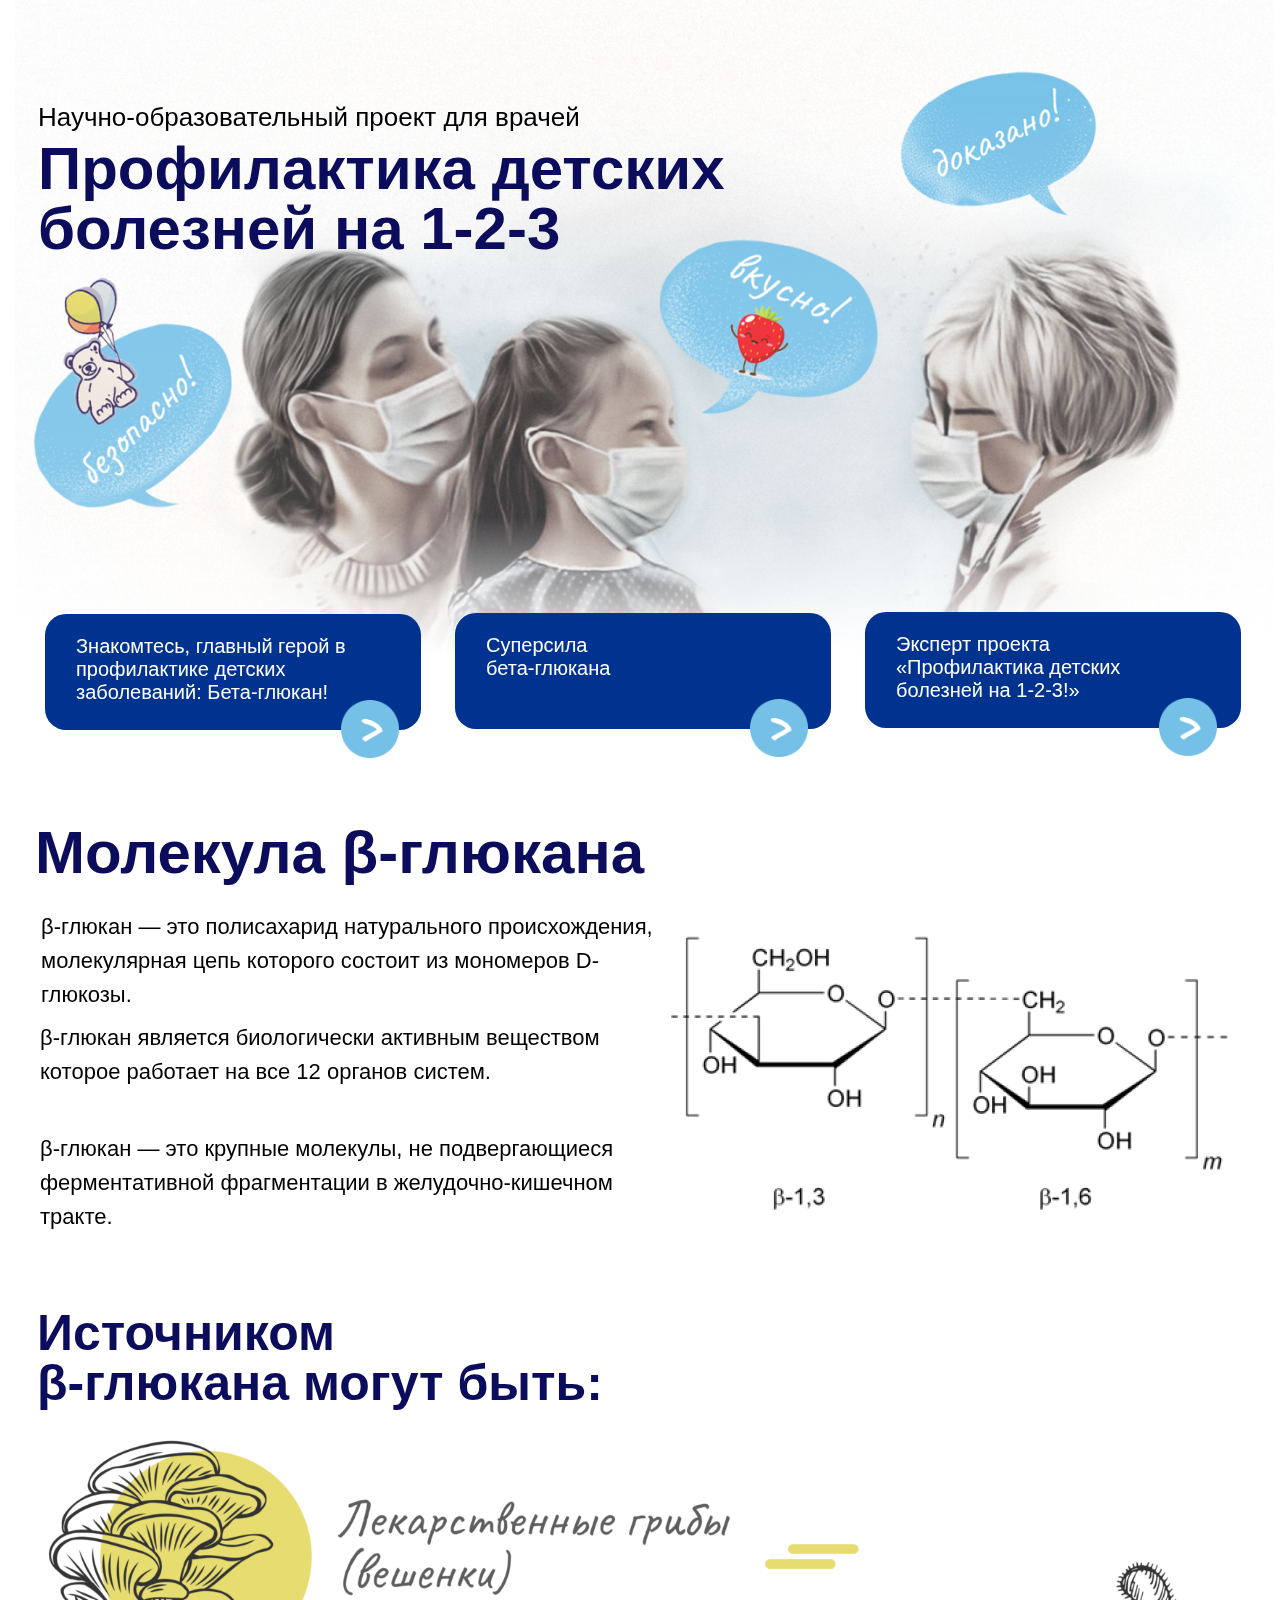
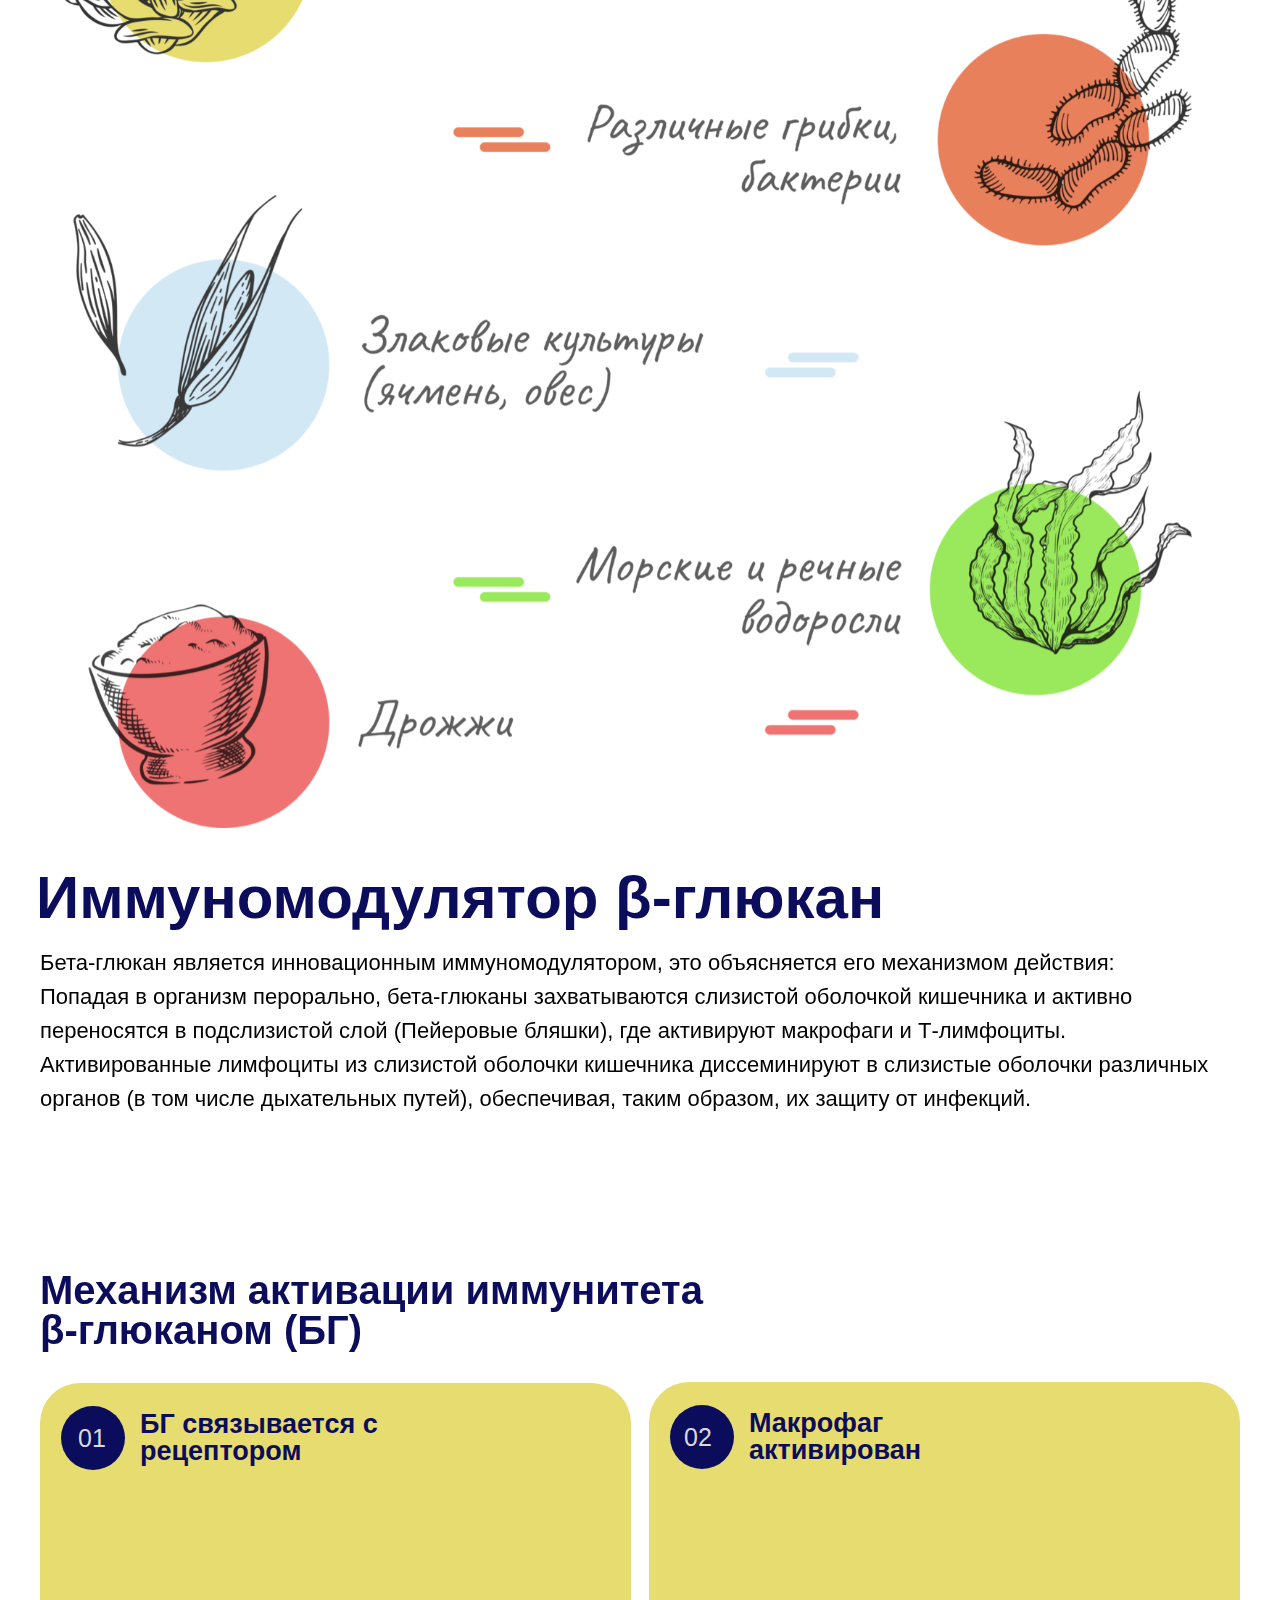
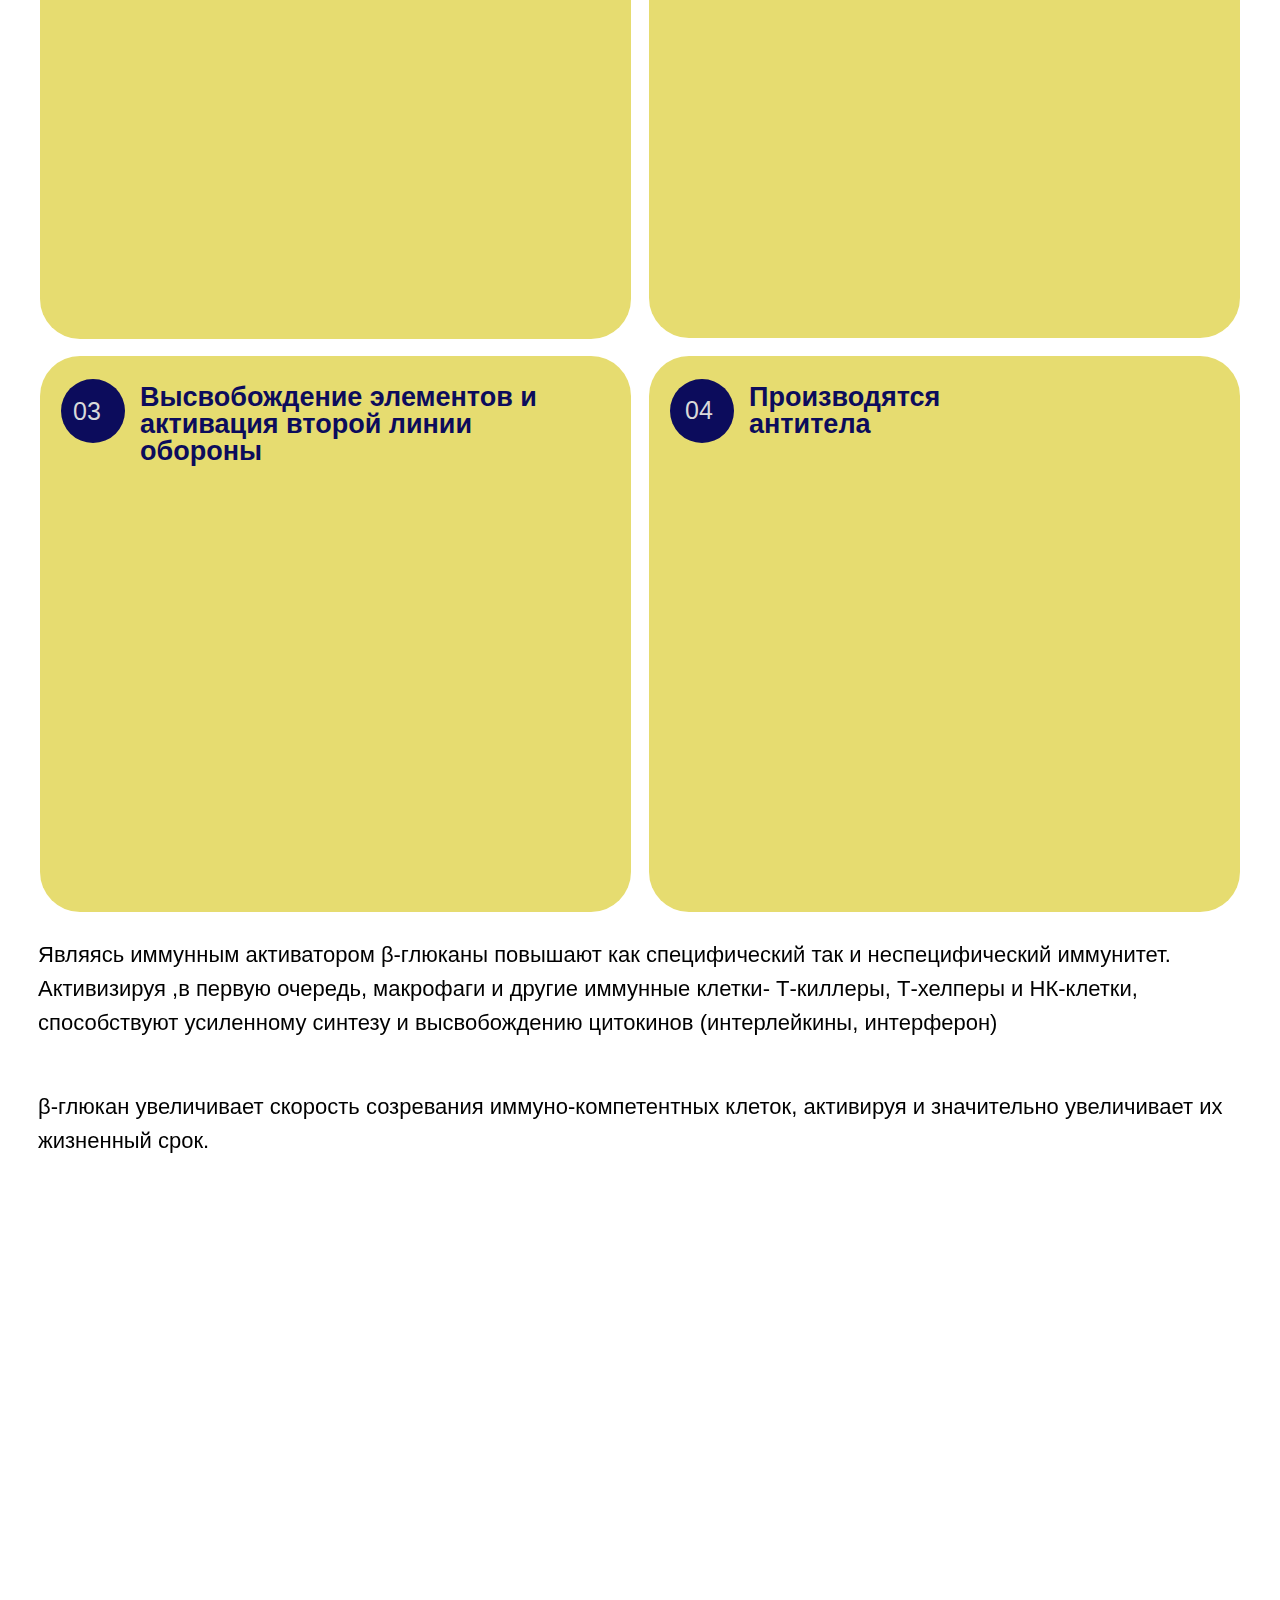
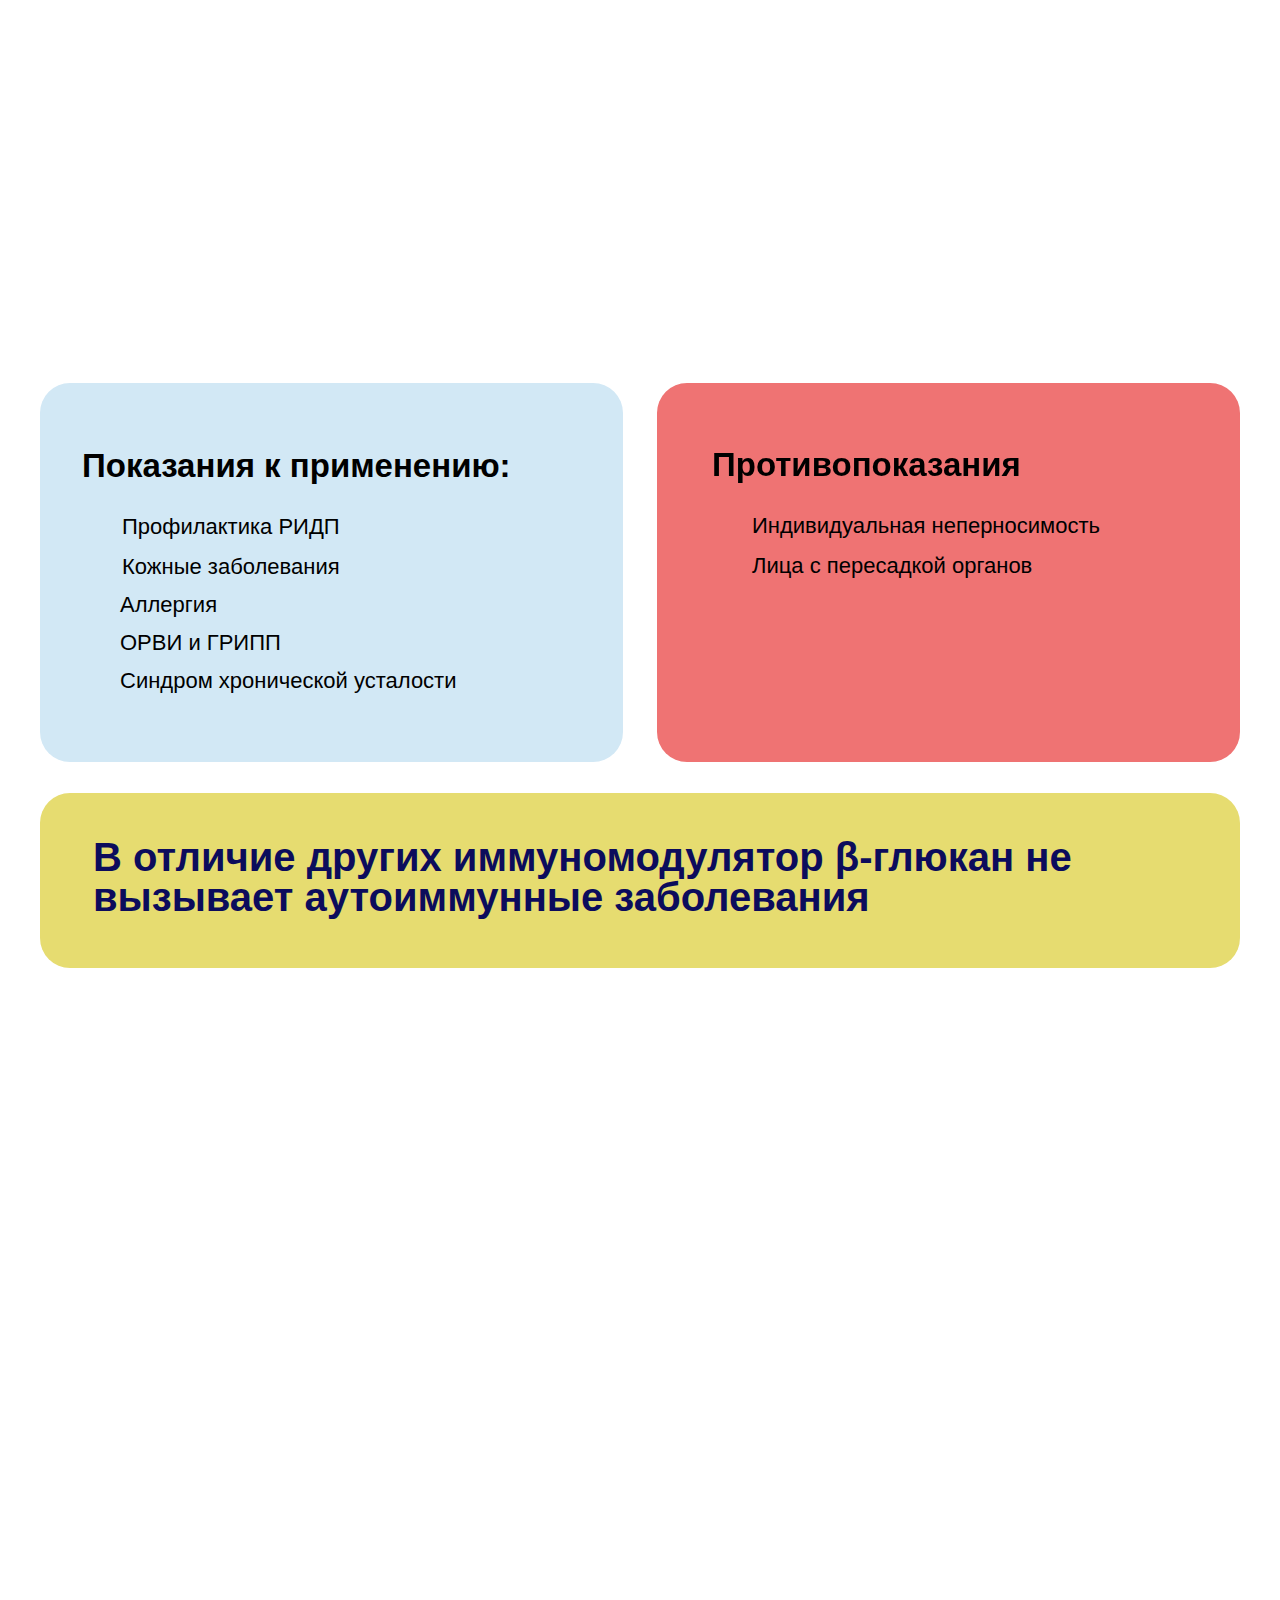
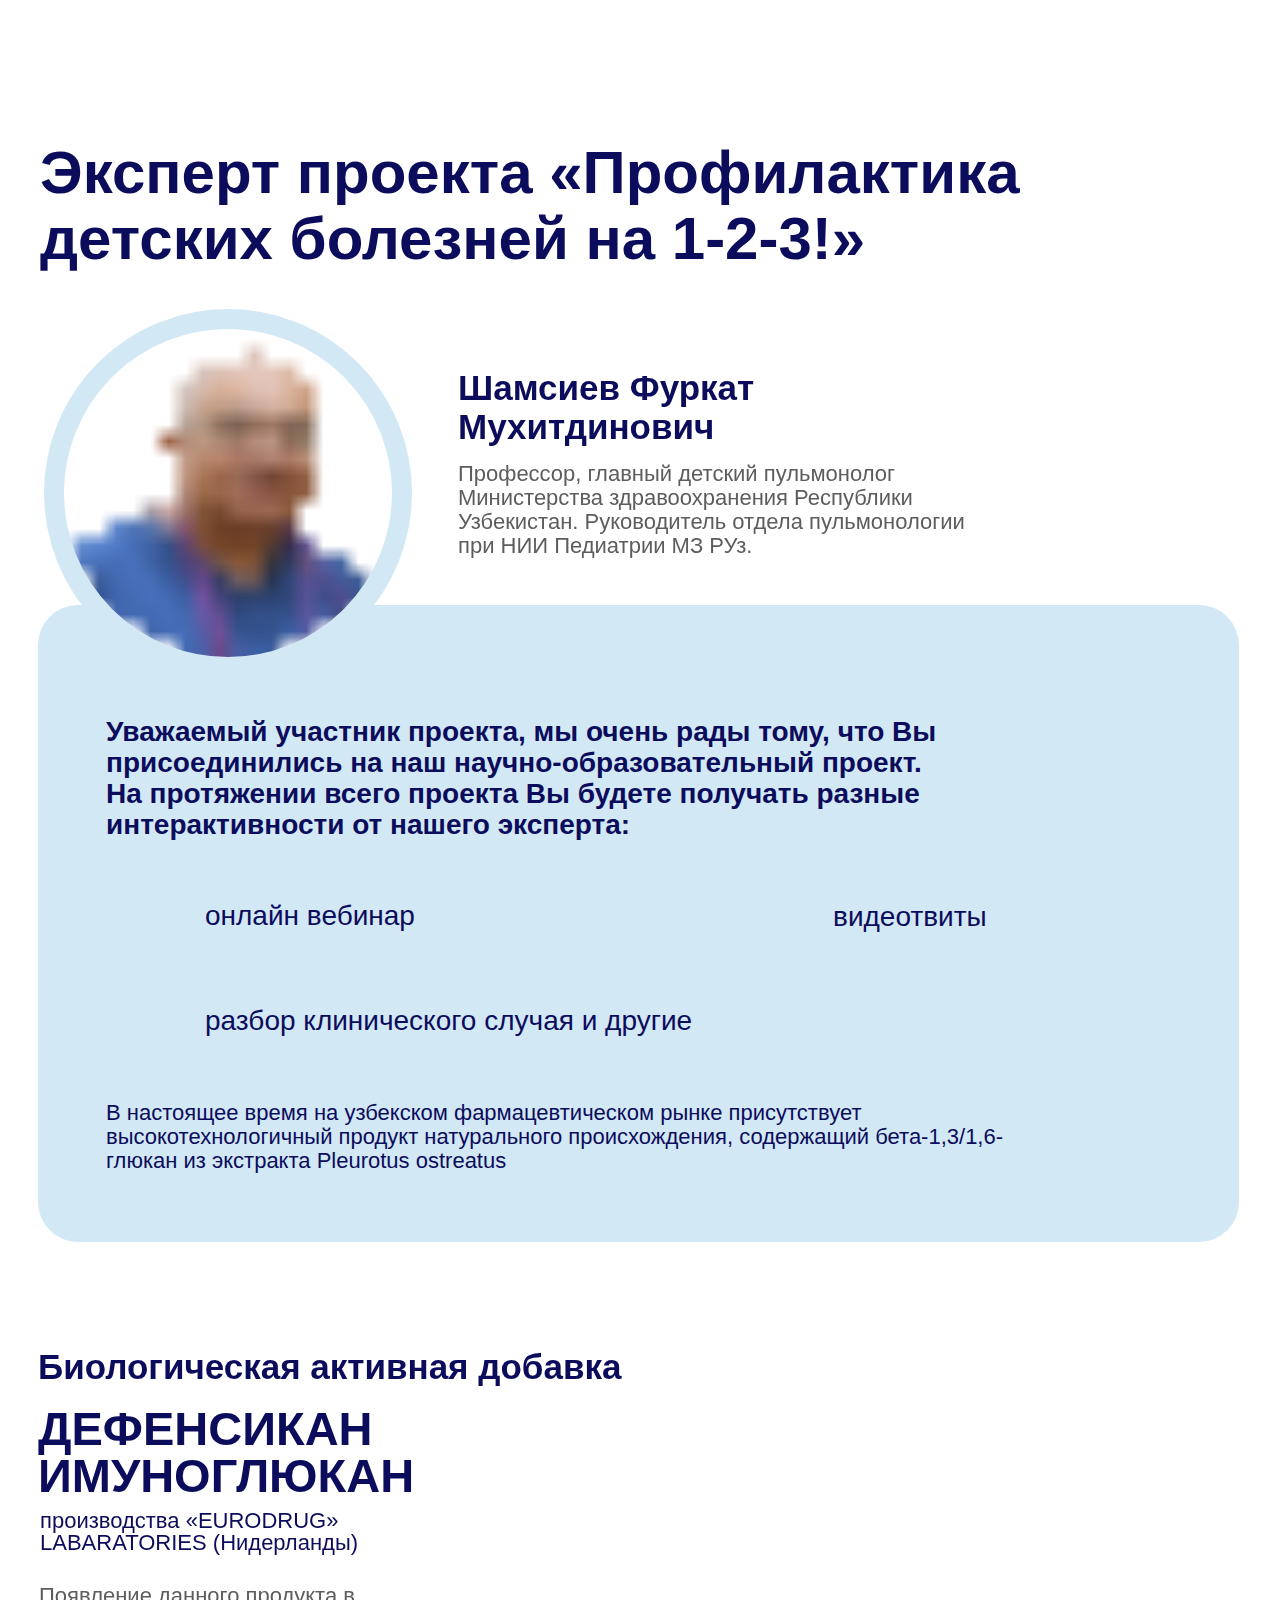
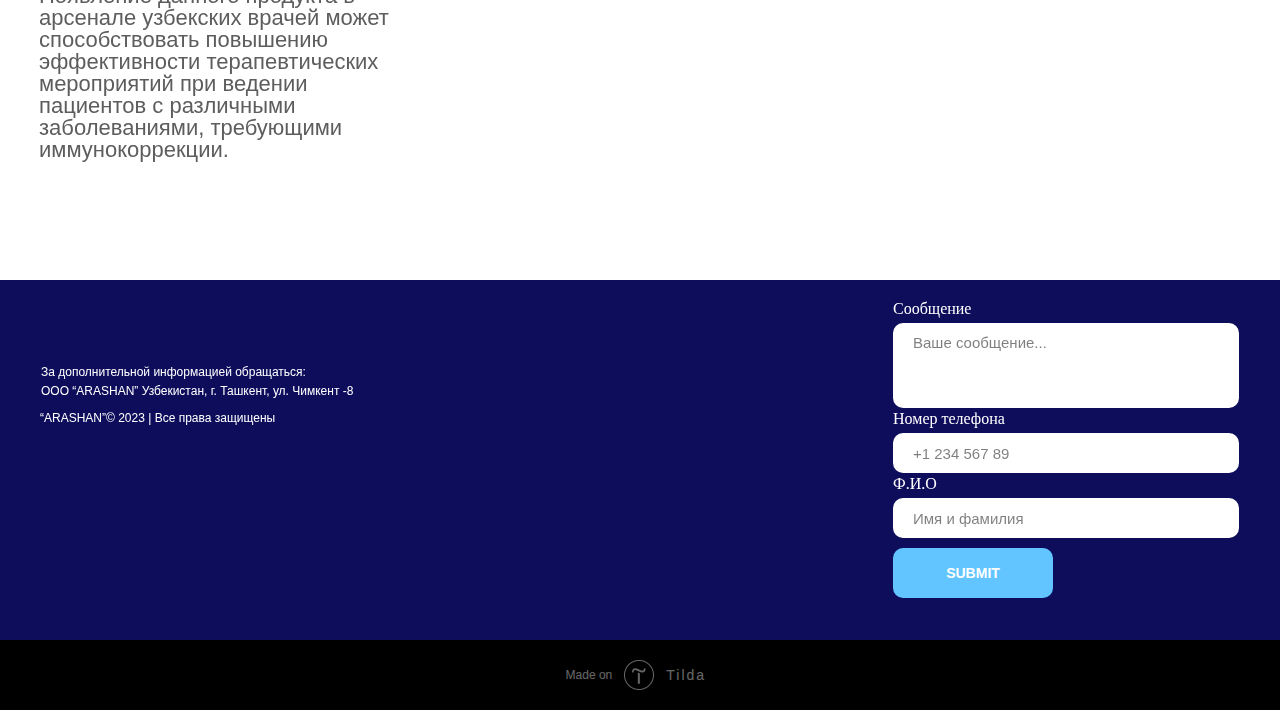
<file: index.html>
<!DOCTYPE html><html><head><meta charset="utf-8" /><meta http-equiv="Content-Type" content="text/html; charset=utf-8" /><meta name="viewport" content="width=device-width, initial-scale=1.0" /> <!--metatextblock--><title>Blank page</title><meta property="og:url" content="http://arashan.tilda.ws" /><meta property="og:title" content="Blank page" /><meta property="og:description" content="" /><meta property="og:type" content="website" /><meta property="og:image" content="images/tild6266-3035-4537-b061-313533663030__thumbnail.png" /><link rel="canonical" href="http://arashan.tilda.ws"><!--/metatextblock--><meta name="format-detection" content="telephone=no" /><meta http-equiv="x-dns-prefetch-control" content="on"><link rel="dns-prefetch" href="https://ws.tildacdn.com"><link rel="shortcut icon" href="images/tildafavicon.ico" type="image/x-icon" /><!-- Assets --><script src="https://neo.tildacdn.com/js/tilda-fallback-1.0.min.js" async charset="utf-8"></script><link rel="stylesheet" href="css/tilda-grid-3.0.min.css" type="text/css" media="all" onerror="this.loaderr='y';"/><link rel="stylesheet" href="css/tilda-blocks-page36663069.min.css?t=1684494282" type="text/css" media="all" onerror="this.loaderr='y';" /><link rel="stylesheet" href="css/tilda-forms-1.0.min.css" type="text/css" media="all" onerror="this.loaderr='y';" /><link rel="stylesheet" href="https://fonts.googleapis.com/css2?family=Caveat:wght@400;600;700" type="text/css" /><link rel="stylesheet" href="css/fonts-tildasans.css" type="text/css" media="all" onerror="this.loaderr='y';" /><script type="text/javascript">(function (d) {
if (!d.visibilityState) {
var s = d.createElement('script');
s.src = 'js/tilda-polyfill-1.0.min.js';
d.getElementsByTagName('head')[0].appendChild(s);
}
})(document);
function t_onReady(func) {
if (document.readyState != 'loading') {
func();
} else {
document.addEventListener('DOMContentLoaded', func);
}
}
function t_onFuncLoad(funcName, okFunc, time) {
if (typeof window[funcName] === 'function') {
okFunc();
} else {
setTimeout(function() {
t_onFuncLoad(funcName, okFunc, time);
},(time || 100));
}
}function t396_initialScale(t){t=document.getElementById("rec"+t);if(t){t=t.querySelector(".t396__artboard");if(t){var e,r=document.documentElement.clientWidth,a=[];if(i=t.getAttribute("data-artboard-screens"))for(var i=i.split(","),l=0;l<i.length;l++)a[l]=parseInt(i[l],10);else a=[320,480,640,960,1200];for(l=0;l<a.length;l++){var o=a[l];o<=r&&(e=o)}var d="edit"===window.allrecords.getAttribute("data-tilda-mode"),n="center"===t396_getFieldValue(t,"valign",e,a),g="grid"===t396_getFieldValue(t,"upscale",e,a),u=t396_getFieldValue(t,"height_vh",e,a),c=t396_getFieldValue(t,"height",e,a),f=!!window.opr&&!!window.opr.addons||!!window.opera||-1!==navigator.userAgent.indexOf(" OPR/");if(!d&&n&&!g&&!u&&c&&!f){for(var h=parseFloat((r/e).toFixed(3)),s=[t,t.querySelector(".t396__carrier"),t.querySelector(".t396__filter")],l=0;l<s.length;l++)s[l].style.height=Math.floor(parseInt(c,10)*h)+"px";for(var _=t.querySelectorAll(".t396__elem"),l=0;l<_.length;l++)_[l].style.zoom=h}}}}function t396_getFieldValue(t,e,r,a){var i=a[a.length-1],l=r===i?t.getAttribute("data-artboard-"+e):t.getAttribute("data-artboard-"+e+"-res-"+r);if(!l)for(var o=0;o<a.length;o++){var d=a[o];if(!(d<=r)&&(l=d===i?t.getAttribute("data-artboard-"+e):t.getAttribute("data-artboard-"+e+"-res-"+d)))break}return l}</script><script src="js/tilda-scripts-3.0.min.js" charset="utf-8" defer onerror="this.loaderr='y';"></script><script src="js/tilda-blocks-page36663069.min.js?t=1684494282" charset="utf-8" async onerror="this.loaderr='y';"></script><script src="js/lazyload-1.3.min.js" charset="utf-8" async onerror="this.loaderr='y';"></script><script src="js/tilda-zero-1.1.min.js" charset="utf-8" async onerror="this.loaderr='y';"></script><script src="js/tilda-forms-1.0.min.js" charset="utf-8" async onerror="this.loaderr='y';"></script><script src="js/tilda-zero-forms-1.0.min.js" charset="utf-8" async onerror="this.loaderr='y';"></script><script src="js/tilda-zero-scale-1.0.min.js" charset="utf-8" async onerror="this.loaderr='y';"></script><script src="js/tilda-events-1.0.min.js" charset="utf-8" async onerror="this.loaderr='y';"></script><script type="text/javascript">window.dataLayer = window.dataLayer || [];</script><script type="text/javascript">(function () {
if((/bot|google|yandex|baidu|bing|msn|duckduckbot|teoma|slurp|crawler|spider|robot|crawling|facebook/i.test(navigator.userAgent))===false && typeof(sessionStorage)!='undefined' && sessionStorage.getItem('visited')!=='y' && document.visibilityState){
var style=document.createElement('style');
style.type='text/css';
style.innerHTML='@media screen and (min-width: 980px) {.t-records {opacity: 0;}.t-records_animated {-webkit-transition: opacity ease-in-out .2s;-moz-transition: opacity ease-in-out .2s;-o-transition: opacity ease-in-out .2s;transition: opacity ease-in-out .2s;}.t-records.t-records_visible {opacity: 1;}}';
document.getElementsByTagName('head')[0].appendChild(style);
function t_setvisRecs(){
var alr=document.querySelectorAll('.t-records');
Array.prototype.forEach.call(alr, function(el) {
el.classList.add("t-records_animated");
});
setTimeout(function () {
Array.prototype.forEach.call(alr, function(el) {
el.classList.add("t-records_visible");
});
sessionStorage.setItem("visited", "y");
}, 400);
} 
document.addEventListener('DOMContentLoaded', t_setvisRecs);
}
})();</script></head><body class="t-body" style="margin:0;"><!--allrecords--><div id="allrecords" data-tilda-export="yes" class="t-records" data-hook="blocks-collection-content-node" data-tilda-project-id="7301605" data-tilda-page-id="36663069" data-tilda-formskey="c939f4a4dbffff48e8704f4b57301605" data-tilda-lazy="yes"><div id="rec592170799" class="r t-rec t-rec_pb_0" style="padding-bottom:0px; " data-animationappear="off" data-record-type="396" ><!-- T396 --><style>#rec592170799 .t396__artboard {height: 780px; background-color: #ffffff; }#rec592170799 .t396__filter {height: 780px; }#rec592170799 .t396__carrier{height: 780px;background-position: center center;background-attachment: scroll;background-size: cover;background-repeat: no-repeat;}@media screen and (max-width: 1199px) {#rec592170799 .t396__artboard {height: 580px;}#rec592170799 .t396__filter {height: 580px;}#rec592170799 .t396__carrier {height: 580px;background-attachment: scroll;}}@media screen and (max-width: 959px) {#rec592170799 .t396__artboard {height: 400px;}#rec592170799 .t396__filter {height: 400px;}#rec592170799 .t396__carrier {height: 400px;background-attachment: scroll;}}@media screen and (max-width: 639px) {#rec592170799 .t396__artboard {height: 330px;}#rec592170799 .t396__filter {height: 330px;}#rec592170799 .t396__carrier {height: 330px;background-attachment: scroll;}}@media screen and (max-width: 479px) {#rec592170799 .t396__artboard {height: 570px;}#rec592170799 .t396__filter {height: 570px;}#rec592170799 .t396__carrier {height: 570px;background-attachment: scroll;}} #rec592170799 .tn-elem[data-elem-id="1470210011265"] { color: #0c0c5c; z-index: 5; top: 139px;left: calc(50% - 600px + -2px);width: 784px;}#rec592170799 .tn-elem[data-elem-id="1470210011265"] .tn-atom { color: #0c0c5c; font-size: 60px; font-family: 'Acrom',Arial,sans-serif; line-height: 1; font-weight: 600; background-position: center center;border-color: transparent ;border-style: solid ; }@media screen and (max-width: 1199px) {#rec592170799 .tn-elem[data-elem-id="1470210011265"] {top: 95px;left: calc(50% - 480px + -1px);width: 574px;}#rec592170799 .tn-elem[data-elem-id="1470210011265"] .tn-atom { font-size: 45px; }}@media screen and (max-width: 959px) {#rec592170799 .tn-elem[data-elem-id="1470210011265"] {top: 53px;left: calc(50% - 320px + 12px);width: 368px;}#rec592170799 .tn-elem[data-elem-id="1470210011265"] .tn-atom { font-size: 25px; }}@media screen and (max-width: 639px) {#rec592170799 .tn-elem[data-elem-id="1470210011265"] {top: 35px;left: calc(50% - 240px + 70px);}#rec592170799 .tn-elem[data-elem-id="1470210011265"] .tn-atom { font-size: 20px; }}@media screen and (max-width: 479px) {#rec592170799 .tn-elem[data-elem-id="1470210011265"] {top: 34px;left: calc(50% - 160px + 9px);width: 303px;}#rec592170799 .tn-elem[data-elem-id="1470210011265"] .tn-atom { font-size: 30px; }} #rec592170799 .tn-elem[data-elem-id="1684326812419"] { color: #000000; z-index: 4; top: 97px;left: calc(50% - 600px + -2px);width: 634px;}#rec592170799 .tn-elem[data-elem-id="1684326812419"] .tn-atom { color: #000000; font-size: 26px; font-family: 'Acrom',Arial,sans-serif; line-height: 1.55; font-weight: 400; background-position: center center;border-color: transparent ;border-style: solid ; }@media screen and (max-width: 1199px) {#rec592170799 .tn-elem[data-elem-id="1684326812419"] {top: 58px;left: calc(50% - 480px + -1px);}#rec592170799 .tn-elem[data-elem-id="1684326812419"] .tn-atom { font-size: 24px; }}@media screen and (max-width: 959px) {#rec592170799 .tn-elem[data-elem-id="1684326812419"] {top: 29px;left: calc(50% - 320px + 12px);width: 435px;}#rec592170799 .tn-elem[data-elem-id="1684326812419"] .tn-atom { font-size: 15px; }}@media screen and (max-width: 639px) {#rec592170799 .tn-elem[data-elem-id="1684326812419"] {top: 17px;left: calc(50% - 240px + 70px);width: 289px;}#rec592170799 .tn-elem[data-elem-id="1684326812419"] .tn-atom { font-size: 12px; }}@media screen and (max-width: 479px) {#rec592170799 .tn-elem[data-elem-id="1684326812419"] {top: 18px;left: calc(50% - 160px + 12px);width: 200px;}#rec592170799 .tn-elem[data-elem-id="1684326812419"] .tn-atom { font-size: 8px; }} #rec592170799 .tn-elem[data-elem-id="1684327657837"] { z-index: 3; top: -1px;left: calc(50% - 600px + -25px);width: 1259px;}#rec592170799 .tn-elem[data-elem-id="1684327657837"] .tn-atom { background-position: center center;border-color: transparent ;border-style: solid ; }@media screen and (max-width: 1199px) {#rec592170799 .tn-elem[data-elem-id="1684327657837"] {top: 42px;left: calc(50% - 480px + 0px);width: 959px;}}@media screen and (max-width: 959px) {#rec592170799 .tn-elem[data-elem-id="1684327657837"] {top: 18px;left: calc(50% - 320px + 23px);width: 593px;}}@media screen and (max-width: 639px) {#rec592170799 .tn-elem[data-elem-id="1684327657837"] {top: 4px;left: calc(50% - 240px + 1px);width: 480px;}}@media screen and (max-width: 479px) {#rec592170799 .tn-elem[data-elem-id="1684327657837"] {top: 91px;left: calc(50% - 160px + 0px);width: 319px;}} #rec592170799 .tn-elem[data-elem-id="1684327812131"] { color: #ffffff; z-index: 51; top: 635px;left: calc(50% - 600px + 36px);width: 274px;}#rec592170799 .tn-elem[data-elem-id="1684327812131"] .tn-atom { color: #ffffff; font-size: 20px; font-family: 'TildaSans',Arial,sans-serif; line-height: 1.15; font-weight: 400; background-position: center center;border-color: transparent ;border-style: solid ; }@media screen and (max-width: 1199px) {#rec592170799 .tn-elem[data-elem-id="1684327812131"] {top: 456px;left: calc(50% - 480px + 28px);width: 217px;}#rec592170799 .tn-elem[data-elem-id="1684327812131"] .tn-atom { font-size: 16px; line-height: 1.05; }}@media screen and (max-width: 959px) {#rec592170799 .tn-elem[data-elem-id="1684327812131"] {top: 321px;left: calc(50% - 320px + 29px);width: 142px;}#rec592170799 .tn-elem[data-elem-id="1684327812131"] .tn-atom { font-size: 11px; line-height: 1.15; }}@media screen and (max-width: 639px) {#rec592170799 .tn-elem[data-elem-id="1684327812131"] {top: 218px;left: calc(50% - 240px + 84px);width: 109px;}#rec592170799 .tn-elem[data-elem-id="1684327812131"] .tn-atom { font-size: 9px; }}@media screen and (max-width: 479px) {#rec592170799 .tn-elem[data-elem-id="1684327812131"] {top: 287px;left: calc(50% - 160px + 37px);width: 217px;}#rec592170799 .tn-elem[data-elem-id="1684327812131"] .tn-atom { font-size: 15px; }} #rec592170799 .tn-elem[data-elem-id="1684327771785"] { z-index: 50; top: 614px;left: calc(50% - 600px + 5px);width: 376px;height:116px;}#rec592170799 .tn-elem[data-elem-id="1684327771785"] .tn-atom {border-radius: 21px; background-color: #00328f; background-position: center center;border-color: transparent ;border-style: solid ; }@media screen and (max-width: 1199px) {#rec592170799 .tn-elem[data-elem-id="1684327771785"] {top: 441px;left: calc(50% - 480px + 3px);width: 300px;height: 94px;}}@media screen and (max-width: 959px) {#rec592170799 .tn-elem[data-elem-id="1684327771785"] {top: 312px;left: calc(50% - 320px + 13px);width: 196px;height: 62px;}}@media screen and (max-width: 639px) {#rec592170799 .tn-elem[data-elem-id="1684327771785"] {top: 206px;left: calc(50% - 240px + 70px);width: 167px;height: 53px;}}@media screen and (max-width: 479px) {#rec592170799 .tn-elem[data-elem-id="1684327771785"] {top: 264px;left: calc(50% - 160px + 12px);width: 298px;height: 95px;}} #rec592170799 .tn-elem[data-elem-id="1684327956599"] { color: #ffffff; z-index: 59; top: 634px;left: calc(50% - 600px + 446px);width: 274px;}#rec592170799 .tn-elem[data-elem-id="1684327956599"] .tn-atom { color: #ffffff; font-size: 20px; font-family: 'TildaSans',Arial,sans-serif; line-height: 1.15; font-weight: 400; background-position: center center;border-color: transparent ;border-style: solid ; }@media screen and (max-width: 1199px) {#rec592170799 .tn-elem[data-elem-id="1684327956599"] {top: 455px;left: calc(50% - 480px + 352px);width: 217px;}#rec592170799 .tn-elem[data-elem-id="1684327956599"] .tn-atom { font-size: 16px; }}@media screen and (max-width: 959px) {#rec592170799 .tn-elem[data-elem-id="1684327956599"] {top: 322px;left: calc(50% - 320px + 241px);width: 142px;}#rec592170799 .tn-elem[data-elem-id="1684327956599"] .tn-atom { font-size: 11px; }}@media screen and (max-width: 639px) {#rec592170799 .tn-elem[data-elem-id="1684327956599"] {top: 220px;left: calc(50% - 240px + 260px);width: 62px;}#rec592170799 .tn-elem[data-elem-id="1684327956599"] .tn-atom { font-size: 9px; }}@media screen and (max-width: 479px) {#rec592170799 .tn-elem[data-elem-id="1684327956599"] {top: 388px;left: calc(50% - 160px + 36px);width: 217px;}#rec592170799 .tn-elem[data-elem-id="1684327956599"] .tn-atom { font-size: 15px; }} #rec592170799 .tn-elem[data-elem-id="1684327956587"] { z-index: 58; top: 613px;left: calc(50% - 600px + 415px);width: 376px;height:116px;}#rec592170799 .tn-elem[data-elem-id="1684327956587"] .tn-atom {border-radius: 21px; background-color: #00328f; background-position: center center;border-color: transparent ;border-style: solid ; }@media screen and (max-width: 1199px) {#rec592170799 .tn-elem[data-elem-id="1684327956587"] {top: 440px;left: calc(50% - 480px + 327px);width: 300px;height: 94px;}}@media screen and (max-width: 959px) {#rec592170799 .tn-elem[data-elem-id="1684327956587"] {top: 312px;left: calc(50% - 320px + 225px);width: 196px;height: 62px;}}@media screen and (max-width: 639px) {#rec592170799 .tn-elem[data-elem-id="1684327956587"] {top: 206px;left: calc(50% - 240px + 244px);width: 167px;height: 53px;}}@media screen and (max-width: 479px) {#rec592170799 .tn-elem[data-elem-id="1684327956587"] {top: 361px;left: calc(50% - 160px + 12px);width: 298px;height: 95px;}} #rec592170799 .tn-elem[data-elem-id="1684327976796"] { color: #ffffff; z-index: 63; top: 633px;left: calc(50% - 600px + 856px);width: 274px;}#rec592170799 .tn-elem[data-elem-id="1684327976796"] .tn-atom { color: #ffffff; font-size: 20px; font-family: 'TildaSans',Arial,sans-serif; line-height: 1.15; font-weight: 400; background-position: center center;border-color: transparent ;border-style: solid ; }@media screen and (max-width: 1199px) {#rec592170799 .tn-elem[data-elem-id="1684327976796"] {top: 455px;left: calc(50% - 480px + 679px);width: 217px;}#rec592170799 .tn-elem[data-elem-id="1684327976796"] .tn-atom { font-size: 16px; -webkit-transform: rotate(0deg);-moz-transform: rotate(0deg);transform: rotate(0deg);}}@media screen and (max-width: 959px) {#rec592170799 .tn-elem[data-elem-id="1684327976796"] {top: 322px;left: calc(50% - 320px + 453px);width: 133px;}#rec592170799 .tn-elem[data-elem-id="1684327976796"] .tn-atom { font-size: 11px; }}@media screen and (max-width: 639px) {#rec592170799 .tn-elem[data-elem-id="1684327976796"] {top: 279px;left: calc(50% - 240px + 172px);width: 128px;}#rec592170799 .tn-elem[data-elem-id="1684327976796"] .tn-atom { font-size: 9px; }}@media screen and (max-width: 479px) {#rec592170799 .tn-elem[data-elem-id="1684327976796"] {top: 478px;left: calc(50% - 160px + 36px);width: 202px;}#rec592170799 .tn-elem[data-elem-id="1684327976796"] .tn-atom { font-size: 15px; }} #rec592170799 .tn-elem[data-elem-id="1684327976802"] { z-index: 60; top: 612px;left: calc(50% - 600px + 825px);width: 376px;height:116px;}#rec592170799 .tn-elem[data-elem-id="1684327976802"] .tn-atom {border-radius: 21px; background-color: #00328f; background-position: center center;border-color: transparent ;border-style: solid ; }@media screen and (max-width: 1199px) {#rec592170799 .tn-elem[data-elem-id="1684327976802"] {top: 440px;left: calc(50% - 480px + 654px);width: 300px;height: 94px;}}@media screen and (max-width: 959px) {#rec592170799 .tn-elem[data-elem-id="1684327976802"] {top: 312px;left: calc(50% - 320px + 437px);width: 196px;height: 62px;}}@media screen and (max-width: 639px) {#rec592170799 .tn-elem[data-elem-id="1684327976802"] {top: 268px;left: calc(50% - 240px + 157px);height: 53px;}}@media screen and (max-width: 479px) {#rec592170799 .tn-elem[data-elem-id="1684327976802"] {top: 458px;left: calc(50% - 160px + 12px);width: 297px;height: 94px;}#rec592170799 .tn-elem[data-elem-id="1684327976802"] .tn-atom { background-attachment: scroll; }} #rec592170799 .tn-elem[data-elem-id="1684474974802"] { z-index: 66; top: 698px;left: calc(50% - 600px + 1119px);width: 58px;}#rec592170799 .tn-elem[data-elem-id="1684474974802"] .tn-atom { background-position: center center;border-color: transparent ;border-style: solid ; }@media screen and (max-width: 1199px) {#rec592170799 .tn-elem[data-elem-id="1684474974802"] {top: 503px;left: calc(50% - 480px + 873px);}}@media screen and (max-width: 959px) {#rec592170799 .tn-elem[data-elem-id="1684474974802"] {top: 351px;left: calc(50% - 320px + 584px);width: 40px;}}@media screen and (max-width: 639px) {#rec592170799 .tn-elem[data-elem-id="1684474974802"] {top: 280px;left: calc(50% - 240px + 314px);width: 30px;}}@media screen and (max-width: 479px) {#rec592170799 .tn-elem[data-elem-id="1684474974802"] {top: 381px;left: calc(50% - 160px + 242px);width: 54px;}} #rec592170799 .tn-elem[data-elem-id="1684475005201"] { z-index: 64; top: 700px;left: calc(50% - 600px + 301px);width: 58px;}#rec592170799 .tn-elem[data-elem-id="1684475005201"] .tn-atom { background-position: center center;border-color: transparent ;border-style: solid ; }@media screen and (max-width: 1199px) {#rec592170799 .tn-elem[data-elem-id="1684475005201"] {top: 503px;left: calc(50% - 480px + 224px);}}@media screen and (max-width: 959px) {#rec592170799 .tn-elem[data-elem-id="1684475005201"] {top: 352px;left: calc(50% - 320px + 161px);width: 40px;}}@media screen and (max-width: 639px) {#rec592170799 .tn-elem[data-elem-id="1684475005201"] {top: 218px;left: calc(50% - 240px + 199px);width: 30px;}}@media screen and (max-width: 479px) {#rec592170799 .tn-elem[data-elem-id="1684475005201"] {top: 285px;left: calc(50% - 160px + 242px);width: 54px;}} #rec592170799 .tn-elem[data-elem-id="1684475010763"] { z-index: 65; top: 699px;left: calc(50% - 600px + 710px);width: 58px;}#rec592170799 .tn-elem[data-elem-id="1684475010763"] .tn-atom { background-position: center center;border-color: transparent ;border-style: solid ; }@media screen and (max-width: 1199px) {#rec592170799 .tn-elem[data-elem-id="1684475010763"] {top: 503px;left: calc(50% - 480px + 547px);}}@media screen and (max-width: 959px) {#rec592170799 .tn-elem[data-elem-id="1684475010763"] {top: 351px;left: calc(50% - 320px + 372px);width: 40px;}}@media screen and (max-width: 639px) {#rec592170799 .tn-elem[data-elem-id="1684475010763"] {top: 218px;left: calc(50% - 240px + 374px);width: 30px;}}@media screen and (max-width: 479px) {#rec592170799 .tn-elem[data-elem-id="1684475010763"] {top: 477px;left: calc(50% - 160px + 242px);width: 54px;}}</style><div class='t396'><div class="t396__artboard" data-artboard-recid="592170799" data-artboard-screens="320,480,640,960,1200" data-artboard-height="780" data-artboard-valign="center" data-artboard-upscale="grid" data-artboard-height-res-320="570" data-artboard-height-res-480="330" data-artboard-height-res-640="400" data-artboard-height-res-960="580" 
><div class="t396__carrier" data-artboard-recid="592170799"></div><div class="t396__filter" data-artboard-recid="592170799"></div><div class='t396__elem tn-elem tn-elem__5921707991470210011265' data-elem-id='1470210011265' data-elem-type='text' data-field-top-value="139" data-field-left-value="-2" data-field-width-value="784" data-field-axisy-value="top" data-field-axisx-value="left" data-field-container-value="grid" data-field-topunits-value="px" data-field-leftunits-value="px" data-field-heightunits-value="" data-field-widthunits-value="px" data-field-top-res-320-value="34" data-field-left-res-320-value="9" data-field-width-res-320-value="303" data-field-top-res-480-value="35" data-field-left-res-480-value="70" data-field-top-res-640-value="53" data-field-left-res-640-value="12" data-field-width-res-640-value="368" data-field-top-res-960-value="95" data-field-left-res-960-value="-1" data-field-width-res-960-value="574" 
><div class='tn-atom'field='tn_text_1470210011265'>Профилактика детских<br>болезней на 1-2-3</div> </div> <div class='t396__elem tn-elem tn-elem__5921707991684326812419' data-elem-id='1684326812419' data-elem-type='text' data-field-top-value="97" data-field-left-value="-2" data-field-width-value="634" data-field-axisy-value="top" data-field-axisx-value="left" data-field-container-value="grid" data-field-topunits-value="px" data-field-leftunits-value="px" data-field-heightunits-value="" data-field-widthunits-value="px" data-field-top-res-320-value="18" data-field-left-res-320-value="12" data-field-width-res-320-value="200" data-field-top-res-480-value="17" data-field-left-res-480-value="70" data-field-width-res-480-value="289" data-field-top-res-640-value="29" data-field-left-res-640-value="12" data-field-width-res-640-value="435" data-field-top-res-960-value="58" data-field-left-res-960-value="-1" 
><div class='tn-atom'field='tn_text_1684326812419'>Научно-образовательный проект для врачей</div> </div> <div class='t396__elem tn-elem tn-elem__5921707991684327657837' data-elem-id='1684327657837' data-elem-type='image' data-field-top-value="-1" data-field-left-value="-25" data-field-width-value="1259" data-field-axisy-value="top" data-field-axisx-value="left" data-field-container-value="grid" data-field-topunits-value="px" data-field-leftunits-value="px" data-field-heightunits-value="" data-field-widthunits-value="px" data-field-filewidth-value="1440" data-field-fileheight-value="830" data-field-top-res-320-value="91" data-field-left-res-320-value="0" data-field-width-res-320-value="319" data-field-top-res-480-value="4" data-field-left-res-480-value="1" data-field-width-res-480-value="480" data-field-top-res-640-value="18" data-field-left-res-640-value="23" data-field-width-res-640-value="593" data-field-top-res-960-value="42" data-field-left-res-960-value="0" data-field-width-res-960-value="959" 
><div class='tn-atom' ><img class='tn-atom__img t-img' data-original='images/tild3831-3262-4739-a535-633164393165__wallpaper.png' imgfield='tn_img_1684327657837'></div></div> <div class='t396__elem tn-elem tn-elem__5921707991684327812131' data-elem-id='1684327812131' data-elem-type='text' data-field-top-value="635" data-field-left-value="36" data-field-width-value="274" data-field-axisy-value="top" data-field-axisx-value="left" data-field-container-value="grid" data-field-topunits-value="px" data-field-leftunits-value="px" data-field-heightunits-value="" data-field-widthunits-value="px" data-field-top-res-320-value="287" data-field-left-res-320-value="37" data-field-width-res-320-value="217" data-field-top-res-480-value="218" data-field-left-res-480-value="84" data-field-width-res-480-value="109" data-field-top-res-640-value="321" data-field-left-res-640-value="29" data-field-width-res-640-value="142" data-field-top-res-960-value="456" data-field-left-res-960-value="28" data-field-width-res-960-value="217" 
><div class='tn-atom'field='tn_text_1684327812131'>Знакомтесь, главный герой в профилактике детских заболеваний: Бета-глюкан!</div> </div> <div class='t396__elem tn-elem tn-elem__5921707991684327771785' data-elem-id='1684327771785' data-elem-type='shape' data-field-top-value="614" data-field-left-value="5" data-field-height-value="116" data-field-width-value="376" data-field-axisy-value="top" data-field-axisx-value="left" data-field-container-value="grid" data-field-topunits-value="px" data-field-leftunits-value="px" data-field-heightunits-value="px" data-field-widthunits-value="px" data-field-top-res-320-value="264" data-field-left-res-320-value="12" data-field-height-res-320-value="95" data-field-width-res-320-value="298" data-field-top-res-480-value="206" data-field-left-res-480-value="70" data-field-height-res-480-value="53" data-field-width-res-480-value="167" data-field-top-res-640-value="312" data-field-left-res-640-value="13" data-field-height-res-640-value="62" data-field-width-res-640-value="196" data-field-top-res-960-value="441" data-field-left-res-960-value="3" data-field-height-res-960-value="94" data-field-width-res-960-value="300" 
><div class='tn-atom' ></div></div> <div class='t396__elem tn-elem tn-elem__5921707991684327956599' data-elem-id='1684327956599' data-elem-type='text' data-field-top-value="634" data-field-left-value="446" data-field-width-value="274" data-field-axisy-value="top" data-field-axisx-value="left" data-field-container-value="grid" data-field-topunits-value="px" data-field-leftunits-value="px" data-field-heightunits-value="" data-field-widthunits-value="px" data-field-top-res-320-value="388" data-field-left-res-320-value="36" data-field-width-res-320-value="217" data-field-top-res-480-value="220" data-field-left-res-480-value="260" data-field-width-res-480-value="62" data-field-top-res-640-value="322" data-field-left-res-640-value="241" data-field-width-res-640-value="142" data-field-top-res-960-value="455" data-field-left-res-960-value="352" data-field-width-res-960-value="217" 
><div class='tn-atom'field='tn_text_1684327956599'>Суперсила<br>бета-глюкана</div> </div> <div class='t396__elem tn-elem tn-elem__5921707991684327956587' data-elem-id='1684327956587' data-elem-type='shape' data-field-top-value="613" data-field-left-value="415" data-field-height-value="116" data-field-width-value="376" data-field-axisy-value="top" data-field-axisx-value="left" data-field-container-value="grid" data-field-topunits-value="px" data-field-leftunits-value="px" data-field-heightunits-value="px" data-field-widthunits-value="px" data-field-top-res-320-value="361" data-field-left-res-320-value="12" data-field-height-res-320-value="95" data-field-width-res-320-value="298" data-field-top-res-480-value="206" data-field-left-res-480-value="244" data-field-height-res-480-value="53" data-field-width-res-480-value="167" data-field-top-res-640-value="312" data-field-left-res-640-value="225" data-field-height-res-640-value="62" data-field-width-res-640-value="196" data-field-top-res-960-value="440" data-field-left-res-960-value="327" data-field-height-res-960-value="94" data-field-width-res-960-value="300" 
><div class='tn-atom' ></div></div> <div class='t396__elem tn-elem tn-elem__5921707991684327976796' data-elem-id='1684327976796' data-elem-type='text' data-field-top-value="633" data-field-left-value="856" data-field-width-value="274" data-field-axisy-value="top" data-field-axisx-value="left" data-field-container-value="grid" data-field-topunits-value="px" data-field-leftunits-value="px" data-field-heightunits-value="" data-field-widthunits-value="px" data-field-top-res-320-value="478" data-field-left-res-320-value="36" data-field-width-res-320-value="202" data-field-top-res-480-value="279" data-field-left-res-480-value="172" data-field-width-res-480-value="128" data-field-top-res-640-value="322" data-field-left-res-640-value="453" data-field-width-res-640-value="133" data-field-top-res-960-value="455" data-field-left-res-960-value="679" data-field-width-res-960-value="217" 
><div class='tn-atom'field='tn_text_1684327976796'>Эксперт проекта<br>«Профилактика детских болезней на 1-2-3!»</div> </div> <div class='t396__elem tn-elem tn-elem__5921707991684327976802' data-elem-id='1684327976802' data-elem-type='shape' data-field-top-value="612" data-field-left-value="825" data-field-height-value="116" data-field-width-value="376" data-field-axisy-value="top" data-field-axisx-value="left" data-field-container-value="grid" data-field-topunits-value="px" data-field-leftunits-value="px" data-field-heightunits-value="px" data-field-widthunits-value="px" data-field-top-res-320-value="458" data-field-left-res-320-value="12" data-field-height-res-320-value="94" data-field-width-res-320-value="297" data-field-top-res-480-value="268" data-field-left-res-480-value="157" data-field-height-res-480-value="53" data-field-top-res-640-value="312" data-field-left-res-640-value="437" data-field-height-res-640-value="62" data-field-width-res-640-value="196" data-field-top-res-960-value="440" data-field-left-res-960-value="654" data-field-height-res-960-value="94" data-field-width-res-960-value="300" 
><div class='tn-atom' ></div></div> <div class='t396__elem tn-elem tn-elem__5921707991684474974802' data-elem-id='1684474974802' data-elem-type='image' data-field-top-value="698" data-field-left-value="1119" data-field-width-value="58" data-field-axisy-value="top" data-field-axisx-value="left" data-field-container-value="grid" data-field-topunits-value="px" data-field-leftunits-value="px" data-field-heightunits-value="" data-field-widthunits-value="px" data-field-filewidth-value="512" data-field-fileheight-value="512" data-field-top-res-320-value="381" data-field-left-res-320-value="242" data-field-width-res-320-value="54" data-field-top-res-480-value="280" data-field-left-res-480-value="314" data-field-width-res-480-value="30" data-field-top-res-640-value="351" data-field-left-res-640-value="584" data-field-width-res-640-value="40" data-field-top-res-960-value="503" data-field-left-res-960-value="873" 
><a class='tn-atom' href="#expert" ><img class='tn-atom__img t-img' data-original='images/tild6265-3262-4436-b734-326132313064__button.png' imgfield='tn_img_1684474974802'></a></div> <div class='t396__elem tn-elem tn-elem__5921707991684475005201' data-elem-id='1684475005201' data-elem-type='image' data-field-top-value="700" data-field-left-value="301" data-field-width-value="58" data-field-axisy-value="top" data-field-axisx-value="left" data-field-container-value="grid" data-field-topunits-value="px" data-field-leftunits-value="px" data-field-heightunits-value="" data-field-widthunits-value="px" data-field-filewidth-value="512" data-field-fileheight-value="512" data-field-top-res-320-value="285" data-field-left-res-320-value="242" data-field-width-res-320-value="54" data-field-top-res-480-value="218" data-field-left-res-480-value="199" data-field-width-res-480-value="30" data-field-top-res-640-value="352" data-field-left-res-640-value="161" data-field-width-res-640-value="40" data-field-top-res-960-value="503" data-field-left-res-960-value="224" 
><a class='tn-atom' href="#hero" ><img class='tn-atom__img t-img' data-original='images/tild6265-3262-4436-b734-326132313064__button.png' imgfield='tn_img_1684475005201'></a></div> <div class='t396__elem tn-elem tn-elem__5921707991684475010763' data-elem-id='1684475010763' data-elem-type='image' data-field-top-value="699" data-field-left-value="710" data-field-width-value="58" data-field-axisy-value="top" data-field-axisx-value="left" data-field-container-value="grid" data-field-topunits-value="px" data-field-leftunits-value="px" data-field-heightunits-value="" data-field-widthunits-value="px" data-field-filewidth-value="512" data-field-fileheight-value="512" data-field-top-res-320-value="477" data-field-left-res-320-value="242" data-field-width-res-320-value="54" data-field-top-res-480-value="218" data-field-left-res-480-value="374" data-field-width-res-480-value="30" data-field-top-res-640-value="351" data-field-left-res-640-value="372" data-field-width-res-640-value="40" data-field-top-res-960-value="503" data-field-left-res-960-value="547" 
><a class='tn-atom' href="#superpower" ><img class='tn-atom__img t-img' data-original='images/tild6265-3262-4436-b734-326132313064__button.png' imgfield='tn_img_1684475010763'></a></div> </div> </div> <script>t_onReady(function () {
t_onFuncLoad('t396_init', function () {
t396_init('592170799');
});
});</script><!-- /T396 --></div><div id="rec592724134" class="r t-rec" style=" " data-animationappear="off" data-record-type="396" ><!-- T396 --><style>#rec592724134 .t396__artboard {height: 500px; background-color: #ffffff; }#rec592724134 .t396__filter {height: 500px; }#rec592724134 .t396__carrier{height: 500px;background-position: center center;background-attachment: scroll;background-size: cover;background-repeat: no-repeat;}@media screen and (max-width: 1199px) {#rec592724134 .t396__artboard {height: 400px;}#rec592724134 .t396__filter {height: 400px;}#rec592724134 .t396__carrier {height: 400px;background-attachment: scroll;}}@media screen and (max-width: 959px) {#rec592724134 .t396__artboard {height: 290px;}#rec592724134 .t396__filter {height: 290px;}#rec592724134 .t396__carrier {height: 290px;background-attachment: scroll;}}@media screen and (max-width: 639px) {#rec592724134 .t396__artboard {height: 250px;}#rec592724134 .t396__filter {height: 250px;}#rec592724134 .t396__carrier {height: 250px;background-attachment: scroll;}}@media screen and (max-width: 479px) {#rec592724134 .t396__artboard {height: 400px;}#rec592724134 .t396__filter {height: 400px;}#rec592724134 .t396__carrier {height: 400px;background-attachment: scroll;}} #rec592724134 .tn-elem[data-elem-id="1470209944682"] { color: #0c0c5c; z-index: 2; top: 43px;left: calc(50% - 600px + -5px);width: 749px;}#rec592724134 .tn-elem[data-elem-id="1470209944682"] .tn-atom { color: #0c0c5c; font-size: 60px; font-family: 'Acrom',Arial,sans-serif; line-height: 1; font-weight: 700; background-position: center center;border-color: transparent ;border-style: solid ; }@media screen and (max-width: 1199px) {#rec592724134 .tn-elem[data-elem-id="1470209944682"] {top: 33px;width: 547px;}#rec592724134 .tn-elem[data-elem-id="1470209944682"] .tn-atom { font-size: 50px; }}@media screen and (max-width: 959px) {#rec592724134 .tn-elem[data-elem-id="1470209944682"] {top: 23px;left: calc(50% - 320px + 9px);width: 434px;}#rec592724134 .tn-elem[data-elem-id="1470209944682"] .tn-atom { font-size: 35px; }}@media screen and (max-width: 639px) {#rec592724134 .tn-elem[data-elem-id="1470209944682"] {top: 26px;left: calc(50% - 240px + 11px);}#rec592724134 .tn-elem[data-elem-id="1470209944682"] .tn-atom { font-size: 30px; }}@media screen and (max-width: 479px) {#rec592724134 .tn-elem[data-elem-id="1470209944682"] {top: 17px;left: calc(50% - 160px + 9px);width: 207px;}} #rec592724134 .tn-elem[data-elem-id="1470210011265"] { color: #000000; z-index: 7; top: 352px;left: calc(50% - 600px + 0px);width: 612px;}#rec592724134 .tn-elem[data-elem-id="1470210011265"] .tn-atom { color: #000000; font-size: 22px; font-family: 'Acrom',Arial,sans-serif; line-height: 1.55; font-weight: 400; background-position: center center;border-color: transparent ;border-style: solid ; }@media screen and (max-width: 1199px) {#rec592724134 .tn-elem[data-elem-id="1470210011265"] {top: 288px;width: 552px;}#rec592724134 .tn-elem[data-elem-id="1470210011265"] .tn-atom { font-size: 19px; }}@media screen and (max-width: 959px) {#rec592724134 .tn-elem[data-elem-id="1470210011265"] {top: 209px;left: calc(50% - 320px + 12px);width: 351px;}#rec592724134 .tn-elem[data-elem-id="1470210011265"] .tn-atom { font-size: 13px; }}@media screen and (max-width: 639px) {#rec592724134 .tn-elem[data-elem-id="1470210011265"] {top: 173px;left: calc(50% - 240px + 10px);width: 277px;}#rec592724134 .tn-elem[data-elem-id="1470210011265"] .tn-atom { font-size: 10px; }}@media screen and (max-width: 479px) {#rec592724134 .tn-elem[data-elem-id="1470210011265"] {top: 343px;left: calc(50% - 160px + 16px);}#rec592724134 .tn-elem[data-elem-id="1470210011265"] {text-align: center;}} #rec592724134 .tn-elem[data-elem-id="1684390805679"] { color: #000000; z-index: 3; top: 130px;left: calc(50% - 600px + 1px);width: 612px;}#rec592724134 .tn-elem[data-elem-id="1684390805679"] .tn-atom { color: #000000; font-size: 22px; font-family: 'Acrom',Arial,sans-serif; line-height: 1.55; font-weight: 400; background-position: center center;border-color: transparent ;border-style: solid ; }@media screen and (max-width: 1199px) {#rec592724134 .tn-elem[data-elem-id="1684390805679"] {top: 120px;width: 552px;}#rec592724134 .tn-elem[data-elem-id="1684390805679"] .tn-atom { font-size: 19px; }}@media screen and (max-width: 959px) {#rec592724134 .tn-elem[data-elem-id="1684390805679"] {top: 79px;left: calc(50% - 320px + 12px);width: 351px;}#rec592724134 .tn-elem[data-elem-id="1684390805679"] .tn-atom { font-size: 13px; }}@media screen and (max-width: 639px) {#rec592724134 .tn-elem[data-elem-id="1684390805679"] {top: 72px;left: calc(50% - 240px + 11px);width: 277px;}#rec592724134 .tn-elem[data-elem-id="1684390805679"] .tn-atom { font-size: 10px; }}@media screen and (max-width: 479px) {#rec592724134 .tn-elem[data-elem-id="1684390805679"] {top: 241px;left: calc(50% - 160px + 18px);}#rec592724134 .tn-elem[data-elem-id="1684390805679"] {text-align: center;}} #rec592724134 .tn-elem[data-elem-id="1684390808394"] { color: #000000; z-index: 6; top: 241px;left: calc(50% - 600px + 0px);width: 612px;}#rec592724134 .tn-elem[data-elem-id="1684390808394"] .tn-atom { color: #000000; font-size: 22px; font-family: 'Acrom',Arial,sans-serif; line-height: 1.55; font-weight: 400; background-position: center center;border-color: transparent ;border-style: solid ; }@media screen and (max-width: 1199px) {#rec592724134 .tn-elem[data-elem-id="1684390808394"] {top: 219px;width: 552px;}#rec592724134 .tn-elem[data-elem-id="1684390808394"] .tn-atom { font-size: 19px; }}@media screen and (max-width: 959px) {#rec592724134 .tn-elem[data-elem-id="1684390808394"] {top: 144px;left: calc(50% - 320px + 12px);width: 351px;}#rec592724134 .tn-elem[data-elem-id="1684390808394"] .tn-atom { font-size: 13px; }}@media screen and (max-width: 639px) {#rec592724134 .tn-elem[data-elem-id="1684390808394"] {top: 122px;left: calc(50% - 240px + 10px);width: 277px;}#rec592724134 .tn-elem[data-elem-id="1684390808394"] .tn-atom { font-size: 10px; }}@media screen and (max-width: 479px) {#rec592724134 .tn-elem[data-elem-id="1684390808394"] {top: 292px;left: calc(50% - 160px + 17px);}#rec592724134 .tn-elem[data-elem-id="1684390808394"] {text-align: center;}} #rec592724134 .tn-elem[data-elem-id="1684390975831"] { z-index: 8; top: 154px;left: calc(50% - 600px + 628px);width: 563px;}#rec592724134 .tn-elem[data-elem-id="1684390975831"] .tn-atom { background-position: center center;border-color: transparent ;border-style: solid ; }@media screen and (max-width: 1199px) {#rec592724134 .tn-elem[data-elem-id="1684390975831"] {top: 139px;left: calc(50% - 480px + 574px);width: 385px;}}@media screen and (max-width: 959px) {#rec592724134 .tn-elem[data-elem-id="1684390975831"] {top: 88px;left: calc(50% - 320px + 357px);width: 280px;}}@media screen and (max-width: 639px) {#rec592724134 .tn-elem[data-elem-id="1684390975831"] {top: 88px;left: calc(50% - 240px + 272px);width: 208px;}}@media screen and (max-width: 479px) {#rec592724134 .tn-elem[data-elem-id="1684390975831"] {top: 96px;left: calc(50% - 160px + 32px);width: 257px;}}</style><div class='t396'><div class="t396__artboard" data-artboard-recid="592724134" data-artboard-screens="320,480,640,960,1200" data-artboard-height="500" data-artboard-valign="center" data-artboard-upscale="grid" data-artboard-height-res-320="400" data-artboard-height-res-480="250" data-artboard-height-res-640="290" data-artboard-height-res-960="400" 
><div class="t396__carrier" data-artboard-recid="592724134"></div><div class="t396__filter" data-artboard-recid="592724134"></div><div class='t396__elem tn-elem tn-elem__5927241341470209944682' data-elem-id='1470209944682' data-elem-type='text' data-field-top-value="43" data-field-left-value="-5" data-field-width-value="749" data-field-axisy-value="top" data-field-axisx-value="left" data-field-container-value="grid" data-field-topunits-value="px" data-field-leftunits-value="px" data-field-heightunits-value="" data-field-widthunits-value="px" data-field-top-res-320-value="17" data-field-left-res-320-value="9" data-field-width-res-320-value="207" data-field-top-res-480-value="26" data-field-left-res-480-value="11" data-field-top-res-640-value="23" data-field-left-res-640-value="9" data-field-width-res-640-value="434" data-field-top-res-960-value="33" data-field-width-res-960-value="547" 
><div class='tn-atom'field='tn_text_1470209944682'>Молекула β-глюкана</div> </div> <div class='t396__elem tn-elem tn-elem__5927241341470210011265' data-elem-id='1470210011265' data-elem-type='text' data-field-top-value="352" data-field-left-value="0" data-field-width-value="612" data-field-axisy-value="top" data-field-axisx-value="left" data-field-container-value="grid" data-field-topunits-value="px" data-field-leftunits-value="px" data-field-heightunits-value="" data-field-widthunits-value="px" data-field-top-res-320-value="343" data-field-left-res-320-value="16" data-field-top-res-480-value="173" data-field-left-res-480-value="10" data-field-width-res-480-value="277" data-field-top-res-640-value="209" data-field-left-res-640-value="12" data-field-width-res-640-value="351" data-field-top-res-960-value="288" data-field-width-res-960-value="552" 
><div class='tn-atom'field='tn_text_1470210011265'>β-глюкан — это крупные молекулы, не подвергающиеся ферментативной фрагментации в желудочно-кишечном тракте.</div> </div> <div class='t396__elem tn-elem tn-elem__5927241341684390805679' data-elem-id='1684390805679' data-elem-type='text' data-field-top-value="130" data-field-left-value="1" data-field-width-value="612" data-field-axisy-value="top" data-field-axisx-value="left" data-field-container-value="grid" data-field-topunits-value="px" data-field-leftunits-value="px" data-field-heightunits-value="" data-field-widthunits-value="px" data-field-top-res-320-value="241" data-field-left-res-320-value="18" data-field-top-res-480-value="72" data-field-left-res-480-value="11" data-field-width-res-480-value="277" data-field-top-res-640-value="79" data-field-left-res-640-value="12" data-field-width-res-640-value="351" data-field-top-res-960-value="120" data-field-width-res-960-value="552" 
><div class='tn-atom'field='tn_text_1684390805679'>β-глюкан — это полисахарид натурального происхождения, молекулярная цепь которого состоит из мономеров D-глюкозы.</div> </div> <div class='t396__elem tn-elem tn-elem__5927241341684390808394' data-elem-id='1684390808394' data-elem-type='text' data-field-top-value="241" data-field-left-value="0" data-field-width-value="612" data-field-axisy-value="top" data-field-axisx-value="left" data-field-container-value="grid" data-field-topunits-value="px" data-field-leftunits-value="px" data-field-heightunits-value="" data-field-widthunits-value="px" data-field-top-res-320-value="292" data-field-left-res-320-value="17" data-field-top-res-480-value="122" data-field-left-res-480-value="10" data-field-width-res-480-value="277" data-field-top-res-640-value="144" data-field-left-res-640-value="12" data-field-width-res-640-value="351" data-field-top-res-960-value="219" data-field-width-res-960-value="552" 
><div class='tn-atom'field='tn_text_1684390808394'>β-глюкан является биологически активным веществом которое работает на все 12 органов систем.</div> </div> <div class='t396__elem tn-elem tn-elem__5927241341684390975831' data-elem-id='1684390975831' data-elem-type='image' data-field-top-value="154" data-field-left-value="628" data-field-width-value="563" data-field-axisy-value="top" data-field-axisx-value="left" data-field-container-value="grid" data-field-topunits-value="px" data-field-leftunits-value="px" data-field-heightunits-value="" data-field-widthunits-value="px" data-field-filewidth-value="563" data-field-fileheight-value="276" data-field-top-res-320-value="96" data-field-left-res-320-value="32" data-field-width-res-320-value="257" data-field-top-res-480-value="88" data-field-left-res-480-value="272" data-field-width-res-480-value="208" data-field-top-res-640-value="88" data-field-left-res-640-value="357" data-field-width-res-640-value="280" data-field-top-res-960-value="139" data-field-left-res-960-value="574" data-field-width-res-960-value="385" 
><div class='tn-atom' ><img class='tn-atom__img t-img' data-original='images/tild6663-3633-4537-b838-656136626431__codes.png' imgfield='tn_img_1684390975831'></div></div> </div> </div> <script>t_onReady(function () {
t_onFuncLoad('t396_init', function () {
t396_init('592724134');
});
});</script><!-- /T396 --></div><div id="rec592732083" class="r t-rec" style=" " data-animationappear="off" data-record-type="396" ><!-- T396 --><style>#rec592732083 .t396__artboard {height: 1150px; background-color: #ffffff; }#rec592732083 .t396__filter {height: 1150px; }#rec592732083 .t396__carrier{height: 1150px;background-position: center center;background-attachment: scroll;background-size: cover;background-repeat: no-repeat;}@media screen and (max-width: 1199px) {#rec592732083 .t396__artboard {height: 950px;}#rec592732083 .t396__filter {height: 950px;}#rec592732083 .t396__carrier {height: 950px;background-attachment: scroll;}}@media screen and (max-width: 959px) {#rec592732083 .t396__artboard {height: 610px;}#rec592732083 .t396__filter {height: 610px;}#rec592732083 .t396__carrier {height: 610px;background-attachment: scroll;}}@media screen and (max-width: 639px) {#rec592732083 .t396__artboard {height: 480px;}#rec592732083 .t396__filter {height: 480px;}#rec592732083 .t396__carrier {height: 480px;background-attachment: scroll;}}@media screen and (max-width: 479px) {#rec592732083 .t396__artboard {height: 390px;}#rec592732083 .t396__filter {height: 390px;}#rec592732083 .t396__carrier {height: 390px;background-attachment: scroll;}} #rec592732083 .tn-elem[data-elem-id="1470209944682"] { color: #0c0c5c; z-index: 2; top: 28px;left: calc(50% - 600px + -3px);width: 920px;}#rec592732083 .tn-elem[data-elem-id="1470209944682"] .tn-atom { color: #0c0c5c; font-size: 50px; font-family: 'Acrom',Arial,sans-serif; line-height: 1; font-weight: 700; background-position: center center;border-color: transparent ;border-style: solid ; }@media screen and (max-width: 1199px) {#rec592732083 .tn-elem[data-elem-id="1470209944682"] {top: 19px;}}@media screen and (max-width: 959px) {#rec592732083 .tn-elem[data-elem-id="1470209944682"] {top: 28px;left: calc(50% - 320px + 9px);width: 556px;}#rec592732083 .tn-elem[data-elem-id="1470209944682"] .tn-atom { font-size: 30px; }}@media screen and (max-width: 639px) {#rec592732083 .tn-elem[data-elem-id="1470209944682"] {top: 18px;left: calc(50% - 240px + 8px);width: 462px;}}@media screen and (max-width: 479px) {#rec592732083 .tn-elem[data-elem-id="1470209944682"] {top: 6px;left: calc(50% - 160px + 0px);width: 319px;}} #rec592732083 .tn-elem[data-elem-id="1684392135557"] { z-index: 3; top: 148px;left: calc(50% - 600px + -18px);width: 1218px;}#rec592732083 .tn-elem[data-elem-id="1684392135557"] .tn-atom { background-position: center center;border-color: transparent ;border-style: solid ; }@media screen and (max-width: 1199px) {#rec592732083 .tn-elem[data-elem-id="1684392135557"] {top: 118px;left: calc(50% - 480px + -2px);width: 964px;}}@media screen and (max-width: 959px) {#rec592732083 .tn-elem[data-elem-id="1684392135557"] {top: 92px;left: calc(50% - 320px + 12px);width: 621px;}}@media screen and (max-width: 639px) {#rec592732083 .tn-elem[data-elem-id="1684392135557"] {top: 90px;width: 458px;}}@media screen and (max-width: 479px) {#rec592732083 .tn-elem[data-elem-id="1684392135557"] {top: 114px;left: calc(50% - 160px + 0px);width: 320px;}}</style><div class='t396'><div class="t396__artboard" data-artboard-recid="592732083" data-artboard-screens="320,480,640,960,1200" data-artboard-height="1150" data-artboard-valign="center" data-artboard-upscale="grid" data-artboard-height-res-320="390" data-artboard-height-res-480="480" data-artboard-height-res-640="610" data-artboard-height-res-960="950" 
><div class="t396__carrier" data-artboard-recid="592732083"></div><div class="t396__filter" data-artboard-recid="592732083"></div><div class='t396__elem tn-elem tn-elem__5927320831470209944682' data-elem-id='1470209944682' data-elem-type='text' data-field-top-value="28" data-field-left-value="-3" data-field-width-value="920" data-field-axisy-value="top" data-field-axisx-value="left" data-field-container-value="grid" data-field-topunits-value="px" data-field-leftunits-value="px" data-field-heightunits-value="" data-field-widthunits-value="px" data-field-top-res-320-value="6" data-field-left-res-320-value="0" data-field-width-res-320-value="319" data-field-top-res-480-value="18" data-field-left-res-480-value="8" data-field-width-res-480-value="462" data-field-top-res-640-value="28" data-field-left-res-640-value="9" data-field-width-res-640-value="556" data-field-top-res-960-value="19" 
><div class='tn-atom'field='tn_text_1470209944682'>Источником <br>β-глюкана могут быть:</div> </div> <div class='t396__elem tn-elem tn-elem__5927320831684392135557' data-elem-id='1684392135557' data-elem-type='image' data-field-top-value="148" data-field-left-value="-18" data-field-width-value="1218" data-field-axisy-value="top" data-field-axisx-value="left" data-field-container-value="grid" data-field-topunits-value="px" data-field-leftunits-value="px" data-field-heightunits-value="" data-field-widthunits-value="px" data-field-filewidth-value="1680" data-field-fileheight-value="1379" data-field-top-res-320-value="114" data-field-left-res-320-value="0" data-field-width-res-320-value="320" data-field-top-res-480-value="90" data-field-width-res-480-value="458" data-field-top-res-640-value="92" data-field-left-res-640-value="12" data-field-width-res-640-value="621" data-field-top-res-960-value="118" data-field-left-res-960-value="-2" data-field-width-res-960-value="964" 
><div class='tn-atom' ><img class='tn-atom__img t-img' data-original='images/tild3163-6230-4133-a132-313561393663__mushs.png' imgfield='tn_img_1684392135557'></div></div> </div> </div> <script>t_onReady(function () {
t_onFuncLoad('t396_init', function () {
t396_init('592732083');
});
});</script><!-- /T396 --></div><div id="rec592738825" class="r t-rec" style=" " data-animationappear="off" data-record-type="396" ><!-- T396 --><style>#rec592738825 .t396__artboard {height: 380px; background-color: #ffffff; }#rec592738825 .t396__filter {height: 380px; }#rec592738825 .t396__carrier{height: 380px;background-position: center center;background-attachment: scroll;background-size: cover;background-repeat: no-repeat;}@media screen and (max-width: 1199px) {#rec592738825 .t396__artboard {}#rec592738825 .t396__filter {}#rec592738825 .t396__carrier {background-attachment: scroll;}}@media screen and (max-width: 959px) {#rec592738825 .t396__artboard {height: 330px;}#rec592738825 .t396__filter {height: 330px;}#rec592738825 .t396__carrier {height: 330px;background-attachment: scroll;}}@media screen and (max-width: 639px) {#rec592738825 .t396__artboard {height: 180px;}#rec592738825 .t396__filter {height: 180px;}#rec592738825 .t396__carrier {height: 180px;background-attachment: scroll;}}@media screen and (max-width: 479px) {#rec592738825 .t396__artboard {height: 320px;}#rec592738825 .t396__filter {height: 320px;}#rec592738825 .t396__carrier {height: 320px;background-attachment: scroll;}} #rec592738825 .tn-elem[data-elem-id="1470209944682"] { color: #0c0c5c; z-index: 2; top: 38px;left: calc(50% - 600px + -4px);width: 849px;}#rec592738825 .tn-elem[data-elem-id="1470209944682"] .tn-atom { color: #0c0c5c; font-size: 60px; font-family: 'Arial',Arial,sans-serif; line-height: 1; font-weight: 700; background-position: center center;border-color: transparent ;border-style: solid ; }@media screen and (max-width: 1199px) {#rec592738825 .tn-elem[data-elem-id="1470209944682"] .tn-atom { font-size: 50px; }}@media screen and (max-width: 959px) {#rec592738825 .tn-elem[data-elem-id="1470209944682"] {top: 25px;left: calc(50% - 320px + 9px);width: 503px;}#rec592738825 .tn-elem[data-elem-id="1470209944682"] .tn-atom { font-size: 35px; }}@media screen and (max-width: 639px) {#rec592738825 .tn-elem[data-elem-id="1470209944682"] {top: 18px;width: 428px;}#rec592738825 .tn-elem[data-elem-id="1470209944682"] .tn-atom { font-size: 30px; }}@media screen and (max-width: 479px) {#rec592738825 .tn-elem[data-elem-id="1470209944682"] {top: 12px;left: calc(50% - 160px + -2px);width: 316px;}#rec592738825 .tn-elem[data-elem-id="1470209944682"] {text-align: center;}} #rec592738825 .tn-elem[data-elem-id="1470210011265"] { color: #000000; z-index: 3; top: 116px;left: calc(50% - 600px + 0px);width: 1197px;}#rec592738825 .tn-elem[data-elem-id="1470210011265"] .tn-atom { color: #000000; font-size: 22px; font-family: 'Acrom',Arial,sans-serif; line-height: 1.55; font-weight: 400; background-position: center center;border-color: transparent ;border-style: solid ; }@media screen and (max-width: 1199px) {#rec592738825 .tn-elem[data-elem-id="1470210011265"] {top: 110px;width: 960px;}}@media screen and (max-width: 959px) {#rec592738825 .tn-elem[data-elem-id="1470210011265"] {top: 73px;left: calc(50% - 320px + 9px);width: 621px;}#rec592738825 .tn-elem[data-elem-id="1470210011265"] .tn-atom { font-size: 18px; }}@media screen and (max-width: 639px) {#rec592738825 .tn-elem[data-elem-id="1470210011265"] {top: 59px;width: 464px;}#rec592738825 .tn-elem[data-elem-id="1470210011265"] .tn-atom { font-size: 10px; }}@media screen and (max-width: 479px) {#rec592738825 .tn-elem[data-elem-id="1470210011265"] {top: 84px;left: calc(50% - 160px + 0px);width: 318px;}#rec592738825 .tn-elem[data-elem-id="1470210011265"] {text-align: center;}#rec592738825 .tn-elem[data-elem-id="1470210011265"] .tn-atom { font-size: 12px; }}</style><div class='t396'><div class="t396__artboard" data-artboard-recid="592738825" data-artboard-screens="320,480,640,960,1200" data-artboard-height="380" data-artboard-valign="center" data-artboard-upscale="grid" data-artboard-height-res-320="320" data-artboard-height-res-480="180" data-artboard-height-res-640="330" 
><div class="t396__carrier" data-artboard-recid="592738825"></div><div class="t396__filter" data-artboard-recid="592738825"></div><div class='t396__elem tn-elem tn-elem__5927388251470209944682' data-elem-id='1470209944682' data-elem-type='text' data-field-top-value="38" data-field-left-value="-4" data-field-width-value="849" data-field-axisy-value="top" data-field-axisx-value="left" data-field-container-value="grid" data-field-topunits-value="px" data-field-leftunits-value="px" data-field-heightunits-value="" data-field-widthunits-value="px" data-field-top-res-320-value="12" data-field-left-res-320-value="-2" data-field-width-res-320-value="316" data-field-top-res-480-value="18" data-field-width-res-480-value="428" data-field-top-res-640-value="25" data-field-left-res-640-value="9" data-field-width-res-640-value="503" 
><div class='tn-atom'field='tn_text_1470209944682'>Иммуномодулятор β-глюкан</div> </div> <div class='t396__elem tn-elem tn-elem__5927388251470210011265' data-elem-id='1470210011265' data-elem-type='text' data-field-top-value="116" data-field-left-value="0" data-field-width-value="1197" data-field-axisy-value="top" data-field-axisx-value="left" data-field-container-value="grid" data-field-topunits-value="px" data-field-leftunits-value="px" data-field-heightunits-value="" data-field-widthunits-value="px" data-field-top-res-320-value="84" data-field-left-res-320-value="0" data-field-width-res-320-value="318" data-field-top-res-480-value="59" data-field-width-res-480-value="464" data-field-top-res-640-value="73" data-field-left-res-640-value="9" data-field-width-res-640-value="621" data-field-top-res-960-value="110" data-field-width-res-960-value="960" 
><div class='tn-atom'field='tn_text_1470210011265'>Бета-глюкан является инновационным иммуномодулятором, это объясняется его механизмом действия:<br>Попадая в организм перорально, бета-глюканы захватываются слизистой оболочкой кишечника и активно переносятся в подслизистой слой (Пейеровые бляшки), где активируют макрофаги и Т-лимфоциты. Активированные лимфоциты из слизистой оболочки кишечника диссеминируют в слизистые оболочки различных органов (в том числе дыхательных путей), обеспечивая, таким образом, их защиту от инфекций.</div> </div> </div> </div> <script>t_onReady(function () {
t_onFuncLoad('t396_init', function () {
t396_init('592738825');
});
});</script><!-- /T396 --></div><div id="rec592742856" class="r t-rec" style=" " data-animationappear="off" data-record-type="396" ><!-- T396 --><style>#rec592742856 .t396__artboard {height: 1570px; background-color: #ffffff; }#rec592742856 .t396__filter {height: 1570px; }#rec592742856 .t396__carrier{height: 1570px;background-position: center center;background-attachment: scroll;background-size: cover;background-repeat: no-repeat;}@media screen and (max-width: 1199px) {#rec592742856 .t396__artboard {height: 1300px;}#rec592742856 .t396__filter {height: 1300px;}#rec592742856 .t396__carrier {height: 1300px;background-attachment: scroll;}}@media screen and (max-width: 959px) {#rec592742856 .t396__artboard {height: 890px;}#rec592742856 .t396__filter {height: 890px;}#rec592742856 .t396__carrier {height: 890px;background-attachment: scroll;}}@media screen and (max-width: 639px) {#rec592742856 .t396__artboard {height: 700px;}#rec592742856 .t396__filter {height: 700px;}#rec592742856 .t396__carrier {height: 700px;background-attachment: scroll;}}@media screen and (max-width: 479px) {#rec592742856 .t396__artboard {height: 1540px;}#rec592742856 .t396__filter {height: 1540px;}#rec592742856 .t396__carrier {height: 1540px;background-attachment: scroll;}} #rec592742856 .tn-elem[data-elem-id="1684394153442"] { color: #0c0c5c; z-index: 2; top: 60px;left: calc(50% - 600px + 0px);width: 671px;}#rec592742856 .tn-elem[data-elem-id="1684394153442"] .tn-atom { color: #0c0c5c; font-size: 40px; font-family: 'Arial',Arial,sans-serif; line-height: 1; font-weight: 700; background-position: center center;border-color: transparent ;border-style: solid ; }@media screen and (max-width: 1199px) {#rec592742856 .tn-elem[data-elem-id="1684394153442"] {top: 30px;}}@media screen and (max-width: 959px) {#rec592742856 .tn-elem[data-elem-id="1684394153442"] {top: 29px;left: calc(50% - 320px + 8px);width: 625px;}#rec592742856 .tn-elem[data-elem-id="1684394153442"] .tn-atom { font-size: 35px; }}@media screen and (max-width: 639px) {#rec592742856 .tn-elem[data-elem-id="1684394153442"] {width: 464px;}#rec592742856 .tn-elem[data-elem-id="1684394153442"] .tn-atom { font-size: 30px; }}@media screen and (max-width: 479px) {#rec592742856 .tn-elem[data-elem-id="1684394153442"] {top: 28px;left: calc(50% - 160px + -1px);width: 322px;}} #rec592742856 .tn-elem[data-elem-id="1684394752989"] { color: #000000; z-index: 101; top: 1480px;left: calc(50% - 600px + -2px);width: 1201px;}#rec592742856 .tn-elem[data-elem-id="1684394752989"] .tn-atom { color: #000000; font-size: 22px; font-family: 'Acrom',Arial,sans-serif; line-height: 1.55; font-weight: 400; background-position: center center;border-color: transparent ;border-style: solid ; }@media screen and (max-width: 1199px) {#rec592742856 .tn-elem[data-elem-id="1684394752989"] {top: 1218px;left: calc(50% - 480px + 0px);width: 961px;}}@media screen and (max-width: 959px) {#rec592742856 .tn-elem[data-elem-id="1684394752989"] {top: 839px;left: calc(50% - 320px + 12px);width: 621px;}#rec592742856 .tn-elem[data-elem-id="1684394752989"] .tn-atom { font-size: 13px; }}@media screen and (max-width: 639px) {#rec592742856 .tn-elem[data-elem-id="1684394752989"] {top: 660px;left: calc(50% - 240px + 10px);width: 461px;}#rec592742856 .tn-elem[data-elem-id="1684394752989"] .tn-atom { font-size: 10px; }}@media screen and (max-width: 479px) {#rec592742856 .tn-elem[data-elem-id="1684394752989"] {top: 1476px;left: calc(50% - 160px + 0px);width: 319px;}#rec592742856 .tn-elem[data-elem-id="1684394752989"] {text-align: center;}} #rec592742856 .tn-elem[data-elem-id="1684394798513"] { color: #000000; z-index: 100; top: 1328px;left: calc(50% - 600px + -2px);width: 1201px;}#rec592742856 .tn-elem[data-elem-id="1684394798513"] .tn-atom { color: #000000; font-size: 22px; font-family: 'Acrom',Arial,sans-serif; line-height: 1.55; font-weight: 400; background-position: center center;border-color: transparent ;border-style: solid ; }@media screen and (max-width: 1199px) {#rec592742856 .tn-elem[data-elem-id="1684394798513"] {top: 1066px;left: calc(50% - 480px + 0px);width: 961px;}}@media screen and (max-width: 959px) {#rec592742856 .tn-elem[data-elem-id="1684394798513"] {top: 749px;left: calc(50% - 320px + 12px);width: 621px;}#rec592742856 .tn-elem[data-elem-id="1684394798513"] .tn-atom { font-size: 13px; }}@media screen and (max-width: 639px) {#rec592742856 .tn-elem[data-elem-id="1684394798513"] {top: 585px;left: calc(50% - 240px + 10px);width: 461px;}#rec592742856 .tn-elem[data-elem-id="1684394798513"] .tn-atom { font-size: 10px; }}@media screen and (max-width: 479px) {#rec592742856 .tn-elem[data-elem-id="1684394798513"] {top: 1371px;left: calc(50% - 160px + 1px);width: 319px;}#rec592742856 .tn-elem[data-elem-id="1684394798513"] {text-align: center;}} #rec592742856 .tn-elem[data-elem-id="1684394442486"] { z-index: 65; top: 296px;left: calc(50% - 600px + 68px);width: 468px;}#rec592742856 .tn-elem[data-elem-id="1684394442486"] .tn-atom { background-position: center center;border-color: transparent ;border-style: solid ; }@media screen and (max-width: 1199px) {#rec592742856 .tn-elem[data-elem-id="1684394442486"] {top: 240px;left: calc(50% - 480px + 54px);width: 374px;}}@media screen and (max-width: 959px) {#rec592742856 .tn-elem[data-elem-id="1684394442486"] {top: 213px;left: calc(50% - 320px + 46px);width: 241px;}}@media screen and (max-width: 639px) {#rec592742856 .tn-elem[data-elem-id="1684394442486"] {top: 181px;left: calc(50% - 240px + 34px);width: 180px;}}@media screen and (max-width: 479px) {#rec592742856 .tn-elem[data-elem-id="1684394442486"] {top: 199px;left: calc(50% - 160px + 36px);width: 251px;}} #rec592742856 .tn-elem[data-elem-id="1470209944682"] { color: #0c0c5c; z-index: 62; top: 201px;left: calc(50% - 600px + 100px);width: 258px;}#rec592742856 .tn-elem[data-elem-id="1470209944682"] .tn-atom { color: #0c0c5c; font-size: 27px; font-family: 'Arial',Arial,sans-serif; line-height: 1; font-weight: 700; background-position: center center;border-color: transparent ;border-style: solid ; }@media screen and (max-width: 1199px) {#rec592742856 .tn-elem[data-elem-id="1470209944682"] {top: 164px;left: calc(50% - 480px + 80px);width: 208px;}#rec592742856 .tn-elem[data-elem-id="1470209944682"] .tn-atom { font-size: 22px; }}@media screen and (max-width: 959px) {#rec592742856 .tn-elem[data-elem-id="1470209944682"] {top: 164px;left: calc(50% - 320px + 63px);}#rec592742856 .tn-elem[data-elem-id="1470209944682"] .tn-atom { font-size: 15px; }}@media screen and (max-width: 639px) {#rec592742856 .tn-elem[data-elem-id="1470209944682"] {top: 145px;left: calc(50% - 240px + 47px);width: 155px;}#rec592742856 .tn-elem[data-elem-id="1470209944682"] .tn-atom { font-size: 11px; }}@media screen and (max-width: 479px) {#rec592742856 .tn-elem[data-elem-id="1470209944682"] {top: 148px;left: calc(50% - 160px + 54px);width: 170px;}#rec592742856 .tn-elem[data-elem-id="1470209944682"] .tn-atom { font-size: 13px; }} #rec592742856 .tn-elem[data-elem-id="1684394066963"] { color: #d9d9d9; z-index: 59; top: 209px;left: calc(50% - 600px + 38px);width: 23px;}#rec592742856 .tn-elem[data-elem-id="1684394066963"] .tn-atom { color: #d9d9d9; font-size: 25px; font-family: 'Acrom',Arial,sans-serif; line-height: 1.55; font-weight: 400; background-position: center center;border-color: transparent ;border-style: solid ; }@media screen and (max-width: 1199px) {#rec592742856 .tn-elem[data-elem-id="1684394066963"] {top: 167px;left: calc(50% - 480px + 27px);width: 30px;}}@media screen and (max-width: 959px) {#rec592742856 .tn-elem[data-elem-id="1684394066963"] {top: 166px;left: calc(50% - 320px + 30px);width: 22px;}#rec592742856 .tn-elem[data-elem-id="1684394066963"] .tn-atom { font-size: 16px; }}@media screen and (max-width: 639px) {#rec592742856 .tn-elem[data-elem-id="1684394066963"] {top: 147px;left: calc(50% - 240px + 22px);width: 16px;}#rec592742856 .tn-elem[data-elem-id="1684394066963"] .tn-atom { font-size: 11px; }}@media screen and (max-width: 479px) {#rec592742856 .tn-elem[data-elem-id="1684394066963"] {top: 152px;left: calc(50% - 160px + 19px);width: 22px;}#rec592742856 .tn-elem[data-elem-id="1684394066963"] .tn-atom { font-size: 15px; }} #rec592742856 .tn-elem[data-elem-id="1684393993563"] { z-index: 56; top: 196px;left: calc(50% - 600px + 21px);width: 64px;height:64px;}#rec592742856 .tn-elem[data-elem-id="1684393993563"] .tn-atom {border-radius: 3000px; background-color: #0c0c5c; background-position: center center;border-color: transparent ;border-style: solid ; }@media screen and (max-width: 1199px) {#rec592742856 .tn-elem[data-elem-id="1684393993563"] {top: 160px;left: calc(50% - 480px + 17px);width: 51px;height: 51px;}}@media screen and (max-width: 959px) {#rec592742856 .tn-elem[data-elem-id="1684393993563"] {top: 162px;left: calc(50% - 320px + 23px);width: 33px;height: 33px;}}@media screen and (max-width: 639px) {#rec592742856 .tn-elem[data-elem-id="1684393993563"] {top: 143px;left: calc(50% - 240px + 17px);width: 24px;height: 24px;}}@media screen and (max-width: 479px) {#rec592742856 .tn-elem[data-elem-id="1684393993563"] {top: 146px;left: calc(50% - 160px + 12px);width: 34px;height: 34px;}} #rec592742856 .tn-elem[data-elem-id="1684393778628"] { z-index: 53; top: 173px;left: calc(50% - 600px + 0px);width: 591px;height:556px;}#rec592742856 .tn-elem[data-elem-id="1684393778628"] .tn-atom {border-radius: 40px; background-color: #e6dc70; background-position: center center;border-color: transparent ;border-style: solid ; }@media screen and (max-width: 1199px) {#rec592742856 .tn-elem[data-elem-id="1684393778628"] {top: 142px;left: calc(50% - 480px + 0px);width: 473px;height: 445px;}}@media screen and (max-width: 959px) {#rec592742856 .tn-elem[data-elem-id="1684393778628"] {top: 150px;left: calc(50% - 320px + 12px);width: 305px;height: 287px;}}@media screen and (max-width: 639px) {#rec592742856 .tn-elem[data-elem-id="1684393778628"] {top: 134px;left: calc(50% - 240px + 9px);width: 227px;height: 214px;border-radius: 20px;}#rec592742856 .tn-elem[data-elem-id="1684393778628"] .tn-atom {border-radius: 20px; background-attachment: scroll; }}@media screen and (max-width: 479px) {#rec592742856 .tn-elem[data-elem-id="1684393778628"] {top: 133px;left: calc(50% - 160px + 1px);width: 317px;height: 299px;}} #rec592742856 .tn-elem[data-elem-id="1684394513893"] { z-index: 82; top: 317px;left: calc(50% - 600px + 735px);width: 313px;}#rec592742856 .tn-elem[data-elem-id="1684394513893"] .tn-atom { background-position: center center;border-color: transparent ;border-style: solid ; }@media screen and (max-width: 1199px) {#rec592742856 .tn-elem[data-elem-id="1684394513893"] {top: 258px;left: calc(50% - 480px + 599px);width: 259px;}}@media screen and (max-width: 959px) {#rec592742856 .tn-elem[data-elem-id="1684394513893"] {top: 227px;left: calc(50% - 320px + 400px);width: 157px;}}@media screen and (max-width: 639px) {#rec592742856 .tn-elem[data-elem-id="1684394513893"] {top: 189px;left: calc(50% - 240px + 284px);width: 127px;}}@media screen and (max-width: 479px) {#rec592742856 .tn-elem[data-elem-id="1684394513893"] {top: 520px;left: calc(50% - 160px + 67px);width: 169px;}} #rec592742856 .tn-elem[data-elem-id="1684394513903"] { color: #0c0c5c; z-index: 78; top: 200px;left: calc(50% - 600px + 709px);width: 258px;}#rec592742856 .tn-elem[data-elem-id="1684394513903"] .tn-atom { color: #0c0c5c; font-size: 27px; font-family: 'Arial',Arial,sans-serif; line-height: 1; font-weight: 700; background-position: center center;border-color: transparent ;border-style: solid ; }@media screen and (max-width: 1199px) {#rec592742856 .tn-elem[data-elem-id="1684394513903"] {top: 164px;left: calc(50% - 480px + 567px);width: 208px;}#rec592742856 .tn-elem[data-elem-id="1684394513903"] .tn-atom { font-size: 22px; }}@media screen and (max-width: 959px) {#rec592742856 .tn-elem[data-elem-id="1684394513903"] {top: 164px;left: calc(50% - 320px + 376px);width: 160px;}#rec592742856 .tn-elem[data-elem-id="1684394513903"] .tn-atom { font-size: 15px; }}@media screen and (max-width: 639px) {#rec592742856 .tn-elem[data-elem-id="1684394513903"] {top: 145px;left: calc(50% - 240px + 279px);width: 120px;}#rec592742856 .tn-elem[data-elem-id="1684394513903"] .tn-atom { font-size: 11px; }}@media screen and (max-width: 479px) {#rec592742856 .tn-elem[data-elem-id="1684394513903"] {top: 457px;left: calc(50% - 160px + 54px);width: 150px;}#rec592742856 .tn-elem[data-elem-id="1684394513903"] .tn-atom { font-size: 13px; }} #rec592742856 .tn-elem[data-elem-id="1684394513909"] { color: #d9d9d9; z-index: 77; top: 208px;left: calc(50% - 600px + 644px);width: 23px;}#rec592742856 .tn-elem[data-elem-id="1684394513909"] .tn-atom { color: #d9d9d9; font-size: 25px; font-family: 'Acrom',Arial,sans-serif; line-height: 1.55; font-weight: 400; background-position: center center;border-color: transparent ;border-style: solid ; }@media screen and (max-width: 1199px) {#rec592742856 .tn-elem[data-elem-id="1684394513909"] {top: 166px;left: calc(50% - 480px + 511px);width: 30px;}}@media screen and (max-width: 959px) {#rec592742856 .tn-elem[data-elem-id="1684394513909"] {top: 166px;left: calc(50% - 320px + 341px);width: 25px;}#rec592742856 .tn-elem[data-elem-id="1684394513909"] .tn-atom { font-size: 16px; }}@media screen and (max-width: 639px) {#rec592742856 .tn-elem[data-elem-id="1684394513909"] {top: 147px;left: calc(50% - 240px + 253px);width: 17px;}#rec592742856 .tn-elem[data-elem-id="1684394513909"] .tn-atom { font-size: 11px; }}@media screen and (max-width: 479px) {#rec592742856 .tn-elem[data-elem-id="1684394513909"] {top: 461px;left: calc(50% - 160px + 18px);width: 24px;}#rec592742856 .tn-elem[data-elem-id="1684394513909"] .tn-atom { font-size: 15px; }} #rec592742856 .tn-elem[data-elem-id="1684394513914"] { z-index: 74; top: 195px;left: calc(50% - 600px + 630px);width: 64px;height:64px;}#rec592742856 .tn-elem[data-elem-id="1684394513914"] .tn-atom {border-radius: 3000px; background-color: #0c0c5c; background-position: center center;border-color: transparent ;border-style: solid ; }@media screen and (max-width: 1199px) {#rec592742856 .tn-elem[data-elem-id="1684394513914"] {top: 160px;left: calc(50% - 480px + 504px);width: 51px;height: 51px;}}@media screen and (max-width: 959px) {#rec592742856 .tn-elem[data-elem-id="1684394513914"] {top: 162px;left: calc(50% - 320px + 336px);width: 33px;height: 33px;}}@media screen and (max-width: 639px) {#rec592742856 .tn-elem[data-elem-id="1684394513914"] {top: 143px;left: calc(50% - 240px + 249px);width: 24px;height: 24px;}}@media screen and (max-width: 479px) {#rec592742856 .tn-elem[data-elem-id="1684394513914"] {top: 455px;left: calc(50% - 160px + 12px);width: 34px;height: 34px;}} #rec592742856 .tn-elem[data-elem-id="1684394513925"] { z-index: 71; top: 172px;left: calc(50% - 600px + 609px);width: 591px;height:556px;}#rec592742856 .tn-elem[data-elem-id="1684394513925"] .tn-atom {border-radius: 40px; background-color: #e6dc70; background-position: center center;border-color: transparent ;border-style: solid ; }@media screen and (max-width: 1199px) {#rec592742856 .tn-elem[data-elem-id="1684394513925"] {top: 142px;left: calc(50% - 480px + 487px);width: 473px;height: 445px;}}@media screen and (max-width: 959px) {#rec592742856 .tn-elem[data-elem-id="1684394513925"] {top: 150px;left: calc(50% - 320px + 325px);width: 305px;height: 287px;}}@media screen and (max-width: 639px) {#rec592742856 .tn-elem[data-elem-id="1684394513925"] {top: 134px;left: calc(50% - 240px + 241px);width: 227px;height: 214px;border-radius: 20px;}#rec592742856 .tn-elem[data-elem-id="1684394513925"] .tn-atom {border-radius: 20px; background-attachment: scroll; }}@media screen and (max-width: 479px) {#rec592742856 .tn-elem[data-elem-id="1684394513925"] {top: 442px;left: calc(50% - 160px + 1px);width: 317px;height: 299px;}} #rec592742856 .tn-elem[data-elem-id="1684394527309"] { z-index: 96; top: 869px;left: calc(50% - 600px + 677px);width: 468px;}#rec592742856 .tn-elem[data-elem-id="1684394527309"] .tn-atom { background-position: center center;border-color: transparent ;border-style: solid ; }@media screen and (max-width: 1199px) {#rec592742856 .tn-elem[data-elem-id="1684394527309"] {top: 699px;left: calc(50% - 480px + 541px);width: 374px;}}@media screen and (max-width: 959px) {#rec592742856 .tn-elem[data-elem-id="1684394527309"] {top: 508px;left: calc(50% - 320px + 359px);width: 241px;}}@media screen and (max-width: 639px) {#rec592742856 .tn-elem[data-elem-id="1684394527309"] {top: 400px;left: calc(50% - 240px + 266px);width: 180px;}}@media screen and (max-width: 479px) {#rec592742856 .tn-elem[data-elem-id="1684394527309"] {top: 1126px;left: calc(50% - 160px + 36px);width: 251px;}} #rec592742856 .tn-elem[data-elem-id="1684394527318"] { color: #0c0c5c; z-index: 93; top: 774px;left: calc(50% - 600px + 709px);width: 258px;}#rec592742856 .tn-elem[data-elem-id="1684394527318"] .tn-atom { color: #0c0c5c; font-size: 27px; font-family: 'Arial',Arial,sans-serif; line-height: 1; font-weight: 700; background-position: center center;border-color: transparent ;border-style: solid ; }@media screen and (max-width: 1199px) {#rec592742856 .tn-elem[data-elem-id="1684394527318"] {top: 623px;left: calc(50% - 480px + 567px);width: 208px;}#rec592742856 .tn-elem[data-elem-id="1684394527318"] .tn-atom { font-size: 22px; }}@media screen and (max-width: 959px) {#rec592742856 .tn-elem[data-elem-id="1684394527318"] {top: 459px;left: calc(50% - 320px + 376px);}#rec592742856 .tn-elem[data-elem-id="1684394527318"] .tn-atom { font-size: 15px; }}@media screen and (max-width: 639px) {#rec592742856 .tn-elem[data-elem-id="1684394527318"] {top: 364px;left: calc(50% - 240px + 279px);width: 70px;}#rec592742856 .tn-elem[data-elem-id="1684394527318"] .tn-atom { font-size: 11px; }}@media screen and (max-width: 479px) {#rec592742856 .tn-elem[data-elem-id="1684394527318"] {top: 1075px;left: calc(50% - 160px + 54px);width: 150px;}#rec592742856 .tn-elem[data-elem-id="1684394527318"] .tn-atom { font-size: 13px; }} #rec592742856 .tn-elem[data-elem-id="1684394527323"] { color: #d9d9d9; z-index: 90; top: 781px;left: calc(50% - 600px + 645px);width: 23px;}#rec592742856 .tn-elem[data-elem-id="1684394527323"] .tn-atom { color: #d9d9d9; font-size: 25px; font-family: 'Acrom',Arial,sans-serif; line-height: 1.55; font-weight: 400; background-position: center center;border-color: transparent ;border-style: solid ; }@media screen and (max-width: 1199px) {#rec592742856 .tn-elem[data-elem-id="1684394527323"] {top: 625px;left: calc(50% - 480px + 512px);width: 30px;}}@media screen and (max-width: 959px) {#rec592742856 .tn-elem[data-elem-id="1684394527323"] {top: 461px;left: calc(50% - 320px + 341px);width: 25px;}#rec592742856 .tn-elem[data-elem-id="1684394527323"] .tn-atom { font-size: 16px; }}@media screen and (max-width: 639px) {#rec592742856 .tn-elem[data-elem-id="1684394527323"] {top: 365px;left: calc(50% - 240px + 253px);width: 17px;}#rec592742856 .tn-elem[data-elem-id="1684394527323"] .tn-atom { font-size: 11px; }}@media screen and (max-width: 479px) {#rec592742856 .tn-elem[data-elem-id="1684394527323"] {top: 1078px;left: calc(50% - 160px + 18px);width: 24px;}#rec592742856 .tn-elem[data-elem-id="1684394527323"] {text-align: left;}#rec592742856 .tn-elem[data-elem-id="1684394527323"] .tn-atom { font-size: 15px; }} #rec592742856 .tn-elem[data-elem-id="1684394527328"] { z-index: 88; top: 769px;left: calc(50% - 600px + 630px);width: 64px;height:64px;}#rec592742856 .tn-elem[data-elem-id="1684394527328"] .tn-atom {border-radius: 3000px; background-color: #0c0c5c; background-position: center center;border-color: transparent ;border-style: solid ; }@media screen and (max-width: 1199px) {#rec592742856 .tn-elem[data-elem-id="1684394527328"] {top: 619px;left: calc(50% - 480px + 504px);width: 51px;height: 51px;}}@media screen and (max-width: 959px) {#rec592742856 .tn-elem[data-elem-id="1684394527328"] {top: 457px;left: calc(50% - 320px + 336px);width: 33px;height: 33px;}}@media screen and (max-width: 639px) {#rec592742856 .tn-elem[data-elem-id="1684394527328"] {top: 362px;left: calc(50% - 240px + 249px);width: 24px;height: 24px;}}@media screen and (max-width: 479px) {#rec592742856 .tn-elem[data-elem-id="1684394527328"] {top: 1073px;left: calc(50% - 160px + 12px);width: 34px;height: 34px;}} #rec592742856 .tn-elem[data-elem-id="1684394527336"] { z-index: 87; top: 746px;left: calc(50% - 600px + 609px);width: 591px;height:556px;}#rec592742856 .tn-elem[data-elem-id="1684394527336"] .tn-atom {border-radius: 40px; background-color: #e6dc70; background-position: center center;border-color: transparent ;border-style: solid ; }@media screen and (max-width: 1199px) {#rec592742856 .tn-elem[data-elem-id="1684394527336"] {top: 601px;left: calc(50% - 480px + 487px);width: 473px;height: 445px;}}@media screen and (max-width: 959px) {#rec592742856 .tn-elem[data-elem-id="1684394527336"] {top: 445px;left: calc(50% - 320px + 325px);width: 305px;height: 287px;}}@media screen and (max-width: 639px) {#rec592742856 .tn-elem[data-elem-id="1684394527336"] {top: 353px;left: calc(50% - 240px + 241px);width: 227px;height: 214px;border-radius: 20px;}#rec592742856 .tn-elem[data-elem-id="1684394527336"] .tn-atom {border-radius: 20px; background-attachment: scroll; }}@media screen and (max-width: 479px) {#rec592742856 .tn-elem[data-elem-id="1684394527336"] {top: 1060px;left: calc(50% - 160px + 1px);width: 317px;height: 299px;}} #rec592742856 .tn-elem[data-elem-id="1684394537450"] { z-index: 99; top: 869px;left: calc(50% - 600px + 68px);width: 468px;}#rec592742856 .tn-elem[data-elem-id="1684394537450"] .tn-atom { background-position: center center;border-color: transparent ;border-style: solid ; }@media screen and (max-width: 1199px) {#rec592742856 .tn-elem[data-elem-id="1684394537450"] {top: 699px;left: calc(50% - 480px + 54px);width: 374px;}}@media screen and (max-width: 959px) {#rec592742856 .tn-elem[data-elem-id="1684394537450"] {top: 508px;left: calc(50% - 320px + 46px);width: 241px;}}@media screen and (max-width: 639px) {#rec592742856 .tn-elem[data-elem-id="1684394537450"] {top: 400px;left: calc(50% - 240px + 34px);width: 180px;}}@media screen and (max-width: 479px) {#rec592742856 .tn-elem[data-elem-id="1684394537450"] {top: 817px;left: calc(50% - 160px + 36px);width: 251px;}} #rec592742856 .tn-elem[data-elem-id="1684394537467"] { color: #0c0c5c; z-index: 98; top: 774px;left: calc(50% - 600px + 100px);width: 401px;}#rec592742856 .tn-elem[data-elem-id="1684394537467"] .tn-atom { color: #0c0c5c; font-size: 27px; font-family: 'Arial',Arial,sans-serif; line-height: 1; font-weight: 700; background-position: center center;border-color: transparent ;border-style: solid ; }@media screen and (max-width: 1199px) {#rec592742856 .tn-elem[data-elem-id="1684394537467"] {top: 623px;left: calc(50% - 480px + 80px);width: 363px;}#rec592742856 .tn-elem[data-elem-id="1684394537467"] .tn-atom { font-size: 22px; }}@media screen and (max-width: 959px) {#rec592742856 .tn-elem[data-elem-id="1684394537467"] {top: 459px;left: calc(50% - 320px + 63px);width: 239px;}#rec592742856 .tn-elem[data-elem-id="1684394537467"] .tn-atom { font-size: 15px; }}@media screen and (max-width: 639px) {#rec592742856 .tn-elem[data-elem-id="1684394537467"] {top: 364px;left: calc(50% - 240px + 47px);width: 179px;}#rec592742856 .tn-elem[data-elem-id="1684394537467"] .tn-atom { font-size: 11px; }}@media screen and (max-width: 479px) {#rec592742856 .tn-elem[data-elem-id="1684394537467"] {top: 766px;left: calc(50% - 160px + 54px);width: 216px;}#rec592742856 .tn-elem[data-elem-id="1684394537467"] .tn-atom { font-size: 13px; }} #rec592742856 .tn-elem[data-elem-id="1684394537473"] { color: #d9d9d9; z-index: 95; top: 782px;left: calc(50% - 600px + 33px);width: 23px;}#rec592742856 .tn-elem[data-elem-id="1684394537473"] .tn-atom { color: #d9d9d9; font-size: 25px; font-family: 'Acrom',Arial,sans-serif; line-height: 1.55; font-weight: 400; background-position: center center;border-color: transparent ;border-style: solid ; }@media screen and (max-width: 1199px) {#rec592742856 .tn-elem[data-elem-id="1684394537473"] {top: 625px;left: calc(50% - 480px + 24px);width: 30px;}}@media screen and (max-width: 959px) {#rec592742856 .tn-elem[data-elem-id="1684394537473"] {top: 461px;left: calc(50% - 320px + 28px);width: 26px;}#rec592742856 .tn-elem[data-elem-id="1684394537473"] .tn-atom { font-size: 16px; }}@media screen and (max-width: 639px) {#rec592742856 .tn-elem[data-elem-id="1684394537473"] {top: 365px;left: calc(50% - 240px + 21px);width: 16px;}#rec592742856 .tn-elem[data-elem-id="1684394537473"] .tn-atom { font-size: 11px; }}@media screen and (max-width: 479px) {#rec592742856 .tn-elem[data-elem-id="1684394537473"] {top: 769px;left: calc(50% - 160px + 18px);width: 22px;}#rec592742856 .tn-elem[data-elem-id="1684394537473"] .tn-atom { font-size: 15px; }} #rec592742856 .tn-elem[data-elem-id="1684394537483"] { z-index: 92; top: 769px;left: calc(50% - 600px + 21px);width: 64px;height:64px;}#rec592742856 .tn-elem[data-elem-id="1684394537483"] .tn-atom {border-radius: 3000px; background-color: #0c0c5c; background-position: center center;border-color: transparent ;border-style: solid ; }@media screen and (max-width: 1199px) {#rec592742856 .tn-elem[data-elem-id="1684394537483"] {top: 619px;left: calc(50% - 480px + 17px);width: 51px;height: 51px;}}@media screen and (max-width: 959px) {#rec592742856 .tn-elem[data-elem-id="1684394537483"] {top: 457px;left: calc(50% - 320px + 23px);width: 33px;height: 33px;}}@media screen and (max-width: 639px) {#rec592742856 .tn-elem[data-elem-id="1684394537483"] {top: 362px;left: calc(50% - 240px + 17px);width: 24px;height: 24px;}}@media screen and (max-width: 479px) {#rec592742856 .tn-elem[data-elem-id="1684394537483"] {top: 764px;left: calc(50% - 160px + 12px);width: 34px;height: 34px;}} #rec592742856 .tn-elem[data-elem-id="1684394537493"] { z-index: 91; top: 746px;left: calc(50% - 600px + 0px);width: 591px;height:556px;}#rec592742856 .tn-elem[data-elem-id="1684394537493"] .tn-atom {border-radius: 40px; background-color: #e6dc70; background-position: center center;border-color: transparent ;border-style: solid ; }@media screen and (max-width: 1199px) {#rec592742856 .tn-elem[data-elem-id="1684394537493"] {top: 601px;left: calc(50% - 480px + 0px);width: 473px;height: 445px;}}@media screen and (max-width: 959px) {#rec592742856 .tn-elem[data-elem-id="1684394537493"] {top: 445px;left: calc(50% - 320px + 12px);width: 305px;height: 287px;}}@media screen and (max-width: 639px) {#rec592742856 .tn-elem[data-elem-id="1684394537493"] {top: 353px;left: calc(50% - 240px + 9px);width: 227px;height: 214px;border-radius: 20px;}#rec592742856 .tn-elem[data-elem-id="1684394537493"] .tn-atom {border-radius: 20px; background-attachment: scroll; }}@media screen and (max-width: 479px) {#rec592742856 .tn-elem[data-elem-id="1684394537493"] {top: 751px;left: calc(50% - 160px + 1px);width: 317px;height: 299px;}}</style><div class='t396'><div class="t396__artboard" data-artboard-recid="592742856" data-artboard-screens="320,480,640,960,1200" data-artboard-height="1570" data-artboard-valign="center" data-artboard-upscale="grid" data-artboard-height-res-320="1540" data-artboard-height-res-480="700" data-artboard-height-res-640="890" data-artboard-height-res-960="1300" 
><div class="t396__carrier" data-artboard-recid="592742856"></div><div class="t396__filter" data-artboard-recid="592742856"></div><div class='t396__elem tn-elem tn-elem__5927428561684394153442' data-elem-id='1684394153442' data-elem-type='text' data-field-top-value="60" data-field-left-value="0" data-field-width-value="671" data-field-axisy-value="top" data-field-axisx-value="left" data-field-container-value="grid" data-field-topunits-value="px" data-field-leftunits-value="px" data-field-heightunits-value="" data-field-widthunits-value="px" data-field-top-res-320-value="28" data-field-left-res-320-value="-1" data-field-width-res-320-value="322" data-field-width-res-480-value="464" data-field-top-res-640-value="29" data-field-left-res-640-value="8" data-field-width-res-640-value="625" data-field-top-res-960-value="30" 
><div class='tn-atom'field='tn_text_1684394153442'>Механизм активации иммунитета <br>β-глюканом (БГ)</div> </div> <div class='t396__elem tn-elem tn-elem__5927428561684394752989' data-elem-id='1684394752989' data-elem-type='text' data-field-top-value="1480" data-field-left-value="-2" data-field-width-value="1201" data-field-axisy-value="top" data-field-axisx-value="left" data-field-container-value="grid" data-field-topunits-value="px" data-field-leftunits-value="px" data-field-heightunits-value="" data-field-widthunits-value="px" data-field-top-res-320-value="1476" data-field-left-res-320-value="0" data-field-width-res-320-value="319" data-field-top-res-480-value="660" data-field-left-res-480-value="10" data-field-width-res-480-value="461" data-field-top-res-640-value="839" data-field-left-res-640-value="12" data-field-width-res-640-value="621" data-field-top-res-960-value="1218" data-field-left-res-960-value="0" data-field-width-res-960-value="961" 
><div class='tn-atom'field='tn_text_1684394752989'>β-глюкан увеличивает скорость созревания иммуно-компетентных клеток, активируя и значительно увеличивает их жизненный срок.</div> </div> <div class='t396__elem tn-elem tn-elem__5927428561684394798513' data-elem-id='1684394798513' data-elem-type='text' data-field-top-value="1328" data-field-left-value="-2" data-field-width-value="1201" data-field-axisy-value="top" data-field-axisx-value="left" data-field-container-value="grid" data-field-topunits-value="px" data-field-leftunits-value="px" data-field-heightunits-value="" data-field-widthunits-value="px" data-field-top-res-320-value="1371" data-field-left-res-320-value="1" data-field-width-res-320-value="319" data-field-top-res-480-value="585" data-field-left-res-480-value="10" data-field-width-res-480-value="461" data-field-top-res-640-value="749" data-field-left-res-640-value="12" data-field-width-res-640-value="621" data-field-top-res-960-value="1066" data-field-left-res-960-value="0" data-field-width-res-960-value="961" 
><div class='tn-atom'field='tn_text_1684394798513'>Являясь иммунным активатором β-глюканы повышают как специфический так и неспецифический иммунитет. Активизируя ,в первую очередь, макрофаги и другие иммунные клетки- Т-киллеры, Т-хелперы и НК-клетки, способствуют усиленному синтезу и высвобождению цитокинов (интерлейкины, интерферон)</div> </div> <div class='t396__elem tn-elem tn-elem__5927428561684394442486' data-elem-id='1684394442486' data-elem-type='image' data-field-top-value="296" data-field-left-value="68" data-field-width-value="468" data-field-axisy-value="top" data-field-axisx-value="left" data-field-container-value="grid" data-field-topunits-value="px" data-field-leftunits-value="px" data-field-heightunits-value="" data-field-widthunits-value="px" data-field-filewidth-value="942" data-field-fileheight-value="718" data-field-top-res-320-value="199" data-field-left-res-320-value="36" data-field-width-res-320-value="251" data-field-top-res-480-value="181" data-field-left-res-480-value="34" data-field-width-res-480-value="180" data-field-top-res-640-value="213" data-field-left-res-640-value="46" data-field-width-res-640-value="241" data-field-top-res-960-value="240" data-field-left-res-960-value="54" data-field-width-res-960-value="374" 
><div class='tn-atom' ><img class='tn-atom__img t-img' data-original='images/tild3864-3564-4535-b531-366239336263__group_122.png' imgfield='tn_img_1684394442486'></div></div> <div class='t396__elem tn-elem tn-elem__5927428561470209944682' data-elem-id='1470209944682' data-elem-type='text' data-field-top-value="201" data-field-left-value="100" data-field-width-value="258" data-field-axisy-value="top" data-field-axisx-value="left" data-field-container-value="grid" data-field-topunits-value="px" data-field-leftunits-value="px" data-field-heightunits-value="" data-field-widthunits-value="px" data-field-top-res-320-value="148" data-field-left-res-320-value="54" data-field-width-res-320-value="170" data-field-top-res-480-value="145" data-field-left-res-480-value="47" data-field-width-res-480-value="155" data-field-top-res-640-value="164" data-field-left-res-640-value="63" data-field-top-res-960-value="164" data-field-left-res-960-value="80" data-field-width-res-960-value="208" 
><div class='tn-atom'field='tn_text_1470209944682'>БГ связывается с рецептором</div> </div> <div class='t396__elem tn-elem tn-elem__5927428561684394066963' data-elem-id='1684394066963' data-elem-type='text' data-field-top-value="209" data-field-left-value="38" data-field-width-value="23" data-field-axisy-value="top" data-field-axisx-value="left" data-field-container-value="grid" data-field-topunits-value="px" data-field-leftunits-value="px" data-field-heightunits-value="" data-field-widthunits-value="px" data-field-top-res-320-value="152" data-field-left-res-320-value="19" data-field-width-res-320-value="22" data-field-top-res-480-value="147" data-field-left-res-480-value="22" data-field-width-res-480-value="16" data-field-top-res-640-value="166" data-field-left-res-640-value="30" data-field-width-res-640-value="22" data-field-top-res-960-value="167" data-field-left-res-960-value="27" data-field-width-res-960-value="30" 
><div class='tn-atom'field='tn_text_1684394066963'>01</div> </div> <div class='t396__elem tn-elem tn-elem__5927428561684393993563' data-elem-id='1684393993563' data-elem-type='shape' data-field-top-value="196" data-field-left-value="21" data-field-height-value="64" data-field-width-value="64" data-field-axisy-value="top" data-field-axisx-value="left" data-field-container-value="grid" data-field-topunits-value="px" data-field-leftunits-value="px" data-field-heightunits-value="px" data-field-widthunits-value="px" data-field-top-res-320-value="146" data-field-left-res-320-value="12" data-field-height-res-320-value="34" data-field-width-res-320-value="34" data-field-top-res-480-value="143" data-field-left-res-480-value="17" data-field-height-res-480-value="24" data-field-width-res-480-value="24" data-field-top-res-640-value="162" data-field-left-res-640-value="23" data-field-height-res-640-value="33" data-field-width-res-640-value="33" data-field-top-res-960-value="160" data-field-left-res-960-value="17" data-field-height-res-960-value="51" data-field-width-res-960-value="51" 
><div class='tn-atom' ></div></div> <div class='t396__elem tn-elem tn-elem__5927428561684393778628' data-elem-id='1684393778628' data-elem-type='shape' data-field-top-value="173" data-field-left-value="0" data-field-height-value="556" data-field-width-value="591" data-field-axisy-value="top" data-field-axisx-value="left" data-field-container-value="grid" data-field-topunits-value="px" data-field-leftunits-value="px" data-field-heightunits-value="px" data-field-widthunits-value="px" data-field-top-res-320-value="133" data-field-left-res-320-value="1" data-field-height-res-320-value="299" data-field-width-res-320-value="317" data-field-top-res-480-value="134" data-field-left-res-480-value="9" data-field-height-res-480-value="214" data-field-width-res-480-value="227" data-field-top-res-640-value="150" data-field-left-res-640-value="12" data-field-height-res-640-value="287" data-field-width-res-640-value="305" data-field-top-res-960-value="142" data-field-left-res-960-value="0" data-field-height-res-960-value="445" data-field-width-res-960-value="473" 
><div class='tn-atom' ></div></div> <div class='t396__elem tn-elem tn-elem__5927428561684394513893' data-elem-id='1684394513893' data-elem-type='image' data-field-top-value="317" data-field-left-value="735" data-field-width-value="313" data-field-axisy-value="top" data-field-axisx-value="left" data-field-container-value="grid" data-field-topunits-value="px" data-field-leftunits-value="px" data-field-heightunits-value="" data-field-widthunits-value="px" data-field-filewidth-value="942" data-field-fileheight-value="718" data-field-top-res-320-value="520" data-field-left-res-320-value="67" data-field-width-res-320-value="169" data-field-top-res-480-value="189" data-field-left-res-480-value="284" data-field-width-res-480-value="127" data-field-top-res-640-value="227" data-field-left-res-640-value="400" data-field-width-res-640-value="157" data-field-top-res-960-value="258" data-field-left-res-960-value="599" data-field-width-res-960-value="259" 
><div class='tn-atom' ><img class='tn-atom__img t-img' data-original='images/tild6631-3463-4464-b437-363931653036__group_63.png' imgfield='tn_img_1684394513893'></div></div> <div class='t396__elem tn-elem tn-elem__5927428561684394513903' data-elem-id='1684394513903' data-elem-type='text' data-field-top-value="200" data-field-left-value="709" data-field-width-value="258" data-field-axisy-value="top" data-field-axisx-value="left" data-field-container-value="grid" data-field-topunits-value="px" data-field-leftunits-value="px" data-field-heightunits-value="" data-field-widthunits-value="px" data-field-top-res-320-value="457" data-field-left-res-320-value="54" data-field-width-res-320-value="150" data-field-top-res-480-value="145" data-field-left-res-480-value="279" data-field-width-res-480-value="120" data-field-top-res-640-value="164" data-field-left-res-640-value="376" data-field-width-res-640-value="160" data-field-top-res-960-value="164" data-field-left-res-960-value="567" data-field-width-res-960-value="208" 
><div class='tn-atom'field='tn_text_1684394513903'>Макрофаг активирован</div> </div> <div class='t396__elem tn-elem tn-elem__5927428561684394513909' data-elem-id='1684394513909' data-elem-type='text' data-field-top-value="208" data-field-left-value="644" data-field-width-value="23" data-field-axisy-value="top" data-field-axisx-value="left" data-field-container-value="grid" data-field-topunits-value="px" data-field-leftunits-value="px" data-field-heightunits-value="" data-field-widthunits-value="px" data-field-top-res-320-value="461" data-field-left-res-320-value="18" data-field-width-res-320-value="24" data-field-top-res-480-value="147" data-field-left-res-480-value="253" data-field-width-res-480-value="17" data-field-top-res-640-value="166" data-field-left-res-640-value="341" data-field-width-res-640-value="25" data-field-top-res-960-value="166" data-field-left-res-960-value="511" data-field-width-res-960-value="30" 
><div class='tn-atom'field='tn_text_1684394513909'>02</div> </div> <div class='t396__elem tn-elem tn-elem__5927428561684394513914' data-elem-id='1684394513914' data-elem-type='shape' data-field-top-value="195" data-field-left-value="630" data-field-height-value="64" data-field-width-value="64" data-field-axisy-value="top" data-field-axisx-value="left" data-field-container-value="grid" data-field-topunits-value="px" data-field-leftunits-value="px" data-field-heightunits-value="px" data-field-widthunits-value="px" data-field-top-res-320-value="455" data-field-left-res-320-value="12" data-field-height-res-320-value="34" data-field-width-res-320-value="34" data-field-top-res-480-value="143" data-field-left-res-480-value="249" data-field-height-res-480-value="24" data-field-width-res-480-value="24" data-field-top-res-640-value="162" data-field-left-res-640-value="336" data-field-height-res-640-value="33" data-field-width-res-640-value="33" data-field-top-res-960-value="160" data-field-left-res-960-value="504" data-field-height-res-960-value="51" data-field-width-res-960-value="51" 
><div class='tn-atom' ></div></div> <div class='t396__elem tn-elem tn-elem__5927428561684394513925' data-elem-id='1684394513925' data-elem-type='shape' data-field-top-value="172" data-field-left-value="609" data-field-height-value="556" data-field-width-value="591" data-field-axisy-value="top" data-field-axisx-value="left" data-field-container-value="grid" data-field-topunits-value="px" data-field-leftunits-value="px" data-field-heightunits-value="px" data-field-widthunits-value="px" data-field-top-res-320-value="442" data-field-left-res-320-value="1" data-field-height-res-320-value="299" data-field-width-res-320-value="317" data-field-top-res-480-value="134" data-field-left-res-480-value="241" data-field-height-res-480-value="214" data-field-width-res-480-value="227" data-field-top-res-640-value="150" data-field-left-res-640-value="325" data-field-height-res-640-value="287" data-field-width-res-640-value="305" data-field-top-res-960-value="142" data-field-left-res-960-value="487" data-field-height-res-960-value="445" data-field-width-res-960-value="473" 
><div class='tn-atom' ></div></div> <div class='t396__elem tn-elem tn-elem__5927428561684394527309' data-elem-id='1684394527309' data-elem-type='image' data-field-top-value="869" data-field-left-value="677" data-field-width-value="468" data-field-axisy-value="top" data-field-axisx-value="left" data-field-container-value="grid" data-field-topunits-value="px" data-field-leftunits-value="px" data-field-heightunits-value="" data-field-widthunits-value="px" data-field-filewidth-value="942" data-field-fileheight-value="718" data-field-top-res-320-value="1126" data-field-left-res-320-value="36" data-field-width-res-320-value="251" data-field-top-res-480-value="400" data-field-left-res-480-value="266" data-field-width-res-480-value="180" data-field-top-res-640-value="508" data-field-left-res-640-value="359" data-field-width-res-640-value="241" data-field-top-res-960-value="699" data-field-left-res-960-value="541" data-field-width-res-960-value="374" 
><div class='tn-atom' ><img class='tn-atom__img t-img' data-original='images/tild3532-6638-4336-b961-623062643635__group_121_1.png' imgfield='tn_img_1684394527309'></div></div> <div class='t396__elem tn-elem tn-elem__5927428561684394527318' data-elem-id='1684394527318' data-elem-type='text' data-field-top-value="774" data-field-left-value="709" data-field-width-value="258" data-field-axisy-value="top" data-field-axisx-value="left" data-field-container-value="grid" data-field-topunits-value="px" data-field-leftunits-value="px" data-field-heightunits-value="" data-field-widthunits-value="px" data-field-top-res-320-value="1075" data-field-left-res-320-value="54" data-field-width-res-320-value="150" data-field-top-res-480-value="364" data-field-left-res-480-value="279" data-field-width-res-480-value="70" data-field-top-res-640-value="459" data-field-left-res-640-value="376" data-field-top-res-960-value="623" data-field-left-res-960-value="567" data-field-width-res-960-value="208" 
><div class='tn-atom'field='tn_text_1684394527318'>Производятся антитела</div> </div> <div class='t396__elem tn-elem tn-elem__5927428561684394527323' data-elem-id='1684394527323' data-elem-type='text' data-field-top-value="781" data-field-left-value="645" data-field-width-value="23" data-field-axisy-value="top" data-field-axisx-value="left" data-field-container-value="grid" data-field-topunits-value="px" data-field-leftunits-value="px" data-field-heightunits-value="" data-field-widthunits-value="px" data-field-top-res-320-value="1078" data-field-left-res-320-value="18" data-field-width-res-320-value="24" data-field-top-res-480-value="365" data-field-left-res-480-value="253" data-field-width-res-480-value="17" data-field-top-res-640-value="461" data-field-left-res-640-value="341" data-field-width-res-640-value="25" data-field-top-res-960-value="625" data-field-left-res-960-value="512" data-field-width-res-960-value="30" 
><div class='tn-atom'field='tn_text_1684394527323'>04</div> </div> <div class='t396__elem tn-elem tn-elem__5927428561684394527328' data-elem-id='1684394527328' data-elem-type='shape' data-field-top-value="769" data-field-left-value="630" data-field-height-value="64" data-field-width-value="64" data-field-axisy-value="top" data-field-axisx-value="left" data-field-container-value="grid" data-field-topunits-value="px" data-field-leftunits-value="px" data-field-heightunits-value="px" data-field-widthunits-value="px" data-field-top-res-320-value="1073" data-field-left-res-320-value="12" data-field-height-res-320-value="34" data-field-width-res-320-value="34" data-field-top-res-480-value="362" data-field-left-res-480-value="249" data-field-height-res-480-value="24" data-field-width-res-480-value="24" data-field-top-res-640-value="457" data-field-left-res-640-value="336" data-field-height-res-640-value="33" data-field-width-res-640-value="33" data-field-top-res-960-value="619" data-field-left-res-960-value="504" data-field-height-res-960-value="51" data-field-width-res-960-value="51" 
><div class='tn-atom' ></div></div> <div class='t396__elem tn-elem tn-elem__5927428561684394527336' data-elem-id='1684394527336' data-elem-type='shape' data-field-top-value="746" data-field-left-value="609" data-field-height-value="556" data-field-width-value="591" data-field-axisy-value="top" data-field-axisx-value="left" data-field-container-value="grid" data-field-topunits-value="px" data-field-leftunits-value="px" data-field-heightunits-value="px" data-field-widthunits-value="px" data-field-top-res-320-value="1060" data-field-left-res-320-value="1" data-field-height-res-320-value="299" data-field-width-res-320-value="317" data-field-top-res-480-value="353" data-field-left-res-480-value="241" data-field-height-res-480-value="214" data-field-width-res-480-value="227" data-field-top-res-640-value="445" data-field-left-res-640-value="325" data-field-height-res-640-value="287" data-field-width-res-640-value="305" data-field-top-res-960-value="601" data-field-left-res-960-value="487" data-field-height-res-960-value="445" data-field-width-res-960-value="473" 
><div class='tn-atom' ></div></div> <div class='t396__elem tn-elem tn-elem__5927428561684394537450' data-elem-id='1684394537450' data-elem-type='image' data-field-top-value="869" data-field-left-value="68" data-field-width-value="468" data-field-axisy-value="top" data-field-axisx-value="left" data-field-container-value="grid" data-field-topunits-value="px" data-field-leftunits-value="px" data-field-heightunits-value="" data-field-widthunits-value="px" data-field-filewidth-value="942" data-field-fileheight-value="718" data-field-top-res-320-value="817" data-field-left-res-320-value="36" data-field-width-res-320-value="251" data-field-top-res-480-value="400" data-field-left-res-480-value="34" data-field-width-res-480-value="180" data-field-top-res-640-value="508" data-field-left-res-640-value="46" data-field-width-res-640-value="241" data-field-top-res-960-value="699" data-field-left-res-960-value="54" data-field-width-res-960-value="374" 
><div class='tn-atom' ><img class='tn-atom__img t-img' data-original='images/tild3439-6132-4231-a666-353935363535__group_120_1.png' imgfield='tn_img_1684394537450'></div></div> <div class='t396__elem tn-elem tn-elem__5927428561684394537467' data-elem-id='1684394537467' data-elem-type='text' data-field-top-value="774" data-field-left-value="100" data-field-width-value="401" data-field-axisy-value="top" data-field-axisx-value="left" data-field-container-value="grid" data-field-topunits-value="px" data-field-leftunits-value="px" data-field-heightunits-value="" data-field-widthunits-value="px" data-field-top-res-320-value="766" data-field-left-res-320-value="54" data-field-width-res-320-value="216" data-field-top-res-480-value="364" data-field-left-res-480-value="47" data-field-width-res-480-value="179" data-field-top-res-640-value="459" data-field-left-res-640-value="63" data-field-width-res-640-value="239" data-field-top-res-960-value="623" data-field-left-res-960-value="80" data-field-width-res-960-value="363" 
><div class='tn-atom'field='tn_text_1684394537467'>Высвобождение элементов и активация второй линии обороны</div> </div> <div class='t396__elem tn-elem tn-elem__5927428561684394537473' data-elem-id='1684394537473' data-elem-type='text' data-field-top-value="782" data-field-left-value="33" data-field-width-value="23" data-field-axisy-value="top" data-field-axisx-value="left" data-field-container-value="grid" data-field-topunits-value="px" data-field-leftunits-value="px" data-field-heightunits-value="" data-field-widthunits-value="px" data-field-top-res-320-value="769" data-field-left-res-320-value="18" data-field-width-res-320-value="22" data-field-top-res-480-value="365" data-field-left-res-480-value="21" data-field-width-res-480-value="16" data-field-top-res-640-value="461" data-field-left-res-640-value="28" data-field-width-res-640-value="26" data-field-top-res-960-value="625" data-field-left-res-960-value="24" data-field-width-res-960-value="30" 
><div class='tn-atom'field='tn_text_1684394537473'>03</div> </div> <div class='t396__elem tn-elem tn-elem__5927428561684394537483' data-elem-id='1684394537483' data-elem-type='shape' data-field-top-value="769" data-field-left-value="21" data-field-height-value="64" data-field-width-value="64" data-field-axisy-value="top" data-field-axisx-value="left" data-field-container-value="grid" data-field-topunits-value="px" data-field-leftunits-value="px" data-field-heightunits-value="px" data-field-widthunits-value="px" data-field-top-res-320-value="764" data-field-left-res-320-value="12" data-field-height-res-320-value="34" data-field-width-res-320-value="34" data-field-top-res-480-value="362" data-field-left-res-480-value="17" data-field-height-res-480-value="24" data-field-width-res-480-value="24" data-field-top-res-640-value="457" data-field-left-res-640-value="23" data-field-height-res-640-value="33" data-field-width-res-640-value="33" data-field-top-res-960-value="619" data-field-left-res-960-value="17" data-field-height-res-960-value="51" data-field-width-res-960-value="51" 
><div class='tn-atom' ></div></div> <div class='t396__elem tn-elem tn-elem__5927428561684394537493' data-elem-id='1684394537493' data-elem-type='shape' data-field-top-value="746" data-field-left-value="0" data-field-height-value="556" data-field-width-value="591" data-field-axisy-value="top" data-field-axisx-value="left" data-field-container-value="grid" data-field-topunits-value="px" data-field-leftunits-value="px" data-field-heightunits-value="px" data-field-widthunits-value="px" data-field-top-res-320-value="751" data-field-left-res-320-value="1" data-field-height-res-320-value="299" data-field-width-res-320-value="317" data-field-top-res-480-value="353" data-field-left-res-480-value="9" data-field-height-res-480-value="214" data-field-width-res-480-value="227" data-field-top-res-640-value="445" data-field-left-res-640-value="12" data-field-height-res-640-value="287" data-field-width-res-640-value="305" data-field-top-res-960-value="601" data-field-left-res-960-value="0" data-field-height-res-960-value="445" data-field-width-res-960-value="473" 
><div class='tn-atom' ></div></div> </div> </div> <script>t_onReady(function () {
t_onFuncLoad('t396_init', function () {
t396_init('592742856');
});
});</script><!-- /T396 --></div><div id="rec592784489" class="r t-rec" style=" " data-animationappear="off" data-record-type="396" ><!-- T396 --><style>#rec592784489 .t396__artboard {height: 770px; background-color: #ffffff; }#rec592784489 .t396__filter {height: 770px; }#rec592784489 .t396__carrier{height: 770px;background-position: center center;background-attachment: scroll;background-size: cover;background-repeat: no-repeat;}@media screen and (max-width: 1199px) {#rec592784489 .t396__artboard {height: 620px;}#rec592784489 .t396__filter {height: 620px;}#rec592784489 .t396__carrier {height: 620px;background-attachment: scroll;}}@media screen and (max-width: 959px) {#rec592784489 .t396__artboard {height: 400px;}#rec592784489 .t396__filter {height: 400px;}#rec592784489 .t396__carrier {height: 400px;background-attachment: scroll;}}@media screen and (max-width: 639px) {#rec592784489 .t396__artboard {height: 300px;}#rec592784489 .t396__filter {height: 300px;}#rec592784489 .t396__carrier {height: 300px;background-attachment: scroll;}}@media screen and (max-width: 479px) {#rec592784489 .t396__artboard {height: 200px;}#rec592784489 .t396__filter {height: 200px;}#rec592784489 .t396__carrier {height: 200px;background-attachment: scroll;}} #rec592784489 .tn-elem[data-elem-id="1684397948613"] { z-index: 1; top: 18px;left: calc(50% - 600px + 0px);width: 1201px;}#rec592784489 .tn-elem[data-elem-id="1684397948613"] .tn-atom { background-position: center center;border-color: transparent ;border-style: solid ; }@media screen and (max-width: 1199px) {#rec592784489 .tn-elem[data-elem-id="1684397948613"] {width: 959px;}}@media screen and (max-width: 959px) {#rec592784489 .tn-elem[data-elem-id="1684397948613"] {top: 14px;left: calc(50% - 320px + 13px);width: 618px;}}@media screen and (max-width: 639px) {#rec592784489 .tn-elem[data-elem-id="1684397948613"] {left: calc(50% - 240px + 12px);width: 459px;}}@media screen and (max-width: 479px) {#rec592784489 .tn-elem[data-elem-id="1684397948613"] {top: 4px;left: calc(50% - 160px + 1px);width: 319px;}} #rec592784489 .tn-elem[data-elem-id="1684397978070"] { z-index: 2; top: 389px;left: calc(50% - 600px + -2px);width: 1199px;}#rec592784489 .tn-elem[data-elem-id="1684397978070"] .tn-atom { background-position: center center;border-color: transparent ;border-style: solid ; }@media screen and (max-width: 1199px) {#rec592784489 .tn-elem[data-elem-id="1684397978070"] {top: 314px;width: 958px;}}@media screen and (max-width: 959px) {#rec592784489 .tn-elem[data-elem-id="1684397978070"] {top: 204px;left: calc(50% - 320px + 11px);width: 617px;}}@media screen and (max-width: 639px) {#rec592784489 .tn-elem[data-elem-id="1684397978070"] {top: 155px;width: 458px;}}@media screen and (max-width: 479px) {#rec592784489 .tn-elem[data-elem-id="1684397978070"] {top: 102px;left: calc(50% - 160px + 0px);width: 319px;}}</style><div class='t396'><div class="t396__artboard" data-artboard-recid="592784489" data-artboard-screens="320,480,640,960,1200" data-artboard-height="770" data-artboard-valign="center" data-artboard-upscale="grid" data-artboard-height-res-320="200" data-artboard-height-res-480="300" data-artboard-height-res-640="400" data-artboard-height-res-960="620" 
><div class="t396__carrier" data-artboard-recid="592784489"></div><div class="t396__filter" data-artboard-recid="592784489"></div><div class='t396__elem tn-elem tn-elem__5927844891684397948613' data-elem-id='1684397948613' data-elem-type='image' data-field-top-value="18" data-field-left-value="0" data-field-width-value="1201" data-field-axisy-value="top" data-field-axisx-value="left" data-field-container-value="grid" data-field-topunits-value="px" data-field-leftunits-value="px" data-field-heightunits-value="" data-field-widthunits-value="px" data-field-filewidth-value="1680" data-field-fileheight-value="492" data-field-top-res-320-value="4" data-field-left-res-320-value="1" data-field-width-res-320-value="319" data-field-left-res-480-value="12" data-field-width-res-480-value="459" data-field-top-res-640-value="14" data-field-left-res-640-value="13" data-field-width-res-640-value="618" data-field-width-res-960-value="959" 
><div class='tn-atom' ><img class='tn-atom__img t-img' data-original='images/tild3465-3661-4330-a562-616535653839__firstone.png' imgfield='tn_img_1684397948613'></div></div> <div class='t396__elem tn-elem tn-elem__5927844891684397978070' data-elem-id='1684397978070' data-elem-type='image' data-field-top-value="389" data-field-left-value="-2" data-field-width-value="1199" data-field-axisy-value="top" data-field-axisx-value="left" data-field-container-value="grid" data-field-topunits-value="px" data-field-leftunits-value="px" data-field-heightunits-value="" data-field-widthunits-value="px" data-field-filewidth-value="1680" data-field-fileheight-value="491" data-field-top-res-320-value="102" data-field-left-res-320-value="0" data-field-width-res-320-value="319" data-field-top-res-480-value="155" data-field-width-res-480-value="458" data-field-top-res-640-value="204" data-field-left-res-640-value="11" data-field-width-res-640-value="617" data-field-top-res-960-value="314" data-field-width-res-960-value="958" 
><div class='tn-atom' ><img class='tn-atom__img t-img' data-original='images/tild6164-3335-4164-a536-316138633563__secondone.png' imgfield='tn_img_1684397978070'></div></div> </div> </div> <script>t_onReady(function () {
t_onFuncLoad('t396_init', function () {
t396_init('592784489');
});
});</script><!-- /T396 --></div><div id="rec592787573" class="r t-rec" style=" " data-animationappear="off" data-record-type="396" ><!-- T396 --><style>#rec592787573 .t396__artboard {height: 660px; background-color: #ffffff; }#rec592787573 .t396__filter {height: 660px; }#rec592787573 .t396__carrier{height: 660px;background-position: center center;background-attachment: scroll;background-size: cover;background-repeat: no-repeat;}@media screen and (max-width: 1199px) {#rec592787573 .t396__artboard {height: 520px;}#rec592787573 .t396__filter {height: 520px;}#rec592787573 .t396__carrier {height: 520px;background-attachment: scroll;}}@media screen and (max-width: 959px) {#rec592787573 .t396__artboard {height: 350px;}#rec592787573 .t396__filter {height: 350px;}#rec592787573 .t396__carrier {height: 350px;background-attachment: scroll;}}@media screen and (max-width: 639px) {#rec592787573 .t396__artboard {height: 260px;}#rec592787573 .t396__filter {height: 260px;}#rec592787573 .t396__carrier {height: 260px;background-attachment: scroll;}}@media screen and (max-width: 479px) {#rec592787573 .t396__artboard {height: 550px;}#rec592787573 .t396__filter {height: 550px;}#rec592787573 .t396__carrier {height: 550px;background-attachment: scroll;}} #rec592787573 .tn-elem[data-elem-id="1684398597980"] { color: #000000; z-index: 81; top: 90px;left: calc(50% - 600px + 672px);width: 523px;}#rec592787573 .tn-elem[data-elem-id="1684398597980"] .tn-atom { color: #000000; font-size: 33px; font-family: 'Acrom',Arial,sans-serif; line-height: 1.55; font-weight: 700; background-position: center center;border-color: transparent ;border-style: solid ; }@media screen and (max-width: 1199px) {#rec592787573 .tn-elem[data-elem-id="1684398597980"] {top: 65px;left: calc(50% - 480px + 536px);width: 419px;}#rec592787573 .tn-elem[data-elem-id="1684398597980"] .tn-atom { font-size: 28px; }}@media screen and (max-width: 959px) {#rec592787573 .tn-elem[data-elem-id="1684398597980"] {top: 54px;left: calc(50% - 320px + 354px);width: 271px;}#rec592787573 .tn-elem[data-elem-id="1684398597980"] .tn-atom { font-size: 18px; }}@media screen and (max-width: 639px) {#rec592787573 .tn-elem[data-elem-id="1684398597980"] {top: 40px;left: calc(50% - 240px + 269px);width: 202px;}#rec592787573 .tn-elem[data-elem-id="1684398597980"] .tn-atom { font-size: 12px; }}@media screen and (max-width: 479px) {#rec592787573 .tn-elem[data-elem-id="1684398597980"] {top: 259px;left: calc(50% - 160px + 23px);width: 286px;}#rec592787573 .tn-elem[data-elem-id="1684398597980"] .tn-atom { font-size: 20px; }} #rec592787573 .tn-elem[data-elem-id="1684399372672"] { z-index: 69; top: 214px;left: calc(50% - 600px + 675px);width: 10px;}#rec592787573 .tn-elem[data-elem-id="1684399372672"] .tn-atom { background-position: center center;border-color: transparent ;border-style: solid ; }@media screen and (max-width: 1199px) {#rec592787573 .tn-elem[data-elem-id="1684399372672"] {top: 163px;left: calc(50% - 480px + 540px);width: 8px;}}@media screen and (max-width: 959px) {#rec592787573 .tn-elem[data-elem-id="1684399372672"] {top: 116px;left: calc(50% - 320px + 359px);width: 5px;}}@media screen and (max-width: 639px) {#rec592787573 .tn-elem[data-elem-id="1684399372672"] {top: 87px;left: calc(50% - 240px + 270px);width: 4px;}}@media screen and (max-width: 479px) {#rec592787573 .tn-elem[data-elem-id="1684399372672"] {top: 325px;left: calc(50% - 160px + 33px);width: 6px;}} #rec592787573 .tn-elem[data-elem-id="1684399369185"] { z-index: 68; top: 173px;left: calc(50% - 600px + 675px);width: 10px;}#rec592787573 .tn-elem[data-elem-id="1684399369185"] .tn-atom { background-position: center center;border-color: transparent ;border-style: solid ; }@media screen and (max-width: 1199px) {#rec592787573 .tn-elem[data-elem-id="1684399369185"] {top: 131px;left: calc(50% - 480px + 540px);width: 8px;}}@media screen and (max-width: 959px) {#rec592787573 .tn-elem[data-elem-id="1684399369185"] {top: 96px;left: calc(50% - 320px + 359px);width: 5px;}}@media screen and (max-width: 639px) {#rec592787573 .tn-elem[data-elem-id="1684399369185"] {top: 72px;left: calc(50% - 240px + 270px);width: 4px;}}@media screen and (max-width: 479px) {#rec592787573 .tn-elem[data-elem-id="1684399369185"] {top: 304px;left: calc(50% - 160px + 33px);width: 6px;}} #rec592787573 .tn-elem[data-elem-id="1684398731423"] { color: #000000; z-index: 59; top: 199px;left: calc(50% - 600px + 712px);width: 338px;}#rec592787573 .tn-elem[data-elem-id="1684398731423"] .tn-atom { color: #000000; font-size: 22px; font-family: 'Acrom',Arial,sans-serif; line-height: 1.55; font-weight: 400; background-position: center center;border-color: transparent ;border-style: solid ; }@media screen and (max-width: 1199px) {#rec592787573 .tn-elem[data-elem-id="1684398731423"] {top: 157px;left: calc(50% - 480px + 569px);width: 244px;}#rec592787573 .tn-elem[data-elem-id="1684398731423"] .tn-atom { font-size: 15px; }}@media screen and (max-width: 959px) {#rec592787573 .tn-elem[data-elem-id="1684398731423"] {top: 110px;left: calc(50% - 320px + 378px);width: 157px;}#rec592787573 .tn-elem[data-elem-id="1684398731423"] .tn-atom { font-size: 11px; }}@media screen and (max-width: 639px) {#rec592787573 .tn-elem[data-elem-id="1684398731423"] {top: 82px;left: calc(50% - 240px + 284px);width: 117px;}#rec592787573 .tn-elem[data-elem-id="1684398731423"] .tn-atom { font-size: 8px; }}@media screen and (max-width: 479px) {#rec592787573 .tn-elem[data-elem-id="1684398731423"] {top: 320px;left: calc(50% - 160px + 52px);width: 166px;}#rec592787573 .tn-elem[data-elem-id="1684398731423"] .tn-atom { font-size: 10px; opacity: 1; }} #rec592787573 .tn-elem[data-elem-id="1684398731421"] { color: #000000; z-index: 56; top: 159px;left: calc(50% - 600px + 712px);width: 397px;}#rec592787573 .tn-elem[data-elem-id="1684398731421"] .tn-atom { color: #000000; font-size: 22px; font-family: 'Acrom',Arial,sans-serif; line-height: 1.55; font-weight: 400; background-position: center center;border-color: transparent ;border-style: solid ; }@media screen and (max-width: 1199px) {#rec592787573 .tn-elem[data-elem-id="1684398731421"] {top: 125px;left: calc(50% - 480px + 569px);width: 273px;}#rec592787573 .tn-elem[data-elem-id="1684398731421"] .tn-atom { font-size: 15px; }}@media screen and (max-width: 959px) {#rec592787573 .tn-elem[data-elem-id="1684398731421"] {top: 89px;left: calc(50% - 320px + 378px);width: 210px;}#rec592787573 .tn-elem[data-elem-id="1684398731421"] .tn-atom { font-size: 11px; }}@media screen and (max-width: 639px) {#rec592787573 .tn-elem[data-elem-id="1684398731421"] {top: 66px;left: calc(50% - 240px + 284px);width: 150px;}#rec592787573 .tn-elem[data-elem-id="1684398731421"] .tn-atom { font-size: 8px; }}@media screen and (max-width: 479px) {#rec592787573 .tn-elem[data-elem-id="1684398731421"] {top: 298px;left: calc(50% - 160px + 52px);width: 180px;}#rec592787573 .tn-elem[data-elem-id="1684398731421"] .tn-atom { font-size: 10px; opacity: 1; }} #rec592787573 .tn-elem[data-elem-id="1684398508319"] { z-index: 51; top: 33px;left: calc(50% - 600px + 617px);width: 583px;height:379px;}#rec592787573 .tn-elem[data-elem-id="1684398508319"] .tn-atom {border-radius: 30px; background-color: #ef7373; background-position: center center;border-color: transparent ;border-style: solid ; }@media screen and (max-width: 1199px) {#rec592787573 .tn-elem[data-elem-id="1684398508319"] {top: 19px;left: calc(50% - 480px + 494px);width: 466px;height: 304px;}}@media screen and (max-width: 959px) {#rec592787573 .tn-elem[data-elem-id="1684398508319"] {top: 24px;left: calc(50% - 320px + 330px);width: 300px;height: 197px;}}@media screen and (max-width: 639px) {#rec592787573 .tn-elem[data-elem-id="1684398508319"] {top: 18px;left: calc(50% - 240px + 248px);width: 224px;height: 147px;border-radius: 10px;}#rec592787573 .tn-elem[data-elem-id="1684398508319"] .tn-atom {border-radius: 10px; background-attachment: scroll; }}@media screen and (max-width: 479px) {#rec592787573 .tn-elem[data-elem-id="1684398508319"] {top: 227px;left: calc(50% - 160px + 1px);width: 318px;height: 209px;}} #rec592787573 .tn-elem[data-elem-id="1684400981498"] { color: #000000; z-index: 77; top: 89px;left: calc(50% - 600px + 672px);width: 523px;}#rec592787573 .tn-elem[data-elem-id="1684400981498"] .tn-atom { color: #000000; font-size: 33px; font-family: 'Acrom',Arial,sans-serif; line-height: 1.55; font-weight: 700; background-position: center center;border-color: transparent ;border-style: solid ; }@media screen and (max-width: 1199px) {#rec592787573 .tn-elem[data-elem-id="1684400981498"] {top: 65px;left: calc(50% - 480px + 537px);width: 419px;}#rec592787573 .tn-elem[data-elem-id="1684400981498"] .tn-atom { font-size: 28px; }}@media screen and (max-width: 959px) {#rec592787573 .tn-elem[data-elem-id="1684400981498"] {top: 54px;left: calc(50% - 320px + 355px);width: 271px;}#rec592787573 .tn-elem[data-elem-id="1684400981498"] .tn-atom { font-size: 18px; }}@media screen and (max-width: 639px) {#rec592787573 .tn-elem[data-elem-id="1684400981498"] {top: 40px;left: calc(50% - 240px + 268px);width: 202px;}#rec592787573 .tn-elem[data-elem-id="1684400981498"] .tn-atom { font-size: 12px; }}@media screen and (max-width: 479px) {#rec592787573 .tn-elem[data-elem-id="1684400981498"] {top: 259px;left: calc(50% - 160px + 23px);width: 286px;}#rec592787573 .tn-elem[data-elem-id="1684400981498"] .tn-atom { font-size: 20px; }} #rec592787573 .tn-elem[data-elem-id="1684401007791"] { color: #000000; z-index: 79; top: 90px;left: calc(50% - 600px + 672px);width: 523px;}#rec592787573 .tn-elem[data-elem-id="1684401007791"] .tn-atom { color: #000000; font-size: 33px; font-family: 'Acrom',Arial,sans-serif; line-height: 1.55; font-weight: 700; background-position: center center;border-color: transparent ;border-style: solid ; }@media screen and (max-width: 1199px) {#rec592787573 .tn-elem[data-elem-id="1684401007791"] {top: 65px;left: calc(50% - 480px + 536px);width: 419px;}#rec592787573 .tn-elem[data-elem-id="1684401007791"] .tn-atom { font-size: 28px; }}@media screen and (max-width: 959px) {#rec592787573 .tn-elem[data-elem-id="1684401007791"] {top: 54px;left: calc(50% - 320px + 32px);width: 271px;}#rec592787573 .tn-elem[data-elem-id="1684401007791"] .tn-atom { font-size: 18px; }}@media screen and (max-width: 639px) {#rec592787573 .tn-elem[data-elem-id="1684401007791"] {top: 40px;left: calc(50% - 240px + 26px);width: 202px;}#rec592787573 .tn-elem[data-elem-id="1684401007791"] .tn-atom { font-size: 12px; }}@media screen and (max-width: 479px) {#rec592787573 .tn-elem[data-elem-id="1684401007791"] {top: 259px;left: calc(50% - 160px + 23px);width: 286px;}#rec592787573 .tn-elem[data-elem-id="1684401007791"] .tn-atom { font-size: 20px; }} #rec592787573 .tn-elem[data-elem-id="1684401011391"] { color: #000000; z-index: 80; top: 90px;left: calc(50% - 600px + 672px);width: 523px;}#rec592787573 .tn-elem[data-elem-id="1684401011391"] .tn-atom { color: #000000; font-size: 33px; font-family: 'Acrom',Arial,sans-serif; line-height: 1.55; font-weight: 700; background-position: center center;border-color: transparent ;border-style: solid ; }@media screen and (max-width: 1199px) {#rec592787573 .tn-elem[data-elem-id="1684401011391"] {top: 65px;left: calc(50% - 480px + 536px);width: 419px;}#rec592787573 .tn-elem[data-elem-id="1684401011391"] .tn-atom { font-size: 28px; }}@media screen and (max-width: 959px) {#rec592787573 .tn-elem[data-elem-id="1684401011391"] {top: 54px;left: calc(50% - 320px + 354px);width: 271px;}#rec592787573 .tn-elem[data-elem-id="1684401011391"] .tn-atom { font-size: 18px; }}@media screen and (max-width: 639px) {#rec592787573 .tn-elem[data-elem-id="1684401011391"] {top: 40px;left: calc(50% - 240px + 26px);width: 202px;}#rec592787573 .tn-elem[data-elem-id="1684401011391"] .tn-atom { font-size: 12px; }}@media screen and (max-width: 479px) {#rec592787573 .tn-elem[data-elem-id="1684401011391"] {top: 259px;left: calc(50% - 160px + 23px);width: 286px;}#rec592787573 .tn-elem[data-elem-id="1684401011391"] .tn-atom { font-size: 20px; }} #rec592787573 .tn-elem[data-elem-id="1684399288715"] { z-index: 64; top: 326px;left: calc(50% - 600px + 47px);width: 10px;}#rec592787573 .tn-elem[data-elem-id="1684399288715"] .tn-atom { background-position: center center;border-color: transparent ;border-style: solid ; }@media screen and (max-width: 1199px) {#rec592787573 .tn-elem[data-elem-id="1684399288715"] {top: 253px;left: calc(50% - 480px + 38px);width: 8px;}}@media screen and (max-width: 959px) {#rec592787573 .tn-elem[data-elem-id="1684399288715"] {top: 175px;left: calc(50% - 320px + 35px);width: 5px;}}@media screen and (max-width: 639px) {#rec592787573 .tn-elem[data-elem-id="1684399288715"] {top: 131px;left: calc(50% - 240px + 29px);width: 4px;}}@media screen and (max-width: 479px) {#rec592787573 .tn-elem[data-elem-id="1684399288715"] {top: 170px;left: calc(50% - 160px + 28px);width: 6px;}} #rec592787573 .tn-elem[data-elem-id="1684399325768"] { z-index: 61; top: 288px;left: calc(50% - 600px + 47px);width: 10px;}#rec592787573 .tn-elem[data-elem-id="1684399325768"] .tn-atom { background-position: center center;border-color: transparent ;border-style: solid ; }@media screen and (max-width: 1199px) {#rec592787573 .tn-elem[data-elem-id="1684399325768"] {top: 223px;left: calc(50% - 480px + 38px);width: 8px;}}@media screen and (max-width: 959px) {#rec592787573 .tn-elem[data-elem-id="1684399325768"] {top: 156px;left: calc(50% - 320px + 35px);width: 5px;}}@media screen and (max-width: 639px) {#rec592787573 .tn-elem[data-elem-id="1684399325768"] {top: 116px;left: calc(50% - 240px + 29px);width: 4px;}}@media screen and (max-width: 479px) {#rec592787573 .tn-elem[data-elem-id="1684399325768"] {top: 148px;left: calc(50% - 160px + 28px);width: 6px;}} #rec592787573 .tn-elem[data-elem-id="1684399322953"] { z-index: 58; top: 250px;left: calc(50% - 600px + 47px);width: 10px;}#rec592787573 .tn-elem[data-elem-id="1684399322953"] .tn-atom { background-position: center center;border-color: transparent ;border-style: solid ; }@media screen and (max-width: 1199px) {#rec592787573 .tn-elem[data-elem-id="1684399322953"] {top: 192px;left: calc(50% - 480px + 38px);width: 8px;}}@media screen and (max-width: 959px) {#rec592787573 .tn-elem[data-elem-id="1684399322953"] {top: 136px;left: calc(50% - 320px + 35px);width: 5px;}}@media screen and (max-width: 639px) {#rec592787573 .tn-elem[data-elem-id="1684399322953"] {top: 101px;left: calc(50% - 240px + 29px);width: 4px;}}@media screen and (max-width: 479px) {#rec592787573 .tn-elem[data-elem-id="1684399322953"] {top: 127px;left: calc(50% - 160px + 28px);width: 6px;}} #rec592787573 .tn-elem[data-elem-id="1684399320368"] { z-index: 55; top: 211px;left: calc(50% - 600px + 47px);width: 10px;}#rec592787573 .tn-elem[data-elem-id="1684399320368"] .tn-atom { background-position: center center;border-color: transparent ;border-style: solid ; }@media screen and (max-width: 1199px) {#rec592787573 .tn-elem[data-elem-id="1684399320368"] {top: 161px;left: calc(50% - 480px + 38px);width: 8px;}}@media screen and (max-width: 959px) {#rec592787573 .tn-elem[data-elem-id="1684399320368"] {top: 115px;left: calc(50% - 320px + 35px);width: 5px;}}@media screen and (max-width: 639px) {#rec592787573 .tn-elem[data-elem-id="1684399320368"] {top: 86px;left: calc(50% - 240px + 29px);width: 4px;}}@media screen and (max-width: 479px) {#rec592787573 .tn-elem[data-elem-id="1684399320368"] {top: 105px;left: calc(50% - 160px + 28px);width: 6px;}} #rec592787573 .tn-elem[data-elem-id="1684399315602"] { z-index: 54; top: 170px;left: calc(50% - 600px + 47px);width: 10px;}#rec592787573 .tn-elem[data-elem-id="1684399315602"] .tn-atom { background-position: center center;border-color: transparent ;border-style: solid ; }@media screen and (max-width: 1199px) {#rec592787573 .tn-elem[data-elem-id="1684399315602"] {top: 128px;left: calc(50% - 480px + 38px);width: 8px;}}@media screen and (max-width: 959px) {#rec592787573 .tn-elem[data-elem-id="1684399315602"] {top: 94px;left: calc(50% - 320px + 35px);width: 5px;}}@media screen and (max-width: 639px) {#rec592787573 .tn-elem[data-elem-id="1684399315602"] {top: 70px;left: calc(50% - 240px + 29px);width: 4px;}}@media screen and (max-width: 479px) {#rec592787573 .tn-elem[data-elem-id="1684399315602"] {top: 83px;left: calc(50% - 160px + 28px);width: 6px;}} #rec592787573 .tn-elem[data-elem-id="1684398436731"] { color: #000000; z-index: 53; top: 314px;left: calc(50% - 600px + 80px);width: 392px;}#rec592787573 .tn-elem[data-elem-id="1684398436731"] .tn-atom { color: #000000; font-size: 22px; font-family: 'Acrom',Arial,sans-serif; line-height: 1.55; font-weight: 400; background-position: center center;border-color: transparent ;border-style: solid ; }@media screen and (max-width: 1199px) {#rec592787573 .tn-elem[data-elem-id="1684398436731"] {top: 243px;left: calc(50% - 480px + 64px);width: 314px;}#rec592787573 .tn-elem[data-elem-id="1684398436731"] .tn-atom { font-size: 16px; }}@media screen and (max-width: 959px) {#rec592787573 .tn-elem[data-elem-id="1684398436731"] {top: 169px;left: calc(50% - 320px + 51px);width: 203px;}#rec592787573 .tn-elem[data-elem-id="1684398436731"] .tn-atom { font-size: 11px; }}@media screen and (max-width: 639px) {#rec592787573 .tn-elem[data-elem-id="1684398436731"] {top: 126px;left: calc(50% - 240px + 41px);width: 151px;}#rec592787573 .tn-elem[data-elem-id="1684398436731"] .tn-atom { font-size: 8px; }}@media screen and (max-width: 479px) {#rec592787573 .tn-elem[data-elem-id="1684398436731"] {top: 163px;left: calc(50% - 160px + 45px);width: 215px;}#rec592787573 .tn-elem[data-elem-id="1684398436731"] .tn-atom { font-size: 10px; }} #rec592787573 .tn-elem[data-elem-id="1684398684412"] { color: #000000; z-index: 50; top: 276px;left: calc(50% - 600px + 80px);width: 305px;}#rec592787573 .tn-elem[data-elem-id="1684398684412"] .tn-atom { color: #000000; font-size: 22px; font-family: 'Acrom',Arial,sans-serif; line-height: 1.55; font-weight: 400; background-position: center center;border-color: transparent ;border-style: solid ; }@media screen and (max-width: 1199px) {#rec592787573 .tn-elem[data-elem-id="1684398684412"] {top: 213px;left: calc(50% - 480px + 64px);width: 244px;}#rec592787573 .tn-elem[data-elem-id="1684398684412"] .tn-atom { font-size: 16px; }}@media screen and (max-width: 959px) {#rec592787573 .tn-elem[data-elem-id="1684398684412"] {top: 150px;left: calc(50% - 320px + 51px);width: 157px;}#rec592787573 .tn-elem[data-elem-id="1684398684412"] .tn-atom { font-size: 11px; }}@media screen and (max-width: 639px) {#rec592787573 .tn-elem[data-elem-id="1684398684412"] {top: 112px;left: calc(50% - 240px + 41px);width: 117px;}#rec592787573 .tn-elem[data-elem-id="1684398684412"] .tn-atom { font-size: 8px; }}@media screen and (max-width: 479px) {#rec592787573 .tn-elem[data-elem-id="1684398684412"] {top: 143px;left: calc(50% - 160px + 45px);width: 166px;}#rec592787573 .tn-elem[data-elem-id="1684398684412"] .tn-atom { font-size: 10px; }} #rec592787573 .tn-elem[data-elem-id="1684398671479"] { color: #000000; z-index: 49; top: 238px;left: calc(50% - 600px + 80px);width: 305px;}#rec592787573 .tn-elem[data-elem-id="1684398671479"] .tn-atom { color: #000000; font-size: 22px; font-family: 'Acrom',Arial,sans-serif; line-height: 1.55; font-weight: 400; background-position: center center;border-color: transparent ;border-style: solid ; }@media screen and (max-width: 1199px) {#rec592787573 .tn-elem[data-elem-id="1684398671479"] {top: 183px;left: calc(50% - 480px + 64px);width: 244px;}#rec592787573 .tn-elem[data-elem-id="1684398671479"] .tn-atom { font-size: 16px; }}@media screen and (max-width: 959px) {#rec592787573 .tn-elem[data-elem-id="1684398671479"] {top: 130px;left: calc(50% - 320px + 51px);width: 157px;}#rec592787573 .tn-elem[data-elem-id="1684398671479"] .tn-atom { font-size: 11px; }}@media screen and (max-width: 639px) {#rec592787573 .tn-elem[data-elem-id="1684398671479"] {top: 97px;left: calc(50% - 240px + 41px);width: 117px;}#rec592787573 .tn-elem[data-elem-id="1684398671479"] .tn-atom { font-size: 8px; }}@media screen and (max-width: 479px) {#rec592787573 .tn-elem[data-elem-id="1684398671479"] {top: 122px;left: calc(50% - 160px + 45px);width: 166px;}#rec592787573 .tn-elem[data-elem-id="1684398671479"] .tn-atom { font-size: 10px; }} #rec592787573 .tn-elem[data-elem-id="1684398656813"] { color: #000000; z-index: 48; top: 200px;left: calc(50% - 600px + 82px);width: 305px;}#rec592787573 .tn-elem[data-elem-id="1684398656813"] .tn-atom { color: #000000; font-size: 22px; font-family: 'Acrom',Arial,sans-serif; line-height: 1.55; font-weight: 400; background-position: center center;border-color: transparent ;border-style: solid ; }@media screen and (max-width: 1199px) {#rec592787573 .tn-elem[data-elem-id="1684398656813"] {top: 152px;left: calc(50% - 480px + 65px);width: 244px;}#rec592787573 .tn-elem[data-elem-id="1684398656813"] .tn-atom { font-size: 16px; }}@media screen and (max-width: 959px) {#rec592787573 .tn-elem[data-elem-id="1684398656813"] {top: 110px;left: calc(50% - 320px + 51px);width: 157px;}#rec592787573 .tn-elem[data-elem-id="1684398656813"] .tn-atom { font-size: 11px; }}@media screen and (max-width: 639px) {#rec592787573 .tn-elem[data-elem-id="1684398656813"] {top: 82px;left: calc(50% - 240px + 41px);width: 117px;}#rec592787573 .tn-elem[data-elem-id="1684398656813"] .tn-atom { font-size: 8px; }}@media screen and (max-width: 479px) {#rec592787573 .tn-elem[data-elem-id="1684398656813"] {top: 100px;left: calc(50% - 160px + 45px);width: 166px;}#rec592787573 .tn-elem[data-elem-id="1684398656813"] .tn-atom { font-size: 10px; }} #rec592787573 .tn-elem[data-elem-id="1684398641696"] { color: #000000; z-index: 47; top: 160px;left: calc(50% - 600px + 82px);width: 305px;}#rec592787573 .tn-elem[data-elem-id="1684398641696"] .tn-atom { color: #000000; font-size: 22px; font-family: 'Acrom',Arial,sans-serif; line-height: 1.55; font-weight: 400; background-position: center center;border-color: transparent ;border-style: solid ; }@media screen and (max-width: 1199px) {#rec592787573 .tn-elem[data-elem-id="1684398641696"] {top: 120px;left: calc(50% - 480px + 65px);width: 244px;}#rec592787573 .tn-elem[data-elem-id="1684398641696"] .tn-atom { font-size: 16px; }}@media screen and (max-width: 959px) {#rec592787573 .tn-elem[data-elem-id="1684398641696"] {top: 89px;left: calc(50% - 320px + 51px);width: 157px;}#rec592787573 .tn-elem[data-elem-id="1684398641696"] .tn-atom { font-size: 11px; }}@media screen and (max-width: 639px) {#rec592787573 .tn-elem[data-elem-id="1684398641696"] {top: 66px;left: calc(50% - 240px + 41px);width: 117px;}#rec592787573 .tn-elem[data-elem-id="1684398641696"] .tn-atom { font-size: 8px; }}@media screen and (max-width: 479px) {#rec592787573 .tn-elem[data-elem-id="1684398641696"] {top: 78px;left: calc(50% - 160px + 45px);width: 166px;}#rec592787573 .tn-elem[data-elem-id="1684398641696"] .tn-atom { font-size: 10px; }} #rec592787573 .tn-elem[data-elem-id="1684400309752"] { color: #000000; z-index: 46; top: 90px;left: calc(50% - 600px + 42px);width: 523px;}#rec592787573 .tn-elem[data-elem-id="1684400309752"] .tn-atom { color: #000000; font-size: 33px; font-family: 'Acrom',Arial,sans-serif; line-height: 1.55; font-weight: 700; background-position: center center;border-color: transparent ;border-style: solid ; }@media screen and (max-width: 1199px) {#rec592787573 .tn-elem[data-elem-id="1684400309752"] {top: 65px;left: calc(50% - 480px + 34px);width: 419px;}#rec592787573 .tn-elem[data-elem-id="1684400309752"] .tn-atom { font-size: 28px; }}@media screen and (max-width: 959px) {#rec592787573 .tn-elem[data-elem-id="1684400309752"] {top: 54px;left: calc(50% - 320px + 32px);width: 271px;}#rec592787573 .tn-elem[data-elem-id="1684400309752"] .tn-atom { font-size: 18px; }}@media screen and (max-width: 639px) {#rec592787573 .tn-elem[data-elem-id="1684400309752"] {top: 40px;left: calc(50% - 240px + 26px);width: 202px;}#rec592787573 .tn-elem[data-elem-id="1684400309752"] .tn-atom { font-size: 12px; }}@media screen and (max-width: 479px) {#rec592787573 .tn-elem[data-elem-id="1684400309752"] {top: 41px;left: calc(50% - 160px + 23px);width: 286px;}#rec592787573 .tn-elem[data-elem-id="1684400309752"] .tn-atom { font-size: 20px; }} #rec592787573 .tn-elem[data-elem-id="1684398300386"] { z-index: 45; top: 33px;left: calc(50% - 600px + 0px);width: 583px;height:379px;}#rec592787573 .tn-elem[data-elem-id="1684398300386"] .tn-atom {border-radius: 30px; background-color: #d2e8f5; background-position: center center;border-color: transparent ;border-style: solid ; }@media screen and (max-width: 1199px) {#rec592787573 .tn-elem[data-elem-id="1684398300386"] {top: 19px;left: calc(50% - 480px + 0px);width: 466px;height: 304px;}}@media screen and (max-width: 959px) {#rec592787573 .tn-elem[data-elem-id="1684398300386"] {top: 24px;left: calc(50% - 320px + 10px);width: 300px;height: 197px;}}@media screen and (max-width: 639px) {#rec592787573 .tn-elem[data-elem-id="1684398300386"] {top: 18px;width: 224px;height: 147px;border-radius: 10px;}#rec592787573 .tn-elem[data-elem-id="1684398300386"] .tn-atom {border-radius: 10px; background-attachment: scroll; }}@media screen and (max-width: 479px) {#rec592787573 .tn-elem[data-elem-id="1684398300386"] {top: 9px;left: calc(50% - 160px + 1px);width: 318px;height: 209px;}} #rec592787573 .tn-elem[data-elem-id="1684398731418"] { color: #0c0c5c; z-index: 74; top: 487px;left: calc(50% - 600px + 53px);width: 1094px;}#rec592787573 .tn-elem[data-elem-id="1684398731418"] .tn-atom { color: #0c0c5c; font-size: 40px; font-family: 'Acrom',Arial,sans-serif; line-height: 1; font-weight: 700; background-position: center center;border-color: transparent ;border-style: solid ; }@media screen and (max-width: 1199px) {#rec592787573 .tn-elem[data-elem-id="1684398731418"] {top: 382px;left: calc(50% - 480px + 42px);width: 875px;}#rec592787573 .tn-elem[data-elem-id="1684398731418"] .tn-atom { font-size: 35px; }}@media screen and (max-width: 959px) {#rec592787573 .tn-elem[data-elem-id="1684398731418"] {top: 258px;left: calc(50% - 320px + 37px);width: 565px;}#rec592787573 .tn-elem[data-elem-id="1684398731418"] .tn-atom { font-size: 22px; }}@media screen and (max-width: 639px) {#rec592787573 .tn-elem[data-elem-id="1684398731418"] {top: 192px;left: calc(50% - 240px + 30px);width: 421px;}#rec592787573 .tn-elem[data-elem-id="1684398731418"] .tn-atom { font-size: 16px; }}@media screen and (max-width: 479px) {#rec592787573 .tn-elem[data-elem-id="1684398731418"] {top: 460px;left: calc(50% - 160px + 17px);width: 285px;}#rec592787573 .tn-elem[data-elem-id="1684398731418"] {text-align: center;}} #rec592787573 .tn-elem[data-elem-id="1684398274632"] { z-index: 71; top: 443px;left: calc(50% - 600px + 0px);width: 1200px;height:175px;}#rec592787573 .tn-elem[data-elem-id="1684398274632"] .tn-atom {border-radius: 30px; background-color: #e6dc70; background-position: center center;border-color: transparent ;border-style: solid ; }@media screen and (max-width: 1199px) {#rec592787573 .tn-elem[data-elem-id="1684398274632"] {top: 347px;left: calc(50% - 480px + 0px);width: 960px;height: 140px;}}@media screen and (max-width: 959px) {#rec592787573 .tn-elem[data-elem-id="1684398274632"] {top: 235px;left: calc(50% - 320px + 10px);width: 620px;height: 91px;}}@media screen and (max-width: 639px) {#rec592787573 .tn-elem[data-elem-id="1684398274632"] {top: 175px;width: 462px;height: 68px;border-radius: 10px;}#rec592787573 .tn-elem[data-elem-id="1684398274632"] .tn-atom {border-radius: 10px; background-attachment: scroll; }}@media screen and (max-width: 479px) {#rec592787573 .tn-elem[data-elem-id="1684398274632"] {top: 445px;left: calc(50% - 160px + 1px);width: 318px;height: 93px;}}</style><div class='t396'><div class="t396__artboard" data-artboard-recid="592787573" data-artboard-screens="320,480,640,960,1200" data-artboard-height="660" data-artboard-valign="center" data-artboard-upscale="grid" data-artboard-height-res-320="550" data-artboard-height-res-480="260" data-artboard-height-res-640="350" data-artboard-height-res-960="520" 
><div class="t396__carrier" data-artboard-recid="592787573"></div><div class="t396__filter" data-artboard-recid="592787573"></div><div class='t396__elem tn-elem tn-elem__5927875731684398597980' data-elem-id='1684398597980' data-elem-type='text' data-field-top-value="90" data-field-left-value="672" data-field-width-value="523" data-field-axisy-value="top" data-field-axisx-value="left" data-field-container-value="grid" data-field-topunits-value="px" data-field-leftunits-value="px" data-field-heightunits-value="" data-field-widthunits-value="px" data-field-top-res-320-value="259" data-field-left-res-320-value="23" data-field-width-res-320-value="286" data-field-top-res-480-value="40" data-field-left-res-480-value="269" data-field-width-res-480-value="202" data-field-top-res-640-value="54" data-field-left-res-640-value="354" data-field-width-res-640-value="271" data-field-top-res-960-value="65" data-field-left-res-960-value="536" data-field-width-res-960-value="419" 
><div class='tn-atom'field='tn_text_1684398597980'></div> </div> <div class='t396__elem tn-elem tn-elem__5927875731684399372672' data-elem-id='1684399372672' data-elem-type='image' data-field-top-value="214" data-field-left-value="675" data-field-width-value="10" data-field-axisy-value="top" data-field-axisx-value="left" data-field-container-value="grid" data-field-topunits-value="px" data-field-leftunits-value="px" data-field-heightunits-value="" data-field-widthunits-value="px" data-field-filewidth-value="10" data-field-fileheight-value="12" data-field-top-res-320-value="325" data-field-left-res-320-value="33" data-field-width-res-320-value="6" data-field-top-res-480-value="87" data-field-left-res-480-value="270" data-field-width-res-480-value="4" data-field-top-res-640-value="116" data-field-left-res-640-value="359" data-field-width-res-640-value="5" data-field-top-res-960-value="163" data-field-left-res-960-value="540" data-field-width-res-960-value="8" 
><div class='tn-atom' ><img class='tn-atom__img t-img' data-original='images/tild6235-6135-4938-b937-666264313334__dots_white.png' imgfield='tn_img_1684399372672'></div></div> <div class='t396__elem tn-elem tn-elem__5927875731684399369185' data-elem-id='1684399369185' data-elem-type='image' data-field-top-value="173" data-field-left-value="675" data-field-width-value="10" data-field-axisy-value="top" data-field-axisx-value="left" data-field-container-value="grid" data-field-topunits-value="px" data-field-leftunits-value="px" data-field-heightunits-value="" data-field-widthunits-value="px" data-field-filewidth-value="10" data-field-fileheight-value="12" data-field-top-res-320-value="304" data-field-left-res-320-value="33" data-field-width-res-320-value="6" data-field-top-res-480-value="72" data-field-left-res-480-value="270" data-field-width-res-480-value="4" data-field-top-res-640-value="96" data-field-left-res-640-value="359" data-field-width-res-640-value="5" data-field-top-res-960-value="131" data-field-left-res-960-value="540" data-field-width-res-960-value="8" 
><div class='tn-atom' ><img class='tn-atom__img t-img' data-original='images/tild6235-6135-4938-b937-666264313334__dots_white.png' imgfield='tn_img_1684399369185'></div></div> <div class='t396__elem tn-elem tn-elem__5927875731684398731423' data-elem-id='1684398731423' data-elem-type='text' data-field-top-value="199" data-field-left-value="712" data-field-width-value="338" data-field-axisy-value="top" data-field-axisx-value="left" data-field-container-value="grid" data-field-topunits-value="px" data-field-leftunits-value="px" data-field-heightunits-value="" data-field-widthunits-value="px" data-field-top-res-320-value="320" data-field-left-res-320-value="52" data-field-width-res-320-value="166" data-field-top-res-480-value="82" data-field-left-res-480-value="284" data-field-width-res-480-value="117" data-field-top-res-640-value="110" data-field-left-res-640-value="378" data-field-width-res-640-value="157" data-field-top-res-960-value="157" data-field-left-res-960-value="569" data-field-width-res-960-value="244" 
><div class='tn-atom'field='tn_text_1684398731423'>Лица с пересадкой органов</div> </div> <div class='t396__elem tn-elem tn-elem__5927875731684398731421' data-elem-id='1684398731421' data-elem-type='text' data-field-top-value="159" data-field-left-value="712" data-field-width-value="397" data-field-axisy-value="top" data-field-axisx-value="left" data-field-container-value="grid" data-field-topunits-value="px" data-field-leftunits-value="px" data-field-heightunits-value="" data-field-widthunits-value="px" data-field-top-res-320-value="298" data-field-left-res-320-value="52" data-field-width-res-320-value="180" data-field-top-res-480-value="66" data-field-left-res-480-value="284" data-field-width-res-480-value="150" data-field-top-res-640-value="89" data-field-left-res-640-value="378" data-field-width-res-640-value="210" data-field-top-res-960-value="125" data-field-left-res-960-value="569" data-field-width-res-960-value="273" 
><div class='tn-atom'field='tn_text_1684398731421'>Индивидуальная неперносимость</div> </div> <div class='t396__elem tn-elem tn-elem__5927875731684398508319' data-elem-id='1684398508319' data-elem-type='shape' data-field-top-value="33" data-field-left-value="617" data-field-height-value="379" data-field-width-value="583" data-field-axisy-value="top" data-field-axisx-value="left" data-field-container-value="grid" data-field-topunits-value="px" data-field-leftunits-value="px" data-field-heightunits-value="px" data-field-widthunits-value="px" data-field-top-res-320-value="227" data-field-left-res-320-value="1" data-field-height-res-320-value="209" data-field-width-res-320-value="318" data-field-top-res-480-value="18" data-field-left-res-480-value="248" data-field-height-res-480-value="147" data-field-width-res-480-value="224" data-field-top-res-640-value="24" data-field-left-res-640-value="330" data-field-height-res-640-value="197" data-field-width-res-640-value="300" data-field-top-res-960-value="19" data-field-left-res-960-value="494" data-field-height-res-960-value="304" data-field-width-res-960-value="466" 
><div class='tn-atom' ></div></div> <div class='t396__elem tn-elem tn-elem__5927875731684400981498' data-elem-id='1684400981498' data-elem-type='text' data-field-top-value="89" data-field-left-value="672" data-field-width-value="523" data-field-axisy-value="top" data-field-axisx-value="left" data-field-container-value="grid" data-field-topunits-value="px" data-field-leftunits-value="px" data-field-heightunits-value="" data-field-widthunits-value="px" data-field-top-res-320-value="259" data-field-left-res-320-value="23" data-field-width-res-320-value="286" data-field-top-res-480-value="40" data-field-left-res-480-value="268" data-field-width-res-480-value="202" data-field-top-res-640-value="54" data-field-left-res-640-value="355" data-field-width-res-640-value="271" data-field-top-res-960-value="65" data-field-left-res-960-value="537" data-field-width-res-960-value="419" 
><div class='tn-atom'field='tn_text_1684400981498'>Противопоказания</div> </div> <div class='t396__elem tn-elem tn-elem__5927875731684401007791' data-elem-id='1684401007791' data-elem-type='text' data-field-top-value="90" data-field-left-value="672" data-field-width-value="523" data-field-axisy-value="top" data-field-axisx-value="left" data-field-container-value="grid" data-field-topunits-value="px" data-field-leftunits-value="px" data-field-heightunits-value="" data-field-widthunits-value="px" data-field-top-res-320-value="259" data-field-left-res-320-value="23" data-field-width-res-320-value="286" data-field-top-res-480-value="40" data-field-left-res-480-value="26" data-field-width-res-480-value="202" data-field-top-res-640-value="54" data-field-left-res-640-value="32" data-field-width-res-640-value="271" data-field-top-res-960-value="65" data-field-left-res-960-value="536" data-field-width-res-960-value="419" 
><div class='tn-atom'field='tn_text_1684401007791'></div> </div> <div class='t396__elem tn-elem tn-elem__5927875731684401011391' data-elem-id='1684401011391' data-elem-type='text' data-field-top-value="90" data-field-left-value="672" data-field-width-value="523" data-field-axisy-value="top" data-field-axisx-value="left" data-field-container-value="grid" data-field-topunits-value="px" data-field-leftunits-value="px" data-field-heightunits-value="" data-field-widthunits-value="px" data-field-top-res-320-value="259" data-field-left-res-320-value="23" data-field-width-res-320-value="286" data-field-top-res-480-value="40" data-field-left-res-480-value="26" data-field-width-res-480-value="202" data-field-top-res-640-value="54" data-field-left-res-640-value="354" data-field-width-res-640-value="271" data-field-top-res-960-value="65" data-field-left-res-960-value="536" data-field-width-res-960-value="419" 
><div class='tn-atom'field='tn_text_1684401011391'></div> </div> <div class='t396__elem tn-elem tn-elem__5927875731684399288715' data-elem-id='1684399288715' data-elem-type='image' data-field-top-value="326" data-field-left-value="47" data-field-width-value="10" data-field-axisy-value="top" data-field-axisx-value="left" data-field-container-value="grid" data-field-topunits-value="px" data-field-leftunits-value="px" data-field-heightunits-value="" data-field-widthunits-value="px" data-field-filewidth-value="10" data-field-fileheight-value="11" data-field-top-res-320-value="170" data-field-left-res-320-value="28" data-field-width-res-320-value="6" data-field-top-res-480-value="131" data-field-left-res-480-value="29" data-field-width-res-480-value="4" data-field-top-res-640-value="175" data-field-left-res-640-value="35" data-field-width-res-640-value="5" data-field-top-res-960-value="253" data-field-left-res-960-value="38" data-field-width-res-960-value="8" 
><div class='tn-atom' ><img class='tn-atom__img t-img' data-original='images/tild6664-6634-4662-a139-326530386239__dots.png' imgfield='tn_img_1684399288715'></div></div> <div class='t396__elem tn-elem tn-elem__5927875731684399325768' data-elem-id='1684399325768' data-elem-type='image' data-field-top-value="288" data-field-left-value="47" data-field-width-value="10" data-field-axisy-value="top" data-field-axisx-value="left" data-field-container-value="grid" data-field-topunits-value="px" data-field-leftunits-value="px" data-field-heightunits-value="" data-field-widthunits-value="px" data-field-filewidth-value="10" data-field-fileheight-value="11" data-field-top-res-320-value="148" data-field-left-res-320-value="28" data-field-width-res-320-value="6" data-field-top-res-480-value="116" data-field-left-res-480-value="29" data-field-width-res-480-value="4" data-field-top-res-640-value="156" data-field-left-res-640-value="35" data-field-width-res-640-value="5" data-field-top-res-960-value="223" data-field-left-res-960-value="38" data-field-width-res-960-value="8" 
><div class='tn-atom' ><img class='tn-atom__img t-img' data-original='images/tild6664-6634-4662-a139-326530386239__dots.png' imgfield='tn_img_1684399325768'></div></div> <div class='t396__elem tn-elem tn-elem__5927875731684399322953' data-elem-id='1684399322953' data-elem-type='image' data-field-top-value="250" data-field-left-value="47" data-field-width-value="10" data-field-axisy-value="top" data-field-axisx-value="left" data-field-container-value="grid" data-field-topunits-value="px" data-field-leftunits-value="px" data-field-heightunits-value="" data-field-widthunits-value="px" data-field-filewidth-value="10" data-field-fileheight-value="11" data-field-top-res-320-value="127" data-field-left-res-320-value="28" data-field-width-res-320-value="6" data-field-top-res-480-value="101" data-field-left-res-480-value="29" data-field-width-res-480-value="4" data-field-top-res-640-value="136" data-field-left-res-640-value="35" data-field-width-res-640-value="5" data-field-top-res-960-value="192" data-field-left-res-960-value="38" data-field-width-res-960-value="8" 
><div class='tn-atom' ><img class='tn-atom__img t-img' data-original='images/tild6664-6634-4662-a139-326530386239__dots.png' imgfield='tn_img_1684399322953'></div></div> <div class='t396__elem tn-elem tn-elem__5927875731684399320368' data-elem-id='1684399320368' data-elem-type='image' data-field-top-value="211" data-field-left-value="47" data-field-width-value="10" data-field-axisy-value="top" data-field-axisx-value="left" data-field-container-value="grid" data-field-topunits-value="px" data-field-leftunits-value="px" data-field-heightunits-value="" data-field-widthunits-value="px" data-field-filewidth-value="10" data-field-fileheight-value="11" data-field-top-res-320-value="105" data-field-left-res-320-value="28" data-field-width-res-320-value="6" data-field-top-res-480-value="86" data-field-left-res-480-value="29" data-field-width-res-480-value="4" data-field-top-res-640-value="115" data-field-left-res-640-value="35" data-field-width-res-640-value="5" data-field-top-res-960-value="161" data-field-left-res-960-value="38" data-field-width-res-960-value="8" 
><div class='tn-atom' ><img class='tn-atom__img t-img' data-original='images/tild6664-6634-4662-a139-326530386239__dots.png' imgfield='tn_img_1684399320368'></div></div> <div class='t396__elem tn-elem tn-elem__5927875731684399315602' data-elem-id='1684399315602' data-elem-type='image' data-field-top-value="170" data-field-left-value="47" data-field-width-value="10" data-field-axisy-value="top" data-field-axisx-value="left" data-field-container-value="grid" data-field-topunits-value="px" data-field-leftunits-value="px" data-field-heightunits-value="" data-field-widthunits-value="px" data-field-filewidth-value="10" data-field-fileheight-value="11" data-field-top-res-320-value="83" data-field-left-res-320-value="28" data-field-width-res-320-value="6" data-field-top-res-480-value="70" data-field-left-res-480-value="29" data-field-width-res-480-value="4" data-field-top-res-640-value="94" data-field-left-res-640-value="35" data-field-width-res-640-value="5" data-field-top-res-960-value="128" data-field-left-res-960-value="38" data-field-width-res-960-value="8" 
><div class='tn-atom' ><img class='tn-atom__img t-img' data-original='images/tild6664-6634-4662-a139-326530386239__dots.png' imgfield='tn_img_1684399315602'></div></div> <div class='t396__elem tn-elem tn-elem__5927875731684398436731' data-elem-id='1684398436731' data-elem-type='text' data-field-top-value="314" data-field-left-value="80" data-field-width-value="392" data-field-axisy-value="top" data-field-axisx-value="left" data-field-container-value="grid" data-field-topunits-value="px" data-field-leftunits-value="px" data-field-heightunits-value="" data-field-widthunits-value="px" data-field-top-res-320-value="163" data-field-left-res-320-value="45" data-field-width-res-320-value="215" data-field-top-res-480-value="126" data-field-left-res-480-value="41" data-field-width-res-480-value="151" data-field-top-res-640-value="169" data-field-left-res-640-value="51" data-field-width-res-640-value="203" data-field-top-res-960-value="243" data-field-left-res-960-value="64" data-field-width-res-960-value="314" 
><div class='tn-atom'field='tn_text_1684398436731'>Синдром хронической усталости</div> </div> <div class='t396__elem tn-elem tn-elem__5927875731684398684412' data-elem-id='1684398684412' data-elem-type='text' data-field-top-value="276" data-field-left-value="80" data-field-width-value="305" data-field-axisy-value="top" data-field-axisx-value="left" data-field-container-value="grid" data-field-topunits-value="px" data-field-leftunits-value="px" data-field-heightunits-value="" data-field-widthunits-value="px" data-field-top-res-320-value="143" data-field-left-res-320-value="45" data-field-width-res-320-value="166" data-field-top-res-480-value="112" data-field-left-res-480-value="41" data-field-width-res-480-value="117" data-field-top-res-640-value="150" data-field-left-res-640-value="51" data-field-width-res-640-value="157" data-field-top-res-960-value="213" data-field-left-res-960-value="64" data-field-width-res-960-value="244" 
><div class='tn-atom'field='tn_text_1684398684412'>ОРВИ и ГРИПП</div> </div> <div class='t396__elem tn-elem tn-elem__5927875731684398671479' data-elem-id='1684398671479' data-elem-type='text' data-field-top-value="238" data-field-left-value="80" data-field-width-value="305" data-field-axisy-value="top" data-field-axisx-value="left" data-field-container-value="grid" data-field-topunits-value="px" data-field-leftunits-value="px" data-field-heightunits-value="" data-field-widthunits-value="px" data-field-top-res-320-value="122" data-field-left-res-320-value="45" data-field-width-res-320-value="166" data-field-top-res-480-value="97" data-field-left-res-480-value="41" data-field-width-res-480-value="117" data-field-top-res-640-value="130" data-field-left-res-640-value="51" data-field-width-res-640-value="157" data-field-top-res-960-value="183" data-field-left-res-960-value="64" data-field-width-res-960-value="244" 
><div class='tn-atom'field='tn_text_1684398671479'>Аллергия</div> </div> <div class='t396__elem tn-elem tn-elem__5927875731684398656813' data-elem-id='1684398656813' data-elem-type='text' data-field-top-value="200" data-field-left-value="82" data-field-width-value="305" data-field-axisy-value="top" data-field-axisx-value="left" data-field-container-value="grid" data-field-topunits-value="px" data-field-leftunits-value="px" data-field-heightunits-value="" data-field-widthunits-value="px" data-field-top-res-320-value="100" data-field-left-res-320-value="45" data-field-width-res-320-value="166" data-field-top-res-480-value="82" data-field-left-res-480-value="41" data-field-width-res-480-value="117" data-field-top-res-640-value="110" data-field-left-res-640-value="51" data-field-width-res-640-value="157" data-field-top-res-960-value="152" data-field-left-res-960-value="65" data-field-width-res-960-value="244" 
><div class='tn-atom'field='tn_text_1684398656813'>Кожные заболевания</div> </div> <div class='t396__elem tn-elem tn-elem__5927875731684398641696' data-elem-id='1684398641696' data-elem-type='text' data-field-top-value="160" data-field-left-value="82" data-field-width-value="305" data-field-axisy-value="top" data-field-axisx-value="left" data-field-container-value="grid" data-field-topunits-value="px" data-field-leftunits-value="px" data-field-heightunits-value="" data-field-widthunits-value="px" data-field-top-res-320-value="78" data-field-left-res-320-value="45" data-field-width-res-320-value="166" data-field-top-res-480-value="66" data-field-left-res-480-value="41" data-field-width-res-480-value="117" data-field-top-res-640-value="89" data-field-left-res-640-value="51" data-field-width-res-640-value="157" data-field-top-res-960-value="120" data-field-left-res-960-value="65" data-field-width-res-960-value="244" 
><div class='tn-atom'field='tn_text_1684398641696'>Профилактика РИДП</div> </div> <div class='t396__elem tn-elem tn-elem__5927875731684400309752' data-elem-id='1684400309752' data-elem-type='text' data-field-top-value="90" data-field-left-value="42" data-field-width-value="523" data-field-axisy-value="top" data-field-axisx-value="left" data-field-container-value="grid" data-field-topunits-value="px" data-field-leftunits-value="px" data-field-heightunits-value="" data-field-widthunits-value="px" data-field-top-res-320-value="41" data-field-left-res-320-value="23" data-field-width-res-320-value="286" data-field-top-res-480-value="40" data-field-left-res-480-value="26" data-field-width-res-480-value="202" data-field-top-res-640-value="54" data-field-left-res-640-value="32" data-field-width-res-640-value="271" data-field-top-res-960-value="65" data-field-left-res-960-value="34" data-field-width-res-960-value="419" 
><div class='tn-atom'field='tn_text_1684400309752'>Показания к применению:</div> </div> <div class='t396__elem tn-elem tn-elem__5927875731684398300386' data-elem-id='1684398300386' data-elem-type='shape' data-field-top-value="33" data-field-left-value="0" data-field-height-value="379" data-field-width-value="583" data-field-axisy-value="top" data-field-axisx-value="left" data-field-container-value="grid" data-field-topunits-value="px" data-field-leftunits-value="px" data-field-heightunits-value="px" data-field-widthunits-value="px" data-field-top-res-320-value="9" data-field-left-res-320-value="1" data-field-height-res-320-value="209" data-field-width-res-320-value="318" data-field-top-res-480-value="18" data-field-height-res-480-value="147" data-field-width-res-480-value="224" data-field-top-res-640-value="24" data-field-left-res-640-value="10" data-field-height-res-640-value="197" data-field-width-res-640-value="300" data-field-top-res-960-value="19" data-field-left-res-960-value="0" data-field-height-res-960-value="304" data-field-width-res-960-value="466" 
><div class='tn-atom' ></div></div> <div class='t396__elem tn-elem tn-elem__5927875731684398731418' data-elem-id='1684398731418' data-elem-type='text' data-field-top-value="487" data-field-left-value="53" data-field-width-value="1094" data-field-axisy-value="top" data-field-axisx-value="left" data-field-container-value="grid" data-field-topunits-value="px" data-field-leftunits-value="px" data-field-heightunits-value="" data-field-widthunits-value="px" data-field-top-res-320-value="460" data-field-left-res-320-value="17" data-field-width-res-320-value="285" data-field-top-res-480-value="192" data-field-left-res-480-value="30" data-field-width-res-480-value="421" data-field-top-res-640-value="258" data-field-left-res-640-value="37" data-field-width-res-640-value="565" data-field-top-res-960-value="382" data-field-left-res-960-value="42" data-field-width-res-960-value="875" 
><div class='tn-atom'field='tn_text_1684398731418'>В отличие других иммуномодулятор β-глюкан не вызывает аутоиммунные заболевания</div> </div> <div class='t396__elem tn-elem tn-elem__5927875731684398274632' data-elem-id='1684398274632' data-elem-type='shape' data-field-top-value="443" data-field-left-value="0" data-field-height-value="175" data-field-width-value="1200" data-field-axisy-value="top" data-field-axisx-value="left" data-field-container-value="grid" data-field-topunits-value="px" data-field-leftunits-value="px" data-field-heightunits-value="px" data-field-widthunits-value="px" data-field-top-res-320-value="445" data-field-left-res-320-value="1" data-field-height-res-320-value="93" data-field-width-res-320-value="318" data-field-top-res-480-value="175" data-field-height-res-480-value="68" data-field-width-res-480-value="462" data-field-top-res-640-value="235" data-field-left-res-640-value="10" data-field-height-res-640-value="91" data-field-width-res-640-value="620" data-field-top-res-960-value="347" data-field-left-res-960-value="0" data-field-height-res-960-value="140" data-field-width-res-960-value="960" 
><div class='tn-atom' ></div></div> </div> </div> <script>t_onReady(function () {
t_onFuncLoad('t396_init', function () {
t396_init('592787573');
});
});</script><!-- /T396 --></div><div id="rec592820122" class="r t-rec" style=" " data-animationappear="off" data-record-type="396" ><!-- T396 --><style>#rec592820122 .t396__artboard {height: 700px; background-color: #ffffff; }#rec592820122 .t396__filter {height: 700px; }#rec592820122 .t396__carrier{height: 700px;background-position: center center;background-attachment: scroll;background-size: cover;background-repeat: no-repeat;}@media screen and (max-width: 1199px) {#rec592820122 .t396__artboard {height: 560px;}#rec592820122 .t396__filter {height: 560px;}#rec592820122 .t396__carrier {height: 560px;background-attachment: scroll;}}@media screen and (max-width: 959px) {#rec592820122 .t396__artboard {height: 360px;}#rec592820122 .t396__filter {height: 360px;}#rec592820122 .t396__carrier {height: 360px;background-attachment: scroll;}}@media screen and (max-width: 639px) {#rec592820122 .t396__artboard {height: 270px;}#rec592820122 .t396__filter {height: 270px;}#rec592820122 .t396__carrier {height: 270px;background-attachment: scroll;}}@media screen and (max-width: 479px) {#rec592820122 .t396__artboard {height: 180px;}#rec592820122 .t396__filter {height: 180px;}#rec592820122 .t396__carrier {height: 180px;background-attachment: scroll;}} #rec592820122 .tn-elem[data-elem-id="1684402180235"] { z-index: 1; top: 1px;left: calc(50% - 600px + -2px);width: 1203px;}#rec592820122 .tn-elem[data-elem-id="1684402180235"] .tn-atom { background-position: center center;border-color: transparent ;border-style: solid ; }@media screen and (max-width: 1199px) {#rec592820122 .tn-elem[data-elem-id="1684402180235"] {width: 962px;}}@media screen and (max-width: 959px) {#rec592820122 .tn-elem[data-elem-id="1684402180235"] {top: -6px;left: calc(50% - 320px + 2px);width: 638px;}}@media screen and (max-width: 639px) {#rec592820122 .tn-elem[data-elem-id="1684402180235"] {top: -6px;left: calc(50% - 240px + 2px);width: 477px;}}@media screen and (max-width: 479px) {#rec592820122 .tn-elem[data-elem-id="1684402180235"] {top: -6px;left: calc(50% - 160px + 0px);width: 321px;}}</style><div class='t396'><div class="t396__artboard" data-artboard-recid="592820122" data-artboard-screens="320,480,640,960,1200" data-artboard-height="700" data-artboard-valign="center" data-artboard-upscale="grid" data-artboard-height-res-320="180" data-artboard-height-res-480="270" data-artboard-height-res-640="360" data-artboard-height-res-960="560" 
><div class="t396__carrier" data-artboard-recid="592820122"></div><div class="t396__filter" data-artboard-recid="592820122"></div><div class='t396__elem tn-elem tn-elem__5928201221684402180235' data-elem-id='1684402180235' data-elem-type='image' data-field-top-value="1" data-field-left-value="-2" data-field-width-value="1203" data-field-axisy-value="top" data-field-axisx-value="left" data-field-container-value="grid" data-field-topunits-value="px" data-field-leftunits-value="px" data-field-heightunits-value="" data-field-widthunits-value="px" data-field-filewidth-value="1680" data-field-fileheight-value="953" data-field-top-res-320-value="-6" data-field-left-res-320-value="0" data-field-width-res-320-value="321" data-field-top-res-480-value="-6" data-field-left-res-480-value="2" data-field-width-res-480-value="477" data-field-top-res-640-value="-6" data-field-left-res-640-value="2" data-field-width-res-640-value="638" data-field-width-res-960-value="962" 
><div class='tn-atom' ><img class='tn-atom__img t-img' data-original='images/tild6138-6162-4864-a638-336566393235__photo.png' imgfield='tn_img_1684402180235'></div></div> </div> </div> <script>t_onReady(function () {
t_onFuncLoad('t396_init', function () {
t396_init('592820122');
});
});</script><!-- /T396 --></div><div id="rec592849698" class="r t-rec" style=" " data-animationappear="off" data-record-type="396" ><!-- T396 --><style>#rec592849698 .t396__artboard {height: 1160px; background-color: #ffffff; }#rec592849698 .t396__filter {height: 1160px; }#rec592849698 .t396__carrier{height: 1160px;background-position: center center;background-attachment: scroll;background-size: cover;background-repeat: no-repeat;}@media screen and (max-width: 1199px) {#rec592849698 .t396__artboard {height: 1040px;}#rec592849698 .t396__filter {height: 1040px;}#rec592849698 .t396__carrier {height: 1040px;background-attachment: scroll;}}@media screen and (max-width: 959px) {#rec592849698 .t396__artboard {height: 650px;}#rec592849698 .t396__filter {height: 650px;}#rec592849698 .t396__carrier {height: 650px;background-attachment: scroll;}}@media screen and (max-width: 639px) {#rec592849698 .t396__artboard {height: 1140px;}#rec592849698 .t396__filter {height: 1140px;}#rec592849698 .t396__carrier {height: 1140px;background-attachment: scroll;}}@media screen and (max-width: 479px) {#rec592849698 .t396__artboard {height: 910px;}#rec592849698 .t396__filter {height: 910px;}#rec592849698 .t396__carrier {height: 910px;background-attachment: scroll;}} #rec592849698 .tn-elem[data-elem-id="1470209944682"] { color: #0c0c5c; z-index: 6; top: 258px;left: calc(50% - 600px + 418px);width: 341px;}#rec592849698 .tn-elem[data-elem-id="1470209944682"] .tn-atom { color: #0c0c5c; font-size: 35px; font-family: 'Acrom',Arial,sans-serif; line-height: 1.1; font-weight: 700; background-position: center center;border-color: transparent ;border-style: solid ; }@media screen and (max-width: 1199px) {#rec592849698 .tn-elem[data-elem-id="1470209944682"] .tn-atom { font-size: 30px; }}@media screen and (max-width: 959px) {#rec592849698 .tn-elem[data-elem-id="1470209944682"] {top: 173px;left: calc(50% - 320px + 281px);width: 230px;}#rec592849698 .tn-elem[data-elem-id="1470209944682"] .tn-atom { font-size: 22px; }}@media screen and (max-width: 639px) {#rec592849698 .tn-elem[data-elem-id="1470209944682"] {top: 414px;left: calc(50% - 240px + 125px);}#rec592849698 .tn-elem[data-elem-id="1470209944682"] {text-align: center;}}@media screen and (max-width: 479px) {#rec592849698 .tn-elem[data-elem-id="1470209944682"] {top: 275px;left: calc(50% - 160px + 45px);}} #rec592849698 .tn-elem[data-elem-id="1684404098581"] { z-index: 5; top: 199px;left: calc(50% - 600px + 4px);width: 368px;height:368px;}#rec592849698 .tn-elem[data-elem-id="1684404098581"] .tn-atom { border-width: 20px; border-radius: 3000px; background-color: #ffffff; background-position: center center;background-size: cover;background-repeat: no-repeat;border-color: #d2e8f5 ;border-style: solid ; }@media screen and (max-width: 1199px) {}@media screen and (max-width: 959px) {#rec592849698 .tn-elem[data-elem-id="1684404098581"] {top: 135px;left: calc(50% - 320px + 13px);width: 238px;height: 238px;}}@media screen and (max-width: 639px) {#rec592849698 .tn-elem[data-elem-id="1684404098581"] {top: 168px;left: calc(50% - 240px + 121px);}}@media screen and (max-width: 479px) {#rec592849698 .tn-elem[data-elem-id="1684404098581"] {top: 114px;left: calc(50% - 160px + 87px);width: 142px;height: 142px;}#rec592849698 .tn-elem[data-elem-id="1684404098581"] .tn-atom { border-width: 10px; background-attachment: scroll; }} #rec592849698 .tn-elem[data-elem-id="1684404386823"] { color: #0c0c5c; z-index: 4; top: 30px;left: calc(50% - 600px + 0px);width: 1199px;}#rec592849698 .tn-elem[data-elem-id="1684404386823"] .tn-atom { color: #0c0c5c; font-size: 60px; font-family: 'Acrom',Arial,sans-serif; line-height: 1.1; font-weight: 700; background-position: center center;border-color: transparent ;border-style: solid ; }@media screen and (max-width: 1199px) {#rec592849698 .tn-elem[data-elem-id="1684404386823"] {width: 960px;}#rec592849698 .tn-elem[data-elem-id="1684404386823"] .tn-atom { font-size: 50px; }}@media screen and (max-width: 959px) {#rec592849698 .tn-elem[data-elem-id="1684404386823"] {left: calc(50% - 320px + 10px);width: 622px;}#rec592849698 .tn-elem[data-elem-id="1684404386823"] .tn-atom { font-size: 35px; }}@media screen and (max-width: 639px) {#rec592849698 .tn-elem[data-elem-id="1684404386823"] {top: 18px;left: calc(50% - 240px + 0px);width: 462px;}}@media screen and (max-width: 479px) {#rec592849698 .tn-elem[data-elem-id="1684404386823"] {top: 8px;left: calc(50% - 160px + -1px);width: 322px;}#rec592849698 .tn-elem[data-elem-id="1684404386823"] .tn-atom { font-size: 25px; }} #rec592849698 .tn-elem[data-elem-id="1684404483728"] { z-index: 2; top: 495px;left: calc(50% - 600px + -2px);width: 1201px;height:637px;}#rec592849698 .tn-elem[data-elem-id="1684404483728"] .tn-atom { border-width: 0px; border-radius: 40px; background-color: #d2e8f5; background-position: center center;border-color: transparent ;border-style: solid ; }@media screen and (max-width: 1199px) {#rec592849698 .tn-elem[data-elem-id="1684404483728"] {width: 961px;height: 538px;}}@media screen and (max-width: 959px) {#rec592849698 .tn-elem[data-elem-id="1684404483728"] {top: 307px;left: calc(50% - 320px + 9px);width: 622px;height: 333px;}}@media screen and (max-width: 639px) {#rec592849698 .tn-elem[data-elem-id="1684404483728"] {top: 557px;left: calc(50% - 240px + 0px);width: 480px;height: 578px;border-radius: 20px;}#rec592849698 .tn-elem[data-elem-id="1684404483728"] .tn-atom {border-radius: 20px; background-attachment: scroll; }}@media screen and (max-width: 479px) {#rec592849698 .tn-elem[data-elem-id="1684404483728"] {top: 439px;left: calc(50% - 160px + 1px);width: 317px;height: 462px;}} #rec592849698 .tn-elem[data-elem-id="1684404668051"] { color: #5d5d5e; z-index: 7; top: 352px;left: calc(50% - 600px + 418px);width: 535px;}#rec592849698 .tn-elem[data-elem-id="1684404668051"] .tn-atom { color: #5d5d5e; font-size: 22px; font-family: 'Acrom',Arial,sans-serif; line-height: 1.1; font-weight: 400; background-position: center center;border-color: transparent ;border-style: solid ; }@media screen and (max-width: 1199px) {#rec592849698 .tn-elem[data-elem-id="1684404668051"] .tn-atom { font-size: 20px; }}@media screen and (max-width: 959px) {#rec592849698 .tn-elem[data-elem-id="1684404668051"] {top: 233px;left: calc(50% - 320px + 281px);width: 346px;}#rec592849698 .tn-elem[data-elem-id="1684404668051"] .tn-atom { font-size: 12px; }}@media screen and (max-width: 639px) {#rec592849698 .tn-elem[data-elem-id="1684404668051"] {top: 468px;left: calc(50% - 240px + 67px);}#rec592849698 .tn-elem[data-elem-id="1684404668051"] {text-align: center;}}@media screen and (max-width: 479px) {#rec592849698 .tn-elem[data-elem-id="1684404668051"] {top: 329px;left: calc(50% - 160px + 25px);width: 270px;}} #rec592849698 .tn-elem[data-elem-id="1684404827965"] { color: #0c0c5c; z-index: 23; top: 991px;left: calc(50% - 600px + 66px);width: 915px;}#rec592849698 .tn-elem[data-elem-id="1684404827965"] .tn-atom { color: #0c0c5c; font-size: 22px; font-family: 'Acrom',Arial,sans-serif; line-height: 1.1; font-weight: 400; background-position: center center;border-color: transparent ;border-style: solid ; }@media screen and (max-width: 1199px) {#rec592849698 .tn-elem[data-elem-id="1684404827965"] {top: 908px;left: calc(50% - 480px + 69px);width: 825px;}#rec592849698 .tn-elem[data-elem-id="1684404827965"] .tn-atom { font-size: 20px; }}@media screen and (max-width: 959px) {#rec592849698 .tn-elem[data-elem-id="1684404827965"] {top: 573px;left: calc(50% - 320px + 55px);width: 534px;}#rec592849698 .tn-elem[data-elem-id="1684404827965"] .tn-atom { font-size: 12px; }}@media screen and (max-width: 639px) {#rec592849698 .tn-elem[data-elem-id="1684404827965"] {top: 1056px;left: calc(50% - 240px + 29px);width: 409px;}#rec592849698 .tn-elem[data-elem-id="1684404827965"] .tn-atom { font-size: 12px; }}@media screen and (max-width: 479px) {#rec592849698 .tn-elem[data-elem-id="1684404827965"] {top: 837px;left: calc(50% - 160px + 19px);width: 279px;}#rec592849698 .tn-elem[data-elem-id="1684404827965"] .tn-atom { font-size: 8px; }} #rec592849698 .tn-elem[data-elem-id="1684405008780"] { color: #0c0c5c; z-index: 8; top: 606px;left: calc(50% - 600px + 66px);width: 955px;}#rec592849698 .tn-elem[data-elem-id="1684405008780"] .tn-atom { color: #0c0c5c; font-size: 28px; font-family: 'Acrom',Arial,sans-serif; line-height: 1.1; font-weight: 700; background-position: center center;border-color: transparent ;border-style: solid ; }@media screen and (max-width: 1199px) {#rec592849698 .tn-elem[data-elem-id="1684405008780"] {top: 596px;left: calc(50% - 480px + 66px);width: 891px;}#rec592849698 .tn-elem[data-elem-id="1684405008780"] .tn-atom { font-size: 25px; }}@media screen and (max-width: 959px) {#rec592849698 .tn-elem[data-elem-id="1684405008780"] {top: 371px;left: calc(50% - 320px + 53px);width: 577px;}#rec592849698 .tn-elem[data-elem-id="1684405008780"] .tn-atom { font-size: 15px; }}@media screen and (max-width: 639px) {#rec592849698 .tn-elem[data-elem-id="1684405008780"] {top: 582px;left: calc(50% - 240px + 39px);width: 402px;}#rec592849698 .tn-elem[data-elem-id="1684405008780"] {text-align: center;}#rec592849698 .tn-elem[data-elem-id="1684405008780"] .tn-atom { font-size: 18px; }}@media screen and (max-width: 479px) {#rec592849698 .tn-elem[data-elem-id="1684405008780"] {top: 455px;left: calc(50% - 160px + 25px);width: 268px;}#rec592849698 .tn-elem[data-elem-id="1684405008780"] .tn-atom { font-size: 15px; }} #rec592849698 .tn-elem[data-elem-id="1684404876106"] { color: #0c0c5c; z-index: 26; top: 790px;left: calc(50% - 600px + 165px);width: 280px;}#rec592849698 .tn-elem[data-elem-id="1684404876106"] .tn-atom { color: #0c0c5c; font-size: 28px; font-family: 'Acrom',Arial,sans-serif; line-height: 1.1; font-weight: 500; background-position: center center;border-color: transparent ;border-style: solid ; }@media screen and (max-width: 1199px) {#rec592849698 .tn-elem[data-elem-id="1684404876106"] {top: 752px;left: calc(50% - 480px + 150px);width: 269px;}#rec592849698 .tn-elem[data-elem-id="1684404876106"] .tn-atom { font-size: 25px; }}@media screen and (max-width: 959px) {#rec592849698 .tn-elem[data-elem-id="1684404876106"] {top: 470px;left: calc(50% - 320px + 106px);width: 163px;}#rec592849698 .tn-elem[data-elem-id="1684404876106"] .tn-atom { font-size: 15px; }}@media screen and (max-width: 639px) {#rec592849698 .tn-elem[data-elem-id="1684404876106"] {top: 787px;left: calc(50% - 240px + 158px);}#rec592849698 .tn-elem[data-elem-id="1684404876106"] {text-align: center;}}@media screen and (max-width: 479px) {#rec592849698 .tn-elem[data-elem-id="1684404876106"] {top: 640px;left: calc(50% - 160px + 90px);width: 140px;}#rec592849698 .tn-elem[data-elem-id="1684404876106"] .tn-atom { font-size: 13px; }} #rec592849698 .tn-elem[data-elem-id="1684404785338"] { z-index: 22; top: 772px;left: calc(50% - 600px + 65px);width: 71px;}#rec592849698 .tn-elem[data-elem-id="1684404785338"] .tn-atom { background-position: center center;border-color: transparent ;border-style: solid ; }@media screen and (max-width: 1199px) {#rec592849698 .tn-elem[data-elem-id="1684404785338"] {top: 735px;left: calc(50% - 480px + 68px);width: 60px;}}@media screen and (max-width: 959px) {#rec592849698 .tn-elem[data-elem-id="1684404785338"] {top: 461px;left: calc(50% - 320px + 55px);width: 38px;}}@media screen and (max-width: 639px) {#rec592849698 .tn-elem[data-elem-id="1684404785338"] {top: 733px;left: calc(50% - 240px + 224px);}}@media screen and (max-width: 479px) {#rec592849698 .tn-elem[data-elem-id="1684404785338"] {top: 607px;left: calc(50% - 160px + 148px);width: 25px;}} #rec592849698 .tn-elem[data-elem-id="1684404908935"] { color: #0c0c5c; z-index: 28; top: 895px;left: calc(50% - 600px + 165px);width: 576px;}#rec592849698 .tn-elem[data-elem-id="1684404908935"] .tn-atom { color: #0c0c5c; font-size: 28px; font-family: 'Acrom',Arial,sans-serif; line-height: 1.1; font-weight: 500; background-position: center center;border-color: transparent ;border-style: solid ; }@media screen and (max-width: 1199px) {#rec592849698 .tn-elem[data-elem-id="1684404908935"] {top: 833px;left: calc(50% - 480px + 151px);width: 536px;}#rec592849698 .tn-elem[data-elem-id="1684404908935"] .tn-atom { font-size: 25px; }}@media screen and (max-width: 959px) {#rec592849698 .tn-elem[data-elem-id="1684404908935"] {top: 524px;left: calc(50% - 320px + 104px);width: 315px;}#rec592849698 .tn-elem[data-elem-id="1684404908935"] .tn-atom { font-size: 15px; }}@media screen and (max-width: 639px) {#rec592849698 .tn-elem[data-elem-id="1684404908935"] {top: 969px;left: calc(50% - 240px + 83px);}#rec592849698 .tn-elem[data-elem-id="1684404908935"] {text-align: center;}}@media screen and (max-width: 479px) {#rec592849698 .tn-elem[data-elem-id="1684404908935"] {top: 767px;left: calc(50% - 160px + 62px);width: 197px;}#rec592849698 .tn-elem[data-elem-id="1684404908935"] .tn-atom { font-size: 13px; }} #rec592849698 .tn-elem[data-elem-id="1684404876115"] { z-index: 25; top: 879px;left: calc(50% - 600px + 65px);width: 71px;}#rec592849698 .tn-elem[data-elem-id="1684404876115"] .tn-atom { background-position: center center;border-color: transparent ;border-style: solid ; }@media screen and (max-width: 1199px) {#rec592849698 .tn-elem[data-elem-id="1684404876115"] {top: 821px;left: calc(50% - 480px + 68px);width: 60px;}}@media screen and (max-width: 959px) {#rec592849698 .tn-elem[data-elem-id="1684404876115"] {top: 517px;left: calc(50% - 320px + 55px);width: 38px;}}@media screen and (max-width: 639px) {#rec592849698 .tn-elem[data-elem-id="1684404876115"] {top: 913px;left: calc(50% - 240px + 221px);}}@media screen and (max-width: 479px) {#rec592849698 .tn-elem[data-elem-id="1684404876115"] {top: 734px;left: calc(50% - 160px + 148px);width: 25px;}} #rec592849698 .tn-elem[data-elem-id="1684406521688"] { color: #0c0c5c; z-index: 18; top: 791px;left: calc(50% - 600px + 793px);width: 176px;}#rec592849698 .tn-elem[data-elem-id="1684406521688"] .tn-atom { color: #0c0c5c; font-size: 28px; font-family: 'Acrom',Arial,sans-serif; line-height: 1.1; font-weight: 500; background-position: center center;border-color: transparent ;border-style: solid ; }@media screen and (max-width: 1199px) {#rec592849698 .tn-elem[data-elem-id="1684406521688"] {top: 748px;left: calc(50% - 480px + 688px);width: 156px;}#rec592849698 .tn-elem[data-elem-id="1684406521688"] .tn-atom { font-size: 25px; }}@media screen and (max-width: 959px) {#rec592849698 .tn-elem[data-elem-id="1684406521688"] {top: 469px;left: calc(50% - 320px + 455px);width: 154px;}#rec592849698 .tn-elem[data-elem-id="1684406521688"] .tn-atom { font-size: 15px; }}@media screen and (max-width: 639px) {#rec592849698 .tn-elem[data-elem-id="1684406521688"] {top: 875px;left: calc(50% - 240px + 165px);}#rec592849698 .tn-elem[data-elem-id="1684406521688"] {text-align: center;}}@media screen and (max-width: 479px) {#rec592849698 .tn-elem[data-elem-id="1684406521688"] {top: 703px;left: calc(50% - 160px + 109px);width: 103px;}#rec592849698 .tn-elem[data-elem-id="1684406521688"] .tn-atom { font-size: 13px; }} #rec592849698 .tn-elem[data-elem-id="1684404908941"] { z-index: 17; top: 771px;left: calc(50% - 600px + 691px);width: 71px;}#rec592849698 .tn-elem[data-elem-id="1684404908941"] .tn-atom { background-position: center center;border-color: transparent ;border-style: solid ; }@media screen and (max-width: 1199px) {#rec592849698 .tn-elem[data-elem-id="1684404908941"] {top: 732px;left: calc(50% - 480px + 608px);width: 60px;}}@media screen and (max-width: 959px) {#rec592849698 .tn-elem[data-elem-id="1684404908941"] {top: 459px;left: calc(50% - 320px + 403px);width: 38px;}}@media screen and (max-width: 639px) {#rec592849698 .tn-elem[data-elem-id="1684404908941"] {top: 826px;left: calc(50% - 240px + 223px);}}@media screen and (max-width: 479px) {#rec592849698 .tn-elem[data-elem-id="1684404908941"] {top: 670px;left: calc(50% - 160px + 148px);width: 25px;}}</style><div class='t396'><div class="t396__artboard" data-artboard-recid="592849698" data-artboard-screens="320,480,640,960,1200" data-artboard-height="1160" data-artboard-valign="center" data-artboard-upscale="grid" data-artboard-height-res-320="910" data-artboard-height-res-480="1140" data-artboard-height-res-640="650" data-artboard-height-res-960="1040" 
><div class="t396__carrier" data-artboard-recid="592849698"></div><div class="t396__filter" data-artboard-recid="592849698"></div><div class='t396__elem tn-elem tn-elem__5928496981470209944682' data-elem-id='1470209944682' data-elem-type='text' data-field-top-value="258" data-field-left-value="418" data-field-width-value="341" data-field-axisy-value="top" data-field-axisx-value="left" data-field-container-value="grid" data-field-topunits-value="px" data-field-leftunits-value="px" data-field-heightunits-value="" data-field-widthunits-value="px" data-field-top-res-320-value="275" data-field-left-res-320-value="45" data-field-top-res-480-value="414" data-field-left-res-480-value="125" data-field-top-res-640-value="173" data-field-left-res-640-value="281" data-field-width-res-640-value="230" 
><div class='tn-atom'field='tn_text_1470209944682'>Шамсиев Фуркат Мухитдинович</div> </div> <div class='t396__elem tn-elem tn-elem__5928496981684404098581' data-elem-id='1684404098581' data-elem-type='shape' data-field-top-value="199" data-field-left-value="4" data-field-height-value="368" data-field-width-value="368" data-field-axisy-value="top" data-field-axisx-value="left" data-field-container-value="grid" data-field-topunits-value="px" data-field-leftunits-value="px" data-field-heightunits-value="px" data-field-widthunits-value="px" data-field-top-res-320-value="114" data-field-left-res-320-value="87" data-field-height-res-320-value="142" data-field-width-res-320-value="142" data-field-top-res-480-value="168" data-field-left-res-480-value="121" data-field-top-res-640-value="135" data-field-left-res-640-value="13" data-field-height-res-640-value="238" data-field-width-res-640-value="238" 
><div class='tn-atom t-bgimg' data-original="images/tild3237-6239-4832-b439-326430393865__mask_group.png"
style="background-image:url('images/tild3237-6239-4832-b439-326430393865__-__resize__20x__mask_group.png');"
></div></div> <div class='t396__elem tn-elem tn-elem__5928496981684404386823' data-elem-id='1684404386823' data-elem-type='text' data-field-top-value="30" data-field-left-value="0" data-field-width-value="1199" data-field-axisy-value="top" data-field-axisx-value="left" data-field-container-value="grid" data-field-topunits-value="px" data-field-leftunits-value="px" data-field-heightunits-value="" data-field-widthunits-value="px" data-field-top-res-320-value="8" data-field-left-res-320-value="-1" data-field-width-res-320-value="322" data-field-top-res-480-value="18" data-field-left-res-480-value="0" data-field-width-res-480-value="462" data-field-left-res-640-value="10" data-field-width-res-640-value="622" data-field-width-res-960-value="960" 
><div class='tn-atom'field='tn_text_1684404386823'>Эксперт проекта «Профилактика детских болезней на 1-2-3!»</div> </div> <div class='t396__elem tn-elem tn-elem__5928496981684404483728' data-elem-id='1684404483728' data-elem-type='shape' data-field-top-value="495" data-field-left-value="-2" data-field-height-value="637" data-field-width-value="1201" data-field-axisy-value="top" data-field-axisx-value="left" data-field-container-value="grid" data-field-topunits-value="px" data-field-leftunits-value="px" data-field-heightunits-value="px" data-field-widthunits-value="px" data-field-top-res-320-value="439" data-field-left-res-320-value="1" data-field-height-res-320-value="462" data-field-width-res-320-value="317" data-field-top-res-480-value="557" data-field-left-res-480-value="0" data-field-height-res-480-value="578" data-field-width-res-480-value="480" data-field-top-res-640-value="307" data-field-left-res-640-value="9" data-field-height-res-640-value="333" data-field-width-res-640-value="622" data-field-height-res-960-value="538" data-field-width-res-960-value="961" 
><div class='tn-atom' ></div></div> <div class='t396__elem tn-elem tn-elem__5928496981684404668051' data-elem-id='1684404668051' data-elem-type='text' data-field-top-value="352" data-field-left-value="418" data-field-width-value="535" data-field-axisy-value="top" data-field-axisx-value="left" data-field-container-value="grid" data-field-topunits-value="px" data-field-leftunits-value="px" data-field-heightunits-value="" data-field-widthunits-value="px" data-field-top-res-320-value="329" data-field-left-res-320-value="25" data-field-width-res-320-value="270" data-field-top-res-480-value="468" data-field-left-res-480-value="67" data-field-top-res-640-value="233" data-field-left-res-640-value="281" data-field-width-res-640-value="346" 
><div class='tn-atom'field='tn_text_1684404668051'>Профессор, главный детский пульмонолог Министерства здравоохранения Республики Узбекистан. Руководитель отдела пульмонологии при НИИ Педиатрии МЗ РУз.</div> </div> <div class='t396__elem tn-elem tn-elem__5928496981684404827965' data-elem-id='1684404827965' data-elem-type='text' data-field-top-value="991" data-field-left-value="66" data-field-width-value="915" data-field-axisy-value="top" data-field-axisx-value="left" data-field-container-value="grid" data-field-topunits-value="px" data-field-leftunits-value="px" data-field-heightunits-value="" data-field-widthunits-value="px" data-field-top-res-320-value="837" data-field-left-res-320-value="19" data-field-width-res-320-value="279" data-field-top-res-480-value="1056" data-field-left-res-480-value="29" data-field-width-res-480-value="409" data-field-top-res-640-value="573" data-field-left-res-640-value="55" data-field-width-res-640-value="534" data-field-top-res-960-value="908" data-field-left-res-960-value="69" data-field-width-res-960-value="825" 
><div class='tn-atom'field='tn_text_1684404827965'>В настоящее время на узбекском фармацевтическом рынке присутствует высокотехнологичный продукт натурального происхождения, содержащий бета-1,3/1,6-глюкан из экстракта Pleurotus ostreatus</div> </div> <div class='t396__elem tn-elem tn-elem__5928496981684405008780' data-elem-id='1684405008780' data-elem-type='text' data-field-top-value="606" data-field-left-value="66" data-field-width-value="955" data-field-axisy-value="top" data-field-axisx-value="left" data-field-container-value="grid" data-field-topunits-value="px" data-field-leftunits-value="px" data-field-heightunits-value="" data-field-widthunits-value="px" data-field-top-res-320-value="455" data-field-left-res-320-value="25" data-field-width-res-320-value="268" data-field-top-res-480-value="582" data-field-left-res-480-value="39" data-field-width-res-480-value="402" data-field-top-res-640-value="371" data-field-left-res-640-value="53" data-field-width-res-640-value="577" data-field-top-res-960-value="596" data-field-left-res-960-value="66" data-field-width-res-960-value="891" 
><div class='tn-atom'field='tn_text_1684405008780'>Уважаемый участник проекта, мы очень рады тому, что Вы присоединились на наш научно-образовательный проект.<br>На протяжении всего проекта Вы будете получать разные интерактивности от нашего эксперта:</div> </div> <div class='t396__elem tn-elem tn-elem__5928496981684404876106' data-elem-id='1684404876106' data-elem-type='text' data-field-top-value="790" data-field-left-value="165" data-field-width-value="280" data-field-axisy-value="top" data-field-axisx-value="left" data-field-container-value="grid" data-field-topunits-value="px" data-field-leftunits-value="px" data-field-heightunits-value="" data-field-widthunits-value="px" data-field-top-res-320-value="640" data-field-left-res-320-value="90" data-field-width-res-320-value="140" data-field-top-res-480-value="787" data-field-left-res-480-value="158" data-field-top-res-640-value="470" data-field-left-res-640-value="106" data-field-width-res-640-value="163" data-field-top-res-960-value="752" data-field-left-res-960-value="150" data-field-width-res-960-value="269" 
><div class='tn-atom'field='tn_text_1684404876106'>онлайн вебинар</div> </div> <div class='t396__elem tn-elem tn-elem__5928496981684404785338' data-elem-id='1684404785338' data-elem-type='image' data-field-top-value="772" data-field-left-value="65" data-field-width-value="71" data-field-axisy-value="top" data-field-axisx-value="left" data-field-container-value="grid" data-field-topunits-value="px" data-field-leftunits-value="px" data-field-heightunits-value="" data-field-widthunits-value="px" data-field-filewidth-value="337" data-field-fileheight-value="337" data-field-top-res-320-value="607" data-field-left-res-320-value="148" data-field-width-res-320-value="25" data-field-top-res-480-value="733" data-field-left-res-480-value="224" data-field-top-res-640-value="461" data-field-left-res-640-value="55" data-field-width-res-640-value="38" data-field-top-res-960-value="735" data-field-left-res-960-value="68" data-field-width-res-960-value="60" 
><div class='tn-atom' ><img class='tn-atom__img t-img' data-original='images/tild3039-3464-4330-a264-393532346134__desktop.png' imgfield='tn_img_1684404785338'></div></div> <div class='t396__elem tn-elem tn-elem__5928496981684404908935' data-elem-id='1684404908935' data-elem-type='text' data-field-top-value="895" data-field-left-value="165" data-field-width-value="576" data-field-axisy-value="top" data-field-axisx-value="left" data-field-container-value="grid" data-field-topunits-value="px" data-field-leftunits-value="px" data-field-heightunits-value="" data-field-widthunits-value="px" data-field-top-res-320-value="767" data-field-left-res-320-value="62" data-field-width-res-320-value="197" data-field-top-res-480-value="969" data-field-left-res-480-value="83" data-field-top-res-640-value="524" data-field-left-res-640-value="104" data-field-width-res-640-value="315" data-field-top-res-960-value="833" data-field-left-res-960-value="151" data-field-width-res-960-value="536" 
><div class='tn-atom'field='tn_text_1684404908935'>разбор клинического случая и другие</div> </div> <div class='t396__elem tn-elem tn-elem__5928496981684404876115' data-elem-id='1684404876115' data-elem-type='image' data-field-top-value="879" data-field-left-value="65" data-field-width-value="71" data-field-axisy-value="top" data-field-axisx-value="left" data-field-container-value="grid" data-field-topunits-value="px" data-field-leftunits-value="px" data-field-heightunits-value="" data-field-widthunits-value="px" data-field-filewidth-value="337" data-field-fileheight-value="337" data-field-top-res-320-value="734" data-field-left-res-320-value="148" data-field-width-res-320-value="25" data-field-top-res-480-value="913" data-field-left-res-480-value="221" data-field-top-res-640-value="517" data-field-left-res-640-value="55" data-field-width-res-640-value="38" data-field-top-res-960-value="821" data-field-left-res-960-value="68" data-field-width-res-960-value="60" 
><div class='tn-atom' ><img class='tn-atom__img t-img' data-original='images/tild6663-3262-4761-a133-353839656139__medic.png' imgfield='tn_img_1684404876115'></div></div> <div class='t396__elem tn-elem tn-elem__5928496981684406521688' data-elem-id='1684406521688' data-elem-type='text' data-field-top-value="791" data-field-left-value="793" data-field-width-value="176" data-field-axisy-value="top" data-field-axisx-value="left" data-field-container-value="grid" data-field-topunits-value="px" data-field-leftunits-value="px" data-field-heightunits-value="" data-field-widthunits-value="px" data-field-top-res-320-value="703" data-field-left-res-320-value="109" data-field-width-res-320-value="103" data-field-top-res-480-value="875" data-field-left-res-480-value="165" data-field-top-res-640-value="469" data-field-left-res-640-value="455" data-field-width-res-640-value="154" data-field-top-res-960-value="748" data-field-left-res-960-value="688" data-field-width-res-960-value="156" 
><div class='tn-atom'field='tn_text_1684406521688'>видеотвиты</div> </div> <div class='t396__elem tn-elem tn-elem__5928496981684404908941' data-elem-id='1684404908941' data-elem-type='image' data-field-top-value="771" data-field-left-value="691" data-field-width-value="71" data-field-axisy-value="top" data-field-axisx-value="left" data-field-container-value="grid" data-field-topunits-value="px" data-field-leftunits-value="px" data-field-heightunits-value="" data-field-widthunits-value="px" data-field-filewidth-value="337" data-field-fileheight-value="337" data-field-top-res-320-value="670" data-field-left-res-320-value="148" data-field-width-res-320-value="25" data-field-top-res-480-value="826" data-field-left-res-480-value="223" data-field-top-res-640-value="459" data-field-left-res-640-value="403" data-field-width-res-640-value="38" data-field-top-res-960-value="732" data-field-left-res-960-value="608" data-field-width-res-960-value="60" 
><div class='tn-atom' ><img class='tn-atom__img t-img' data-original='images/tild3135-3135-4164-b064-653038646265__plays.png' imgfield='tn_img_1684404908941'></div></div> </div> </div> <script>t_onReady(function () {
t_onFuncLoad('t396_init', function () {
t396_init('592849698');
});
});</script><!-- /T396 --></div><div id="rec592887345" class="r t-rec" style=" " data-animationappear="off" data-record-type="396" ><!-- T396 --><style>#rec592887345 .t396__artboard {height: 610px; background-color: #ffffff; }#rec592887345 .t396__filter {height: 610px; }#rec592887345 .t396__carrier{height: 610px;background-position: center center;background-attachment: scroll;background-size: cover;background-repeat: no-repeat;}@media screen and (max-width: 1199px) {#rec592887345 .t396__artboard {}#rec592887345 .t396__filter {}#rec592887345 .t396__carrier {background-attachment: scroll;}}@media screen and (max-width: 959px) {#rec592887345 .t396__artboard {height: 430px;}#rec592887345 .t396__filter {height: 430px;}#rec592887345 .t396__carrier {height: 430px;background-attachment: scroll;}}@media screen and (max-width: 639px) {#rec592887345 .t396__artboard {height: 740px;}#rec592887345 .t396__filter {height: 740px;}#rec592887345 .t396__carrier {height: 740px;background-attachment: scroll;}}@media screen and (max-width: 479px) {#rec592887345 .t396__artboard {height: 560px;}#rec592887345 .t396__filter {height: 560px;}#rec592887345 .t396__carrier {height: 560px;background-attachment: scroll;}} #rec592887345 .tn-elem[data-elem-id="1470209944682"] { color: #0c0c5c; z-index: 7; top: -686px;left: calc(50% - 600px + -1px);width: 485px;}#rec592887345 .tn-elem[data-elem-id="1470209944682"] .tn-atom { color: #0c0c5c; font-size: 55px; font-family: 'Acrom',Arial,sans-serif; line-height: 1; font-weight: 700; background-position: center center;border-color: transparent ;border-style: solid ; }@media screen and (max-width: 1199px) {}@media screen and (max-width: 959px) {}@media screen and (max-width: 639px) {}@media screen and (max-width: 479px) {} #rec592887345 .tn-elem[data-elem-id="1684407874576"] { color: #0c0c5c; z-index: 8; top: 135px;left: calc(50% - 600px + -2px);width: 411px;}#rec592887345 .tn-elem[data-elem-id="1684407874576"] .tn-atom { color: #0c0c5c; font-size: 47px; font-family: 'Acrom',Arial,sans-serif; line-height: 1; font-weight: 700; background-position: center center;border-color: transparent ;border-style: solid ; }@media screen and (max-width: 1199px) {}@media screen and (max-width: 959px) {#rec592887345 .tn-elem[data-elem-id="1684407874576"] {top: 93px;left: calc(50% - 320px + 9px);}}@media screen and (max-width: 639px) {#rec592887345 .tn-elem[data-elem-id="1684407874576"] {top: 134px;left: calc(50% - 240px + 34px);}#rec592887345 .tn-elem[data-elem-id="1684407874576"] {text-align: center;}}@media screen and (max-width: 479px) {#rec592887345 .tn-elem[data-elem-id="1684407874576"] {top: 121px;left: calc(50% - 160px + 10px);width: 298px;}#rec592887345 .tn-elem[data-elem-id="1684407874576"] .tn-atom { font-size: 34px; }} #rec592887345 .tn-elem[data-elem-id="1684407914573"] { color: #5d5d5e; z-index: 11; top: 315px;left: calc(50% - 600px + -1px);width: 352px;}#rec592887345 .tn-elem[data-elem-id="1684407914573"] .tn-atom { color: #5d5d5e; font-size: 22px; font-family: 'Acrom',Arial,sans-serif; line-height: 1; font-weight: 400; background-position: center center;border-color: transparent ;border-style: solid ; }@media screen and (max-width: 1199px) {#rec592887345 .tn-elem[data-elem-id="1684407914573"] {width: 433px;}}@media screen and (max-width: 959px) {#rec592887345 .tn-elem[data-elem-id="1684407914573"] {top: 266px;left: calc(50% - 320px + 10px);width: 273px;}#rec592887345 .tn-elem[data-elem-id="1684407914573"] .tn-atom { font-size: 15px; }}@media screen and (max-width: 639px) {#rec592887345 .tn-elem[data-elem-id="1684407914573"] {top: 633px;left: calc(50% - 240px + 5px);width: 467px;}}@media screen and (max-width: 479px) {#rec592887345 .tn-elem[data-elem-id="1684407914573"] {top: 452px;left: calc(50% - 160px + 0px);width: 318px;}#rec592887345 .tn-elem[data-elem-id="1684407914573"] {text-align: center;}#rec592887345 .tn-elem[data-elem-id="1684407914573"] .tn-atom { font-size: 13px; }} #rec592887345 .tn-elem[data-elem-id="1684407990557"] { z-index: 9; top: 85px;left: calc(50% - 600px + 410px);width: 791px;}#rec592887345 .tn-elem[data-elem-id="1684407990557"] .tn-atom { background-position: center center;border-color: transparent ;border-style: solid ; }@media screen and (max-width: 1199px) {#rec592887345 .tn-elem[data-elem-id="1684407990557"] {top: 181px;left: calc(50% - 480px + 410px);width: 555px;}}@media screen and (max-width: 959px) {#rec592887345 .tn-elem[data-elem-id="1684407990557"] {top: 199px;left: calc(50% - 320px + 285px);width: 353px;}}@media screen and (max-width: 639px) {#rec592887345 .tn-elem[data-elem-id="1684407990557"] {top: 292px;left: calc(50% - 240px + -18px);width: 510px;}}@media screen and (max-width: 479px) {#rec592887345 .tn-elem[data-elem-id="1684407990557"] {top: 239px;left: calc(50% - 160px + -3px);width: 322px;}} #rec592887345 .tn-elem[data-elem-id="1684408046854"] { color: #0c0c5c; z-index: 2; top: 79px;left: calc(50% - 600px + -2px);width: 660px;}#rec592887345 .tn-elem[data-elem-id="1684408046854"] .tn-atom { color: #0c0c5c; font-size: 35px; font-family: 'Acrom',Arial,sans-serif; line-height: 1; font-weight: 700; background-position: center center;border-color: transparent ;border-style: solid ; }@media screen and (max-width: 1199px) {}@media screen and (max-width: 959px) {#rec592887345 .tn-elem[data-elem-id="1684408046854"] {top: 37px;left: calc(50% - 320px + 7px);width: 546px;}#rec592887345 .tn-elem[data-elem-id="1684408046854"] .tn-atom { font-size: 30px; }}@media screen and (max-width: 639px) {#rec592887345 .tn-elem[data-elem-id="1684408046854"] {width: 472px;}}@media screen and (max-width: 479px) {#rec592887345 .tn-elem[data-elem-id="1684408046854"] {width: 309px;}} #rec592887345 .tn-elem[data-elem-id="1684408121420"] { color: #0c0c5c; z-index: 10; top: 240px;left: calc(50% - 600px + 0px);width: 344px;}#rec592887345 .tn-elem[data-elem-id="1684408121420"] .tn-atom { color: #0c0c5c; font-size: 22px; font-family: 'Acrom',Arial,sans-serif; line-height: 1; font-weight: 400; background-position: center center;border-color: transparent ;border-style: solid ; }@media screen and (max-width: 1199px) {}@media screen and (max-width: 959px) {#rec592887345 .tn-elem[data-elem-id="1684408121420"] {top: 201px;left: calc(50% - 320px + 11px);}}@media screen and (max-width: 639px) {#rec592887345 .tn-elem[data-elem-id="1684408121420"] {top: 238px;left: calc(50% - 240px + 68px);}}@media screen and (max-width: 479px) {#rec592887345 .tn-elem[data-elem-id="1684408121420"] {top: 202px;left: calc(50% - 160px + -1px);width: 322px;}#rec592887345 .tn-elem[data-elem-id="1684408121420"] {text-align: center;}#rec592887345 .tn-elem[data-elem-id="1684408121420"] .tn-atom { font-size: 15px; }}</style><div class='t396'><div class="t396__artboard" data-artboard-recid="592887345" data-artboard-screens="320,480,640,960,1200" data-artboard-height="610" data-artboard-valign="center" data-artboard-upscale="grid" data-artboard-height-res-320="560" data-artboard-height-res-480="740" data-artboard-height-res-640="430" 
><div class="t396__carrier" data-artboard-recid="592887345"></div><div class="t396__filter" data-artboard-recid="592887345"></div><div class='t396__elem tn-elem tn-elem__5928873451470209944682' data-elem-id='1470209944682' data-elem-type='text' data-field-top-value="-686" data-field-left-value="-1" data-field-width-value="485" data-field-axisy-value="top" data-field-axisx-value="left" data-field-container-value="grid" data-field-topunits-value="px" data-field-leftunits-value="px" data-field-heightunits-value="" data-field-widthunits-value="px"
><div class='tn-atom'field='tn_text_1470209944682'>ДЕФЕНСИКАН ИМУНОГЛЮКАН</div> </div> <div class='t396__elem tn-elem tn-elem__5928873451684407874576' data-elem-id='1684407874576' data-elem-type='text' data-field-top-value="135" data-field-left-value="-2" data-field-width-value="411" data-field-axisy-value="top" data-field-axisx-value="left" data-field-container-value="grid" data-field-topunits-value="px" data-field-leftunits-value="px" data-field-heightunits-value="" data-field-widthunits-value="px" data-field-top-res-320-value="121" data-field-left-res-320-value="10" data-field-width-res-320-value="298" data-field-top-res-480-value="134" data-field-left-res-480-value="34" data-field-top-res-640-value="93" data-field-left-res-640-value="9" 
><div class='tn-atom'field='tn_text_1684407874576'>ДЕФЕНСИКАН ИМУНОГЛЮКАН</div> </div> <div class='t396__elem tn-elem tn-elem__5928873451684407914573' data-elem-id='1684407914573' data-elem-type='text' data-field-top-value="315" data-field-left-value="-1" data-field-width-value="352" data-field-axisy-value="top" data-field-axisx-value="left" data-field-container-value="grid" data-field-topunits-value="px" data-field-leftunits-value="px" data-field-heightunits-value="" data-field-widthunits-value="px" data-field-top-res-320-value="452" data-field-left-res-320-value="0" data-field-width-res-320-value="318" data-field-top-res-480-value="633" data-field-left-res-480-value="5" data-field-width-res-480-value="467" data-field-top-res-640-value="266" data-field-left-res-640-value="10" data-field-width-res-640-value="273" data-field-width-res-960-value="433" 
><div class='tn-atom'field='tn_text_1684407914573'>Появление данного продукта в арсенале узбекских врачей может способствовать повышению эффективности терапевтических мероприятий при ведении<br>пациентов с различными заболеваниями, требующими иммунокоррекции.</div> </div> <div class='t396__elem tn-elem tn-elem__5928873451684407990557' data-elem-id='1684407990557' data-elem-type='image' data-field-top-value="85" data-field-left-value="410" data-field-width-value="791" data-field-axisy-value="top" data-field-axisx-value="left" data-field-container-value="grid" data-field-topunits-value="px" data-field-leftunits-value="px" data-field-heightunits-value="" data-field-widthunits-value="px" data-field-filewidth-value="809" data-field-fileheight-value="519" data-field-top-res-320-value="239" data-field-left-res-320-value="-3" data-field-width-res-320-value="322" data-field-top-res-480-value="292" data-field-left-res-480-value="-18" data-field-width-res-480-value="510" data-field-top-res-640-value="199" data-field-left-res-640-value="285" data-field-width-res-640-value="353" data-field-top-res-960-value="181" data-field-left-res-960-value="410" data-field-width-res-960-value="555" 
><div class='tn-atom' ><img class='tn-atom__img t-img' data-original='images/tild3866-3736-4931-a139-303361343639__image_ted.png' imgfield='tn_img_1684407990557'></div></div> <div class='t396__elem tn-elem tn-elem__5928873451684408046854' data-elem-id='1684408046854' data-elem-type='text' data-field-top-value="79" data-field-left-value="-2" data-field-width-value="660" data-field-axisy-value="top" data-field-axisx-value="left" data-field-container-value="grid" data-field-topunits-value="px" data-field-leftunits-value="px" data-field-heightunits-value="" data-field-widthunits-value="px" data-field-width-res-320-value="309" data-field-width-res-480-value="472" data-field-top-res-640-value="37" data-field-left-res-640-value="7" data-field-width-res-640-value="546" 
><div class='tn-atom'field='tn_text_1684408046854'>Биологическая активная добавка</div> </div> <div class='t396__elem tn-elem tn-elem__5928873451684408121420' data-elem-id='1684408121420' data-elem-type='text' data-field-top-value="240" data-field-left-value="0" data-field-width-value="344" data-field-axisy-value="top" data-field-axisx-value="left" data-field-container-value="grid" data-field-topunits-value="px" data-field-leftunits-value="px" data-field-heightunits-value="" data-field-widthunits-value="px" data-field-top-res-320-value="202" data-field-left-res-320-value="-1" data-field-width-res-320-value="322" data-field-top-res-480-value="238" data-field-left-res-480-value="68" data-field-top-res-640-value="201" data-field-left-res-640-value="11" 
><div class='tn-atom'field='tn_text_1684408121420'>производства «EURODRUG» LABARATORIES (Нидерланды)</div> </div> </div> </div> <script>t_onReady(function () {
t_onFuncLoad('t396_init', function () {
t396_init('592887345');
});
});</script><!-- /T396 --></div><div id="rec592901751" class="r t-rec" style=" " data-animationappear="off" data-record-type="396" ><!-- T396 --><style>#rec592901751 .t396__artboard {height: 360px; background-color: #0d0d5c; }#rec592901751 .t396__filter {height: 360px; }#rec592901751 .t396__carrier{height: 360px;background-position: center center;background-attachment: scroll;background-size: cover;background-repeat: no-repeat;}@media screen and (max-width: 1199px) {#rec592901751 .t396__artboard {}#rec592901751 .t396__filter {}#rec592901751 .t396__carrier {background-attachment: scroll;}}@media screen and (max-width: 959px) {#rec592901751 .t396__artboard {}#rec592901751 .t396__filter {}#rec592901751 .t396__carrier {background-attachment: scroll;}}@media screen and (max-width: 639px) {#rec592901751 .t396__artboard {height: 490px;}#rec592901751 .t396__filter {height: 490px;}#rec592901751 .t396__carrier {height: 490px;background-attachment: scroll;}}@media screen and (max-width: 479px) {#rec592901751 .t396__artboard {height: 520px;}#rec592901751 .t396__filter {height: 520px;}#rec592901751 .t396__carrier {height: 520px;background-attachment: scroll;}} #rec592901751 .tn-elem[data-elem-id="1684408740031"] { z-index: 6; top: 20px;left: calc(50% - 600px + 0px);width: 206px;}#rec592901751 .tn-elem[data-elem-id="1684408740031"] .tn-atom { background-position: center center;border-color: transparent ;border-style: solid ; }@media screen and (max-width: 1199px) {}@media screen and (max-width: 959px) {#rec592901751 .tn-elem[data-elem-id="1684408740031"] {top: 26px;left: calc(50% - 320px + 12px);}}@media screen and (max-width: 639px) {#rec592901751 .tn-elem[data-elem-id="1684408740031"] {top: 395px;left: calc(50% - 240px + 8px);}}@media screen and (max-width: 479px) {#rec592901751 .tn-elem[data-elem-id="1684408740031"] {top: 440px;left: calc(50% - 160px + 0px);width: 142px;}} #rec592901751 .tn-elem[data-elem-id="1684408773102"] { color: #ffffff; z-index: 8; top: 129px;left: calc(50% - 600px + 0px);width: 368px;}#rec592901751 .tn-elem[data-elem-id="1684408773102"] .tn-atom { color: #ffffff; font-size: 12px; font-family: 'Acrom',Arial,sans-serif; line-height: 1.55; font-weight: 400; background-position: center center;border-color: transparent ;border-style: solid ; }@media screen and (max-width: 1199px) {}@media screen and (max-width: 959px) {#rec592901751 .tn-elem[data-elem-id="1684408773102"] {top: 123px;left: calc(50% - 320px + 11px);width: 234px;}#rec592901751 .tn-elem[data-elem-id="1684408773102"] .tn-atom { font-size: 8px; }}@media screen and (max-width: 639px) {#rec592901751 .tn-elem[data-elem-id="1684408773102"] {top: 452px;left: calc(50% - 240px + 10px);}}@media screen and (max-width: 479px) {#rec592901751 .tn-elem[data-elem-id="1684408773102"] {top: 478px;left: calc(50% - 160px + 0px);}} #rec592901751 .tn-elem[data-elem-id="1684408841474"] { color: #ffffff; z-index: 7; top: 83px;left: calc(50% - 600px + 1px);width: 368px;}#rec592901751 .tn-elem[data-elem-id="1684408841474"] .tn-atom { color: #ffffff; font-size: 12px; font-family: 'Acrom',Arial,sans-serif; line-height: 1.55; font-weight: 400; background-position: center center;border-color: transparent ;border-style: solid ; }@media screen and (max-width: 1199px) {}@media screen and (max-width: 959px) {#rec592901751 .tn-elem[data-elem-id="1684408841474"] {top: 89px;left: calc(50% - 320px + 13px);width: 234px;}#rec592901751 .tn-elem[data-elem-id="1684408841474"] .tn-atom { font-size: 8px; }}@media screen and (max-width: 639px) {#rec592901751 .tn-elem[data-elem-id="1684408841474"] {top: 17px;left: calc(50% - 240px + 12px);}}@media screen and (max-width: 479px) {#rec592901751 .tn-elem[data-elem-id="1684408841474"] {top: 10px;left: calc(50% - 160px + -1px);width: 322px;}#rec592901751 .tn-elem[data-elem-id="1684408841474"] .tn-atom { font-size: 13px; }} #rec592901751 .tn-elem[data-elem-id="1684488907460"] { z-index: 9; top: 20px;left: calc(50% - 600px + 853px);width: 346px;}#rec592901751 .tn-elem[data-elem-id="1684488907460"] .tn-atom { background-position: center center;border-color: transparent ;border-style: solid ; }@media screen and (max-width: 1199px) {#rec592901751 .tn-elem[data-elem-id="1684488907460"] {left: calc(50% - 480px + 614px);}}@media screen and (max-width: 959px) {#rec592901751 .tn-elem[data-elem-id="1684488907460"] {top: 1px;left: calc(50% - 320px + -10px);width: 350px;}}@media screen and (max-width: 639px) {#rec592901751 .tn-elem[data-elem-id="1684488907460"] {top: -36px;left: calc(50% - 240px + -116px);}}@media screen and (max-width: 479px) {#rec592901751 .tn-elem[data-elem-id="1684488907460"] {top: 2px;left: calc(50% - 160px + -3px);width: 319px;}}</style><div class='t396'><div class="t396__artboard" data-artboard-recid="592901751" data-artboard-screens="320,480,640,960,1200" data-artboard-height="360" data-artboard-valign="top" data-artboard-upscale="grid" data-artboard-height-res-320="520" data-artboard-height-res-480="490" 
><div class="t396__carrier" data-artboard-recid="592901751"></div><div class="t396__filter" data-artboard-recid="592901751"></div><div class='t396__elem tn-elem tn-elem__5929017511684408740031' data-elem-id='1684408740031' data-elem-type='image' data-field-top-value="20" data-field-left-value="0" data-field-width-value="206" data-field-axisy-value="top" data-field-axisx-value="left" data-field-container-value="grid" data-field-topunits-value="px" data-field-leftunits-value="px" data-field-heightunits-value="" data-field-widthunits-value="px" data-field-filewidth-value="1032" data-field-fileheight-value="241" data-field-top-res-320-value="440" data-field-left-res-320-value="0" data-field-width-res-320-value="142" data-field-top-res-480-value="395" data-field-left-res-480-value="8" data-field-top-res-640-value="26" data-field-left-res-640-value="12" 
><div class='tn-atom' ><img class='tn-atom__img t-img' data-original='images/tild3863-3266-4336-b632-336235613039__arashan_logo.png' imgfield='tn_img_1684408740031'></div></div> <div class='t396__elem tn-elem tn-elem__5929017511684408773102' data-elem-id='1684408773102' data-elem-type='text' data-field-top-value="129" data-field-left-value="0" data-field-width-value="368" data-field-axisy-value="top" data-field-axisx-value="left" data-field-container-value="grid" data-field-topunits-value="px" data-field-leftunits-value="px" data-field-heightunits-value="" data-field-widthunits-value="px" data-field-top-res-320-value="478" data-field-left-res-320-value="0" data-field-top-res-480-value="452" data-field-left-res-480-value="10" data-field-top-res-640-value="123" data-field-left-res-640-value="11" data-field-width-res-640-value="234" 
><div class='tn-atom'field='tn_text_1684408773102'>“ARASHAN”© 2023 | Все права защищены</div> </div> <div class='t396__elem tn-elem tn-elem__5929017511684408841474' data-elem-id='1684408841474' data-elem-type='text' data-field-top-value="83" data-field-left-value="1" data-field-width-value="368" data-field-axisy-value="top" data-field-axisx-value="left" data-field-container-value="grid" data-field-topunits-value="px" data-field-leftunits-value="px" data-field-heightunits-value="" data-field-widthunits-value="px" data-field-top-res-320-value="10" data-field-left-res-320-value="-1" data-field-width-res-320-value="322" data-field-top-res-480-value="17" data-field-left-res-480-value="12" data-field-top-res-640-value="89" data-field-left-res-640-value="13" data-field-width-res-640-value="234" 
><div class='tn-atom'field='tn_text_1684408841474'>За дополнительной информацией обращаться:<br>OOO “ARASHAN” Узбекистан, г. Ташкент, ул. Чимкент -8</div> </div> <div class='t396__elem tn-elem tn-elem__5929017511684488907460' data-elem-id='1684488907460' data-elem-type='form' data-field-top-value="20" data-field-left-value="853" data-field-width-value="346" data-field-axisy-value="top" data-field-axisx-value="left" data-field-container-value="grid" data-field-topunits-value="px" data-field-leftunits-value="px" data-field-heightunits-value="" data-field-widthunits-value="px" data-field-top-res-320-value="2" data-field-left-res-320-value="-3" data-field-width-res-320-value="319" data-field-top-res-480-value="-36" data-field-left-res-480-value="-116" data-field-top-res-640-value="1" data-field-left-res-640-value="-10" data-field-width-res-640-value="350" data-field-axisy-res-640-value="center" data-field-axisx-res-640-value="right" data-field-container-res-640-value="grid" data-field-left-res-960-value="614" data-field-inputpos-value="v" data-field-inputfontfamily-value="Acrom" data-field-inputfontsize-value="15" data-field-inputfontweight-value="400" data-field-inputcolor-value="#000000" data-field-inputbgcolor-value="#fff" data-field-inputbordercolor-value="#000" data-field-inputbordersize-value="0" data-field-inputradius-value="10" data-field-inputheight-value="40" data-field-inputmargbottom-value="2" data-field-inputmargright-value="20" data-field-inputtitlefontsize-value="16" data-field-inputtitlefontweight-value="400" data-field-inputtitlecolor-value="#ffffff" data-field-inputtitlemargbottom-value="5" data-field-inputelsfontweight-value="400" data-field-inputelsfontsize-value="14" data-field-buttontitle-value="SUBMIT" data-field-buttoncolor-value="#fff" data-field-buttonbgcolor-value="#63c5ff" data-field-buttonradius-value="10" data-field-buttonmargtop-value="10" data-field-buttonwidth-value="160" data-field-buttonheight-value="50" data-field-buttonfontsize-value="14" data-field-buttonfontweight-value="600" data-field-formmsgsuccess-value="Мы свяжемся с вами в ближайшее время" data-field-receivers-value="5ae27806831a4356dc6052aeffabf100" data-field-inputpos-res-640-value="v" data-field-inputfontsize-res-640-value="17" data-field-inputbordersize-res-640-value="0" data-field-inputheight-res-640-value="40" data-field-inputmargbottom-res-640-value="5" data-field-inputtitlefontsize-res-640-value="14" 
><div class='tn-atom tn-atom__form'></div><!--googleoff: all--><!--noindex--><div data-nosnippet="true" class="tn-atom__inputs-wrapp" style="display:none;"><textarea class="tn-atom__inputs-textarea">{"0":{"lid":"1684489103840","ls":"10","loff":"","li_type":"ta","li_title":"Сообщение","li_ph":"Ваше сообщение...","li_rows":"3","li_nm":"Сообщение"},"1":{"lid":"1531306540094","ls":"20","loff":"","li_type":"ph","li_title":"Номер телефона","li_ph":"+1 234 567 89","li_nm":"Phone"},"2":{"lid":"1531306243545","ls":"30","loff":"","li_type":"nm","li_title":"Ф.И.О","li_ph":"Имя и фамилия","li_nm":"Name"}}</textarea></div><!--/noindex--><!--googleon: all--></div> </div> </div> <script>t_onReady(function () {
t_onFuncLoad('t396_init', function () {
t396_init('592901751');
});
});</script><!-- /T396 --></div></div><!--/allrecords--><!-- Tilda copyright. Don't remove this line --><div class="t-tildalabel " id="tildacopy" data-tilda-sign="7301605#36663069"><a href="https://tilda.cc/?upm=7301605" class="t-tildalabel__link"><div class="t-tildalabel__wrapper"><div class="t-tildalabel__txtleft">Made on </div><div class="t-tildalabel__wrapimg"><img src="images/tildacopy.png" class="t-tildalabel__img" fetchpriority="low"></div><div class="t-tildalabel__txtright">Tilda</div></div></a></div><!-- Stat --><script type="text/javascript">if (! window.mainTracker) { window.mainTracker = 'tilda'; }
setTimeout(function(){ (function (d, w, k, o, g) { var n=d.getElementsByTagName(o)[0],s=d.createElement(o),f=function(){n.parentNode.insertBefore(s,n);}; s.type = "text/javascript"; s.async = true; s.key = k; s.id = "tildastatscript"; s.src=g; if (w.opera=="[object Opera]") {d.addEventListener("DOMContentLoaded", f, false);} else { f(); } })(document, window, '720ec237f6b70753a6f48952dd8b8e40','script','js/tilda-stat-1.0.min.js');
}, 2000); </script></body></html>
</file>
<file: css/fonts-tildasans.css>
@font-face {
  font-family: 'TildaSans';
  font-style: normal;
  font-weight: 250 1000;
  src: url('https://static.tildacdn.com/fonts/tildasans/TildaSans-VF.woff2') format('woff2-variations'),
       url('https://static.tildacdn.com/fonts/tildasans/TildaSans-VF.woff') format('woff-variations');     
}
@font-face {
  font-family: 'TildaSans';
  font-style: normal;
  font-weight: 300;
  src: url('https://static.tildacdn.com/fonts/tildasans/TildaSans-Light.eot');
  src: url('https://static.tildacdn.com/fonts/tildasans/TildaSans-Light.eot?#iefix') format('embedded-opentype'),
       url('https://static.tildacdn.com/fonts/tildasans/TildaSans-VF.woff2') format('woff2-variations'),
       url('https://static.tildacdn.com/fonts/tildasans/TildaSans-VF.woff') format('woff-variations'),
       url('https://static.tildacdn.com/fonts/tildasans/TildaSans-Light.woff2') format('woff2'),
       url('https://static.tildacdn.com/fonts/tildasans/TildaSans-Light.woff') format('woff');
}
@font-face {
  font-family: 'TildaSans';
  font-style: normal;
  font-weight: 400;
  src: url('https://static.tildacdn.com/fonts/tildasans/TildaSans-Regular.eot');
  src: url('https://static.tildacdn.com/fonts/tildasans/TildaSans-Regular.eot?#iefix') format('embedded-opentype'),
       url('https://static.tildacdn.com/fonts/tildasans/TildaSans-VF.woff2') format('woff2-variations'),
       url('https://static.tildacdn.com/fonts/tildasans/TildaSans-VF.woff') format('woff-variations'),  
       url('https://static.tildacdn.com/fonts/tildasans/TildaSans-Regular.woff2') format('woff2'),
       url('https://static.tildacdn.com/fonts/tildasans/TildaSans-Regular.woff') format('woff');
}
@font-face {
  font-family: 'TildaSans';
  font-style: normal;
  font-weight: 500;
  src: url('https://static.tildacdn.com/fonts/tildasans/TildaSans-Medium.eot');
  src: url('https://static.tildacdn.com/fonts/tildasans/TildaSans-Medium.eot?#iefix') format('embedded-opentype'),
       url('https://static.tildacdn.com/fonts/tildasans/TildaSans-VF.woff2') format('woff2-variations'),
       url('https://static.tildacdn.com/fonts/tildasans/TildaSans-VF.woff') format('woff-variations'),  
       url('https://static.tildacdn.com/fonts/tildasans/TildaSans-Medium.woff2') format('woff2'),
       url('https://static.tildacdn.com/fonts/tildasans/TildaSans-Medium.woff') format('woff');
}
@font-face {
  font-family: 'TildaSans';
  font-style: normal;
  font-weight: 600;
  src: url('https://static.tildacdn.com/fonts/tildasans/TildaSans-Semibold.eot');
  src: url('https://static.tildacdn.com/fonts/tildasans/TildaSans-Semibold.eot?#iefix') format('embedded-opentype'),
       url('https://static.tildacdn.com/fonts/tildasans/TildaSans-VF.woff2') format('woff2-variations'),
       url('https://static.tildacdn.com/fonts/tildasans/TildaSans-VF.woff') format('woff-variations'),  
       url('https://static.tildacdn.com/fonts/tildasans/TildaSans-Semibold.woff2') format('woff2'),
       url('https://static.tildacdn.com/fonts/tildasans/TildaSans-Semibold.woff') format('woff');
}
@font-face {
  font-family: 'TildaSans';
  font-style: normal;
  font-weight: 700;
  src: url('https://static.tildacdn.com/fonts/tildasans/TildaSans-Bold.eot');
  src: url('https://static.tildacdn.com/fonts/tildasans/TildaSans-Bold.eot?#iefix') format('embedded-opentype'),
       url('https://static.tildacdn.com/fonts/tildasans/TildaSans-VF.woff2') format('woff2-variations'),
       url('https://static.tildacdn.com/fonts/tildasans/TildaSans-VF.woff') format('woff-variations'),  
       url('https://static.tildacdn.com/fonts/tildasans/TildaSans-Bold.woff2') format('woff2'),
       url('https://static.tildacdn.com/fonts/tildasans/TildaSans-Bold.woff') format('woff');
}
@font-face {
  font-family: 'TildaSans';
  font-style: normal;
  font-weight: 800;
  src: url('https://static.tildacdn.com/fonts/tildasans/TildaSans-Extrabold.eot');
  src: url('https://static.tildacdn.com/fonts/tildasans/TildaSans-Extrabold.eot?#iefix') format('embedded-opentype'),
       url('https://static.tildacdn.com/fonts/tildasans/TildaSans-VF.woff2') format('woff2-variations'),
       url('https://static.tildacdn.com/fonts/tildasans/TildaSans-VF.woff') format('woff-variations'),  
       url('https://static.tildacdn.com/fonts/tildasans/TildaSans-Extrabold.woff2') format('woff2'),
       url('https://static.tildacdn.com/fonts/tildasans/TildaSans-Extrabold.woff') format('woff');
}
@font-face {
  font-family: 'TildaSans';
  font-style: normal;
  font-weight: 900;
  src: url('https://static.tildacdn.com/fonts/tildasans/TildaSans-Black.eot');
  src: url('https://static.tildacdn.com/fonts/tildasans/TildaSans-Black.eot?#iefix') format('embedded-opentype'),
       url('https://static.tildacdn.com/fonts/tildasans/TildaSans-VF.woff2') format('woff2-variations'),
       url('https://static.tildacdn.com/fonts/tildasans/TildaSans-VF.woff') format('woff-variations'),  
       url('https://static.tildacdn.com/fonts/tildasans/TildaSans-Black.woff2') format('woff2'),
       url('https://static.tildacdn.com/fonts/tildasans/TildaSans-Black.woff') format('woff');
}
</file>
<file: css/tilda-grid-3.0.min.css>
*,*:before,*:after{-webkit-box-sizing:content-box;-moz-box-sizing:content-box;box-sizing:content-box}div,span,h1,h2,h3,h4,h5,h6,p,blockquote,pre,a,code,img,b,u,i,center,table,tr,th,td,video{margin:0;padding:0;border:0}sup{line-height:0;font-size:smaller;vertical-align:super}sub{line-height:0;font-size:smaller;vertical-align:sub}.t-clear{clear:both}.t-row{margin:0}.t-container{margin-left:auto;margin-right:auto;width:100%;max-width:1200px;padding:0}.t-container.flexx{display:-webkit-box;display:-moz-box;display:-ms-flexbox;display:-webkit-flex;display:flex}.t-container_flex{display:-webkit-box;display:-moz-box;display:-ms-flexbox;display:-webkit-flex;display:flex}.t-container_100{width:100%;padding:0}.t-container_10{margin-left:auto;margin-right:auto;width:100%;max-width:1000px;padding:0}.t-container_8{margin-left:auto;margin-right:auto;width:100%;max-width:800px;padding:0}.t-container:before,.t-container:after,.t-container_10:before,.t-container_10:after,.t-container_8:before,.t-container_8:after,.t-container_100:before,.t-container_100:after{display:table;content:" ";width:0}.t-container:after,.t-container_10:after,.t-container_8:after,.t-container_100:after{clear:both}.t-col{display:inline;float:left;margin-left:20px;margin-right:20px;width:100%}.t-col.flexx{align-items:stretch;height:inherit;margin-top:auto;margin-bottom:auto}.t-col_flex{align-items:stretch;height:inherit;margin-top:auto;margin-bottom:auto}.t-col_1{max-width:60px}.t-col_2{max-width:160px}.t-col_3{max-width:260px}.t-col_4{max-width:360px}.t-col_5{max-width:460px}.t-col_6{max-width:560px}.t-col_7{max-width:660px}.t-col_8{max-width:760px}.t-col_9{max-width:860px}.t-col_10{max-width:960px}.t-col_11{max-width:1060px}.t-col_12{max-width:1160px}.t-col_100{max-width:100vw}.t-prefix_1{padding-left:100px}.t-prefix_2{padding-left:200px}.t-prefix_3{padding-left:300px}.t-prefix_4{padding-left:400px}.t-prefix_5{padding-left:500px}.t-prefix_6{padding-left:600px}.t-prefix_7{padding-left:700px}.t-prefix_8{padding-left:800px}.t-prefix_9{padding-left:900px}.t-prefix_10{padding-left:1000px}.t-prefix_11{padding-left:1100px}.t-prefix_12{padding-left:1200px}.t-width{width:100%}.t-width_1{max-width:60px}.t-width_2{max-width:160px}.t-width_3{max-width:260px}.t-width_4{max-width:360px}.t-width_5{max-width:460px}.t-width_6{max-width:560px}.t-width_7{max-width:660px}.t-width_8{max-width:760px}.t-width_9{max-width:860px}.t-width_10{max-width:960px}.t-width_11{max-width:1060px}.t-width_12{max-width:1160px}.t-width_100{max-width:100%}.t-cell{display:table-cell;vertical-align:middle;height:100%;margin-left:0;margin-right:0}.t-cell_25{width:25vw}.t-cell_33{width:33.3333333vw}.t-cell_50{width:50vw}.t-cell_100{width:100vw}@media screen and (max-width:1200px){.t-container{max-width:960px;padding:0}.t-container_10{max-width:780px}.t-container_8{max-width:640px}.t-col{display:inline;float:left;margin-left:10px;margin-right:10px;width:100%}.t-col_1{max-width:60px}.t-col_2{max-width:140px}.t-col_3{max-width:220px}.t-col_4{max-width:300px}.t-col_5{max-width:380px}.t-col_6{max-width:460px}.t-col_7{max-width:540px}.t-col_8{max-width:620px}.t-col_9{max-width:700px}.t-col_10{max-width:780px}.t-col_11{max-width:860px}.t-col_12{max-width:940px}.t-prefix_1{padding-left:80px}.t-prefix_2{padding-left:160px}.t-prefix_3{padding-left:240px}.t-prefix_4{padding-left:320px}.t-prefix_5{padding-left:400px}.t-prefix_6{padding-left:480px}.t-prefix_7{padding-left:560px}.t-prefix_8{padding-left:640px}.t-prefix_9{padding-left:720px}.t-prefix_10{padding-left:800px}.t-prefix_11{padding-left:880px}.t-prefix_12{padding-left:960px}.t-width_1{max-width:60px}.t-width_2{max-width:140px}.t-width_3{max-width:220px}.t-width_4{max-width:300px}.t-width_5{max-width:380px}.t-width_6{max-width:460px}.t-width_7{max-width:540px}.t-width_8{max-width:620px}.t-width_9{max-width:700px}.t-width_10{max-width:780px}.t-width_11{max-width:860px}.t-width_12{max-width:940px}.t-width_100{max-width:100%}}@media screen and (max-width:960px){.t-container{max-width:640px}.t-container.flexx{display:block}.t-container_flex{display:block}.t-col{display:block;float:none;padding-left:20px;padding-right:20px;margin:0;width:100%;max-width:100%;box-sizing:border-box}.t-col_1,.t-col_2,.t-col_3,.t-col_4,.t-col_5,.t-col_6,.t-col_7,.t-col_8,.t-col_9,.t-col_10,.t-col_11,.t-col_12{width:100%;max-width:100%}.t-prefix_1,.t-prefix_2,.t-prefix_3,.t-prefix_4,.t-prefix_5,.t-prefix_6,.t-prefix_7,.t-prefix_8,.t-prefix_9,.t-prefix_10,.t-prefix_11,.t-prefix_12{padding-left:none}}
</file>
<file: css/tilda-blocks-page36663069.min.css>
.csssize{height:4161px}.t-body{margin:0}#allrecords{-webkit-font-smoothing:antialiased;background-color:none}#allrecords a{color:#ff8562;text-decoration:none}#allrecords a,#allrecords button{outline:none}#allrecords a:focus-visible,#allrecords button:focus-visible,#allrecords .t-focusable{outline-style:solid;outline-color:rgba(0,150,255,1);outline-width:3px;outline-offset:3px}#allrecords a[href^=tel]{color:inherit;text-decoration:none}#allrecords ol{padding-left:22px}#allrecords ul{padding-left:20px}#allrecords b,#allrecords strong{font-weight:700}@media print{body,html{min-width:1200px;max-width:1200px;padding:0;margin:0 auto;border:none}}.t-records{-webkit-font_smoothing:antialiased;background-color:none}.t-records a{color:#ff8562;text-decoration:none}.t-records a[href^=tel]{color:inherit;text-decoration:none}.t-records ol{padding-left:22px;margin-top:0;margin-bottom:10px}.t-records ul{padding-left:20px;margin-top:0;margin-bottom:10px}.t-mbfix{opacity:.01;-webkit-transform:translateX(0);-ms-transform:translateX(0);transform:translateX(0);position:fixed;width:100%;height:500px;background-color:white;top:0;left:0;z-index:10000;-webkit-transition:all 0.1s ease;transition:all 0.1s ease}.t-mbfix_hide{-webkit-transform:translateX(3000px);-ms-transform:translateX(3000px);transform:translateX(3000px)}img:not([src]){visibility:hidden}.t-body_scroll-locked{position:fixed;left:0;width:100%;height:100%;overflow:hidden}.r_anim{-webkit-transition:opacity 0.5s;transition:opacity 0.5s}.r_hidden{opacity:0}.r_showed{opacity:1}.t-text{font-family:'TildaSans',Arial,sans-serif;font-weight:300;color:#000000}.t-text_xs{font-size:15px;line-height:1.55}.t-text_sm{font-size:18px;line-height:1.55}.t-descr{font-family:'Acrom',Arial,sans-serif;font-weight:300;color:#000000}.t-descr_xxs{font-size:14px;line-height:1.55}.t-tildalabel{background-color:#000;color:#fff;width:100%;height:70px;font-family:Arial;font-size:14px}.t-tildalabel:hover .t-tildalabel__wrapper{opacity:1}.t-tildalabel__wrapper{display:table;height:30px;width:270px;margin:0 auto;padding-top:20px;opacity:.4}.t-tildalabel__txtleft{display:table-cell;width:120px;height:30px;vertical-align:middle;text-align:right;padding-right:12px;font-weight:300;font-size:12px}.t-tildalabel__wrapimg{display:table-cell;width:30px;height:30px;vertical-align:middle}.t-tildalabel__img{width:30px;height:30px;vertical-align:middle}.t-tildalabel__txtright{display:table-cell;width:120px;height:30px;vertical-align:middle;padding-left:12px;font-weight:500;letter-spacing:2px}.t-tildalabel__link{color:#fff;text-decoration:none;vertical-align:middle}.t-submit{font-family:'Acrom',Arial,sans-serif}.t-input{font-family:'Acrom',Arial,sans-serif}.t-input__vis-ph{font-family:'Acrom',Arial,sans-serif}.t-select{font-family:'Acrom',Arial,sans-serif}.t-input-error{font-family:'TildaSans',Arial,sans-serif}.t-form__errorbox-wrapper{font-family:'TildaSans',Arial,sans-serif}.t-form__errorbox-text{font-family:'TildaSans',Arial,sans-serif}.t-form__errorbox-item{font-family:'TildaSans',Arial,sans-serif}.t-form__successbox{font-family:'TildaSans',Arial,sans-serif}.t-rec_pb_0{padding-bottom:0}@media screen and (max-width:1200px){.t-text_xs{font-size:14px}.t-text_sm{font-size:16px}.t-descr_xxs{font-size:12px}}@media screen and (max-width:640px){.t-text_xs{font-size:12px;line-height:1.45}.t-text_sm{font-size:14px;line-height:1.45}}@media screen and (max-width:480px){.t-rec_pb_0{padding-bottom:0}}@font-face{font-family:'Acrom';src:url('https://static.tildacdn.com/tild3765-3936-4737-a631-353063396437/Acrom-Thin.woff') format('woff');font-weight:300;font-style:normal}@font-face{font-family:'Acrom';src:url('https://static.tildacdn.com/tild6633-3466-4565-b839-376161613534/Acrom-Regular.woff') format('woff');font-weight:400;font-style:normal}@font-face{font-family:'Acrom';src:url('https://static.tildacdn.com/tild3163-3732-4564-b862-383637363062/Acrom-Medium.woff') format('woff');font-weight:500;font-style:normal}@font-face{font-family:'Acrom';src:url('https://static.tildacdn.com/tild6636-3765-4862-a363-376331356461/Acrom-ExtraBold.woff') format('woff');font-weight:600;font-style:normal}@font-face{font-family:'Acrom';src:url('https://static.tildacdn.com/tild6434-6330-4064-b638-656638633637/Acrom-Bold.woff') format('woff');font-weight:700;font-style:normal}.t396{-webkit-text-size-adjust:100%}.t396__iframe{z-index:10000;background-color:#fff;width:100vw;height:100vh;position:fixed;top:0;left:0;border:0}.t396__body_overflow_hidden{overflow:hidden}.t396__display_none{display:none}.t396__artboard{position:relative;width:100%;height:100vh;overflow:hidden}.t396__artboard .t396__artboard_scale{overflow:visible}.t396__artboard.t396__artboard_scale .t396__elem[data-elem-type="text"] .tn-atom{word-break:normal;-moz-osx-font-smoothing:grayscale}.t396__artboard_scale .t396__carrier,.t396__artboard_scale .t396__filter{transform-origin:top left}.tn-atom__scale-wrapper{width:inherit;height:inherit}.t396__elem .tn-atom__scale-wrapper .tn-atom{width:inherit;height:inherit!important;box-sizing:border-box}.t396__artboard.rendering .tn-elem{visibility:hidden}.t396__artboard.rendered .tn-elem{visibility:visible}.t396__carrier{position:absolute;left:0;top:0;z-index:0;width:100%;height:100vh;-moz-transform:unset}.t396__filter{position:absolute;left:0;top:0;z-index:1;width:100%;height:100vh;transform:translateZ(0)}.t396__elem{position:absolute;box-sizing:border-box;display:table}.t396 .tn-atom{display:table-cell;vertical-align:middle;width:100%;-webkit-text-size-adjust:100%;-moz-text-size-adjust:100%;-ms-text-size-adjust:100%}@media screen and (max-width:959px){.t396_safari .t396__artboard_scale .tn-atom{-webkit-text-size-adjust:auto;-moz-text-size-adjust:auto;-ms-text-size-adjust:auto}}.t396 .tn-atom ul,.t396 .tn-atom ol{margin-bottom:0}.t396_safari .tn-atom{transform:translateZ(0)}.t396 a.tn-atom{text-decoration:none}.t396 .tn-atom__img{width:100%;display:block}.t396 .tn-atom__html{vertical-align:top}.t396 .tn-atom__pin{border-radius:1000px;border-style:solid}.t396 .tn-atom__pin_onclick{cursor:pointer}.t396 .tn-atom__tip{position:absolute;box-sizing:border-box;width:300px;max-width:90vw;padding:15px;display:none}.t396 .tn-atom__pin:hover .tn-atom__tip{display:none}.t396 .tn-atom__tip-img{width:100%;display:block;margin-bottom:10px}.t396 .tn-atom__tip[data-tip-pos=top]{bottom:100%;margin-bottom:15px;left:50%;transform:translateX(-50%)}.t396 .tn-atom__tip[data-tip-pos=bottom]{top:100%;margin-top:15px;left:50%;transform:translateX(-50%)}.t396 .tn-atom__tip[data-tip-pos=left]{right:100%;margin-right:15px;top:50%;transform:translateY(-50%)}.t396 .tn-atom__tip[data-tip-pos=right]{left:100%;margin-left:15px;top:50%;transform:translateY(-50%)}.t396__ui{position:absolute;top:16px;left:196px;background-color:#fa876b;color:#000!important;height:30px;line-height:30px;width:100px;z-index:1000;text-align:center;border-radius:3px;display:none;font-size:14px}.t396__artboard.t396__artboard-fixed-active{transform:none!important;opacity:1!important}.t396__artboard-fixed-no-bg,.t396__artboard-fixed-innactive,.t396__artboard-fixed-innactive .t396__elem,.t396__artboard-fixed-no-bg.t396__artboard-fixed-innactive .t396__elem{pointer-events:none}.t396__artboard-fixed-no-bg .t396__elem{pointer-events:auto}.t396__elem_outside-hide{display:none}
</file>
<file: css/tilda-forms-1.0.min.css>
.t-submit{text-align:center;height:60px;border:0 none;font-size:16px;padding-left:60px;padding-right:60px;-webkit-appearance:none;font-weight:700;white-space:nowrap;background-image:none;cursor:pointer;margin:0;-webkit-box-sizing:border-box;-moz-box-sizing:border-box;box-sizing:border-box;outline:none;background:transparent}.t-submit_sending{opacity:.5}@media screen and (max-width:640px){.t-submit{white-space:normal;padding-left:30px;padding-right:30px}}.t-input{margin:0;font-size:100%;height:60px;padding:0 20px;font-size:16px;line-height:1.33;width:100%;border:0 none;-webkit-box-sizing:border-box;-moz-box-sizing:border-box;box-sizing:border-box;outline:none;-webkit-appearance:none;border-radius:0}.t-input::-moz-focus-inner{padding:0;border:0}.t-input_bbonly{outline:none;padding-left:0!important;padding-right:0!important;border-top:0!important;border-right:0!important;border-left:0!important;background-color:transparent!important;border-radius:0!important;border-bottom:1px solid}.t-input_pvis{padding:26px 20px 10px 20px}.tn-atom__form .t-input_pvis{padding:26px 20px 10px 20px!important}.t-input__vis-ph{font-size:16px;line-height:1;opacity:.5;position:absolute;left:20px;top:22px;height:17px;-webkit-transform:translateZ(0);transform:translateZ(0);-webkit-transition:transform 0.2s linear;transition:transform 0.2s linear;-webkit-transform-origin:left;transform-origin:left;pointer-events:none;white-space:nowrap;width:100%;width:calc(100% - 40px);text-overflow:ellipsis;overflow:hidden}.t-input:focus~.t-input__vis-ph,.t-input_has-content+.t-input__vis-ph{-webkit-transform:translateY(-100%) scale(.7);transform:translateY(-100%) scale(.7);text-overflow:inherit;width:auto}.t-input:invalid{box-shadow:none}fieldset.t-input-group{margin:0;padding:0;border:none}.t-input-group_cb div[data-customstyle=yes]{display:inline;vertical-align:middle}.t-form_bbonly .t-input__vis-ph{left:0px!important}.t-form_bbonly .js-error-control-box .t-input__vis-ph{left:10px!important}.t-input-group_ta textarea.t-input{resize:vertical}.t-select{width:100%;box-sizing:border-box;cursor:pointer;height:60px;padding:0 45px 0 20px;font-size:16px;line-height:1.33;outline:0;border:0;border-radius:0;background:transparent;-webkit-appearance:none;appearance:none;-moz-appearance:none}.t-select_bbonly{outline:none;padding-left:0!important;padding-right:0!important;border-top:0!important;border-right:0!important;border-left:0!important;background-color:transparent!important;border-radius:0!important}.t-select_bbonly option{color:#000;background-color:#fff}.t-select__wrapper{position:relative}.t-select__wrapper:after{content:' ';width:0;height:0;border-style:solid;border-width:6px 5px 0 5px;border-color:#000 transparent transparent transparent;position:absolute;right:20px;top:0;bottom:0;margin:auto;pointer-events:none}.t-select::-ms-expand{width:0;height:0;opacity:0}.t-select__wrapper_bbonly::after{right:0px!important}.t-checkbox__control{display:block;position:relative;cursor:pointer}.t-checkbox__control .t-checkbox{position:absolute;z-index:-1;opacity:0}.t-checkbox__indicator{position:relative;display:inline-block;vertical-align:middle;height:20px;width:20px;border:2px solid #000;box-sizing:border-box;margin-right:10px;-webkit-transition:all 0.2s;transition:all 0.2s;opacity:.6}.t-checkbox__indicator:after{content:'';position:absolute;display:none;left:6px;top:2px;width:3px;height:8px;border:solid #000;border-width:0 2px 2px 0;transform:rotate(45deg)}.t-checkbox__control .t-checkbox:checked~.t-checkbox__indicator{opacity:1}.t-checkbox__control .t-checkbox:checked~.t-checkbox__indicator:after{display:block}.t-checkbox__labeltext,.t-checkbox__labeltext div{display:inline}#allrecords ul.t-checkboxes__wrapper{margin-bottom:0;padding-left:0;list-style:none}.t-checkboxes__wrapper .t-checkbox__control{margin:10px 0}.t-radio{position:absolute;z-index:-1;opacity:0}.t-radio__control{display:table;position:relative;cursor:pointer;margin:0 0 10px 0}.t-radio__control:first-child{margin:3px 0 10px 0}.t-radio__control:last-child{margin:0 0 0 0}.t-radio__indicator{position:relative;display:inline-block;vertical-align:middle;height:20px;width:20px;border-color:#000;border-style:solid;border-width:2px;box-sizing:border-box;border-radius:50%;margin-right:10px;-webkit-transition:all 0.2s;transition:all 0.2s;opacity:.6}.t-radio__indicator:after{content:'';width:10px;height:10px;background:#000;border-radius:50%;position:absolute;top:0;bottom:0;left:0;right:0;margin:auto;opacity:0;-webkit-transition:all 0.2s;transition:all 0.2s}.t-radio__control .t-radio:checked~.t-radio__indicator:after{opacity:1}.t-radio__control .t-radio:checked~.t-radio__indicator{opacity:1}@media screen and (min-width:1024px){.t-radio:focus-visible+.t-radio__indicator{-webkit-box-shadow:0 0 0 3px rgba(0,150,255,1);box-shadow:0 0 0 3px rgba(0,150,255,1)}.t-checkbox:focus-visible+.t-checkbox__indicator{-webkit-box-shadow:0 0 0 3px rgba(0,150,255,1);box-shadow:0 0 0 3px rgba(0,150,255,1)}}.t-inputquantity{width:70px;text-align:center;margin-left:.5rem;margin-right:.5rem}.t-inputquantity__btn{font-size:26px;cursor:pointer;margin-left:.5rem;margin-right:.5rem;-webkit-user-select:none;-moz-user-select:none;-khtml-user-select:none;-ms-user-select:none}.t-form .uploadcare-widget-button{background:#333;line-height:1.4;font-size:14px}.t-form .uploadcare-widget-button:hover{background:#444}legend.t-input-title{padding-left:0}.t-input-title{display:block;vertical-align:middle;height:100%;padding-right:10px}.t-input-subtitle{display:block;vertical-align:middle;height:100%;padding-right:10px}.t-form__bottom-text{margin-top:30px;text-align:center}.t-input-error{display:none;color:red;font-size:13px;margin-top:5px}.t-form .js-error-control-box .t-input-error{display:block}.t-form .js-error-control-box .t-input:not(.t-input-phonemask),.t-form .js-error-control-box .t-checkbox__control,.t-form .js-error-control-box .t-checkboxes__wrapper,.t-form .js-error-control-box .t-select,.t-form .js-error-control-box .t-radio__wrapper,.t-form .js-error-control-box .uploadcare-widget{border:1px solid red!important}.t-form .js-error-control-box .t-checkboxes__wrapper,.t-form .js-error-control-box .t-radio__wrapper,.t-form .js-error-control-box .t-checkbox__control{padding:10px}.t-form .js-error-control-box .t-checkboxes__wrapper .t-checkbox__control{border:none!important;padding:0}.t-form .js-error-control-box .t-input.t-input_bbonly{padding-left:10px!important}.t-form__errorbox-bottom{display:none}.t-form__errorbox-wrapper{background:#F95D51;padding:10px;text-align:center;margin-bottom:20px}.t-form__errorbox-text{color:#fff;box-sizing:border-box;padding:0 10px 10px 10px}.t-form__errorbox-item{padding-top:10px;display:none}.t-form__successbox{text-align:center;background:#62C584;color:#fff;padding:20px;margin-bottom:20px}.t-form option{color:#000}@keyframes t-submit-spinner{to{transform:rotate(360deg)}}.t-form .t-submit{position:relative}.t-form .t-submit.t-btn_sending,.t-btn.t-btn_sending{color:transparent!important}.t-form .t-btn_sending:before,.t-btn.t-btn_sending:before{content:'';box-sizing:border-box;position:absolute;top:50%;left:50%;width:30px;height:30px;margin-top:-15px;margin-left:-15px;border-radius:50%;border:2px solid #ccc;border-top-color:#333;animation:t-submit-spinner .6s linear infinite}
</file>
